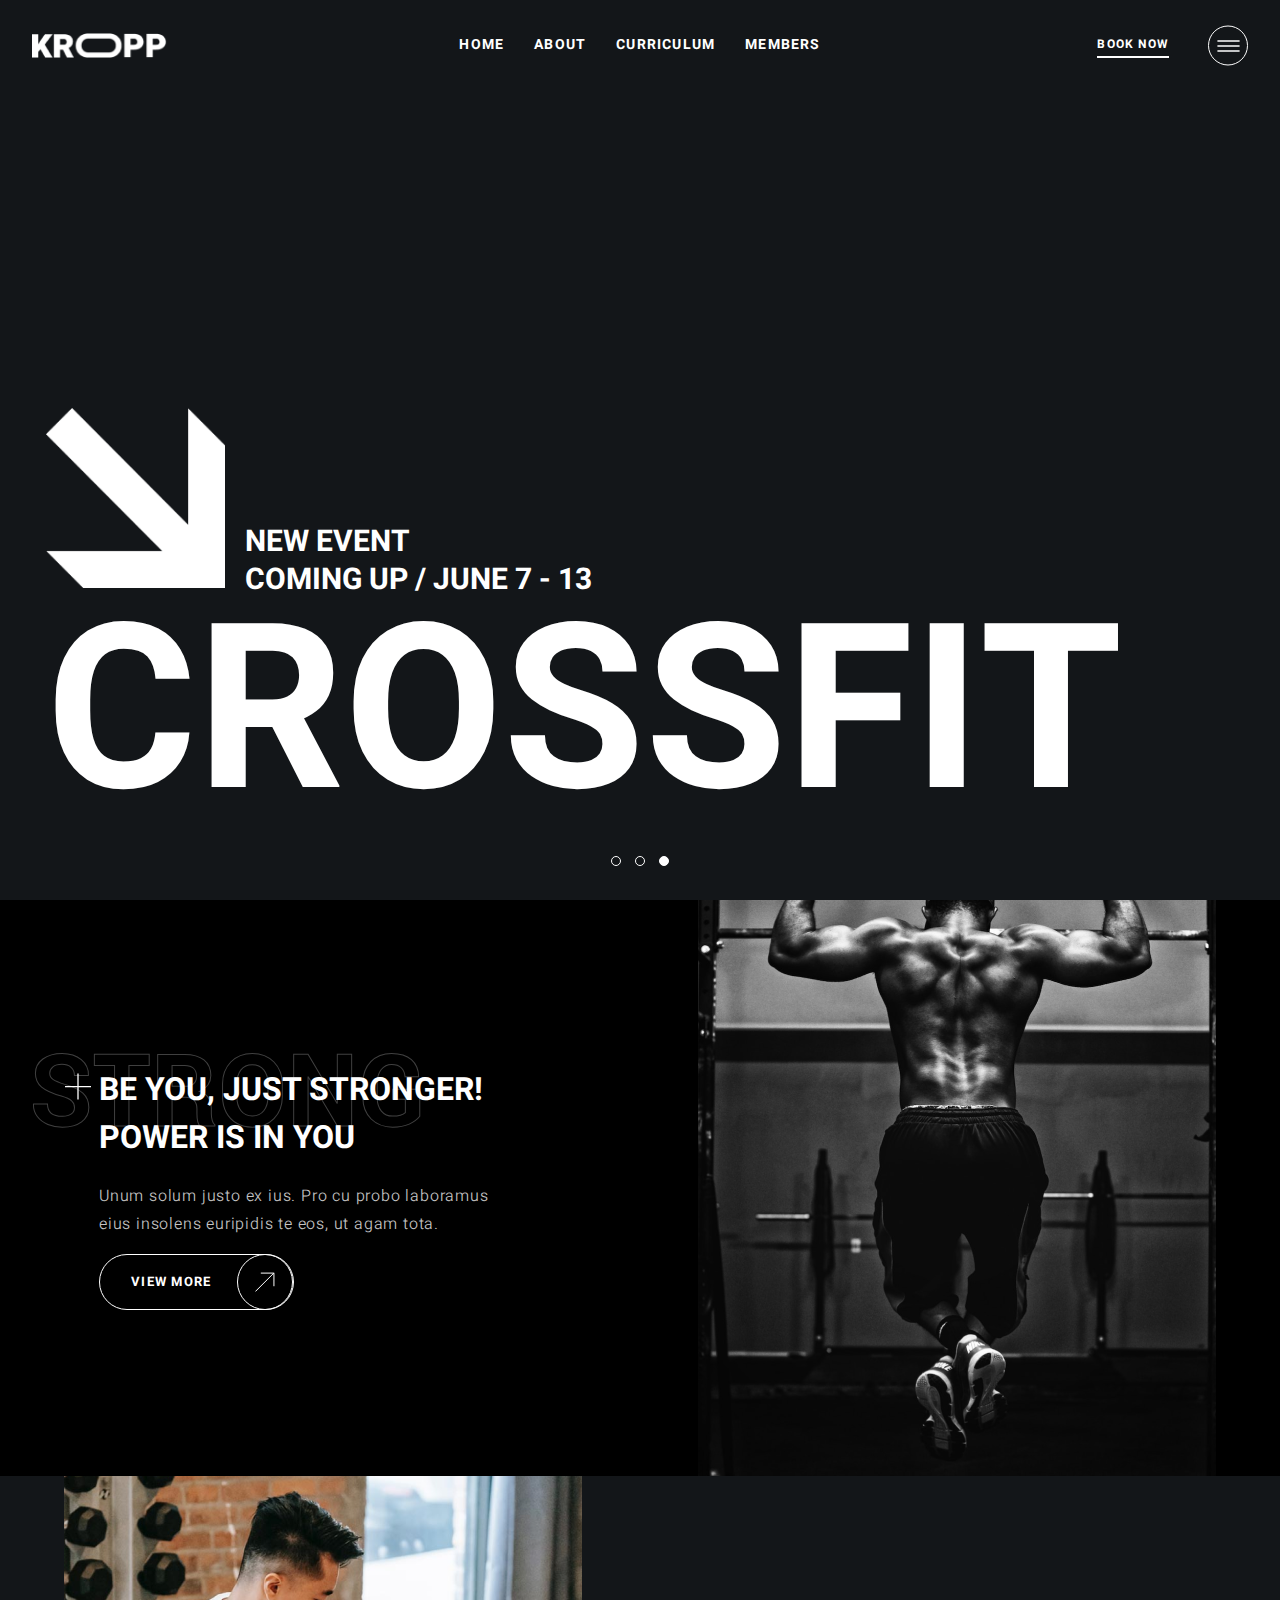
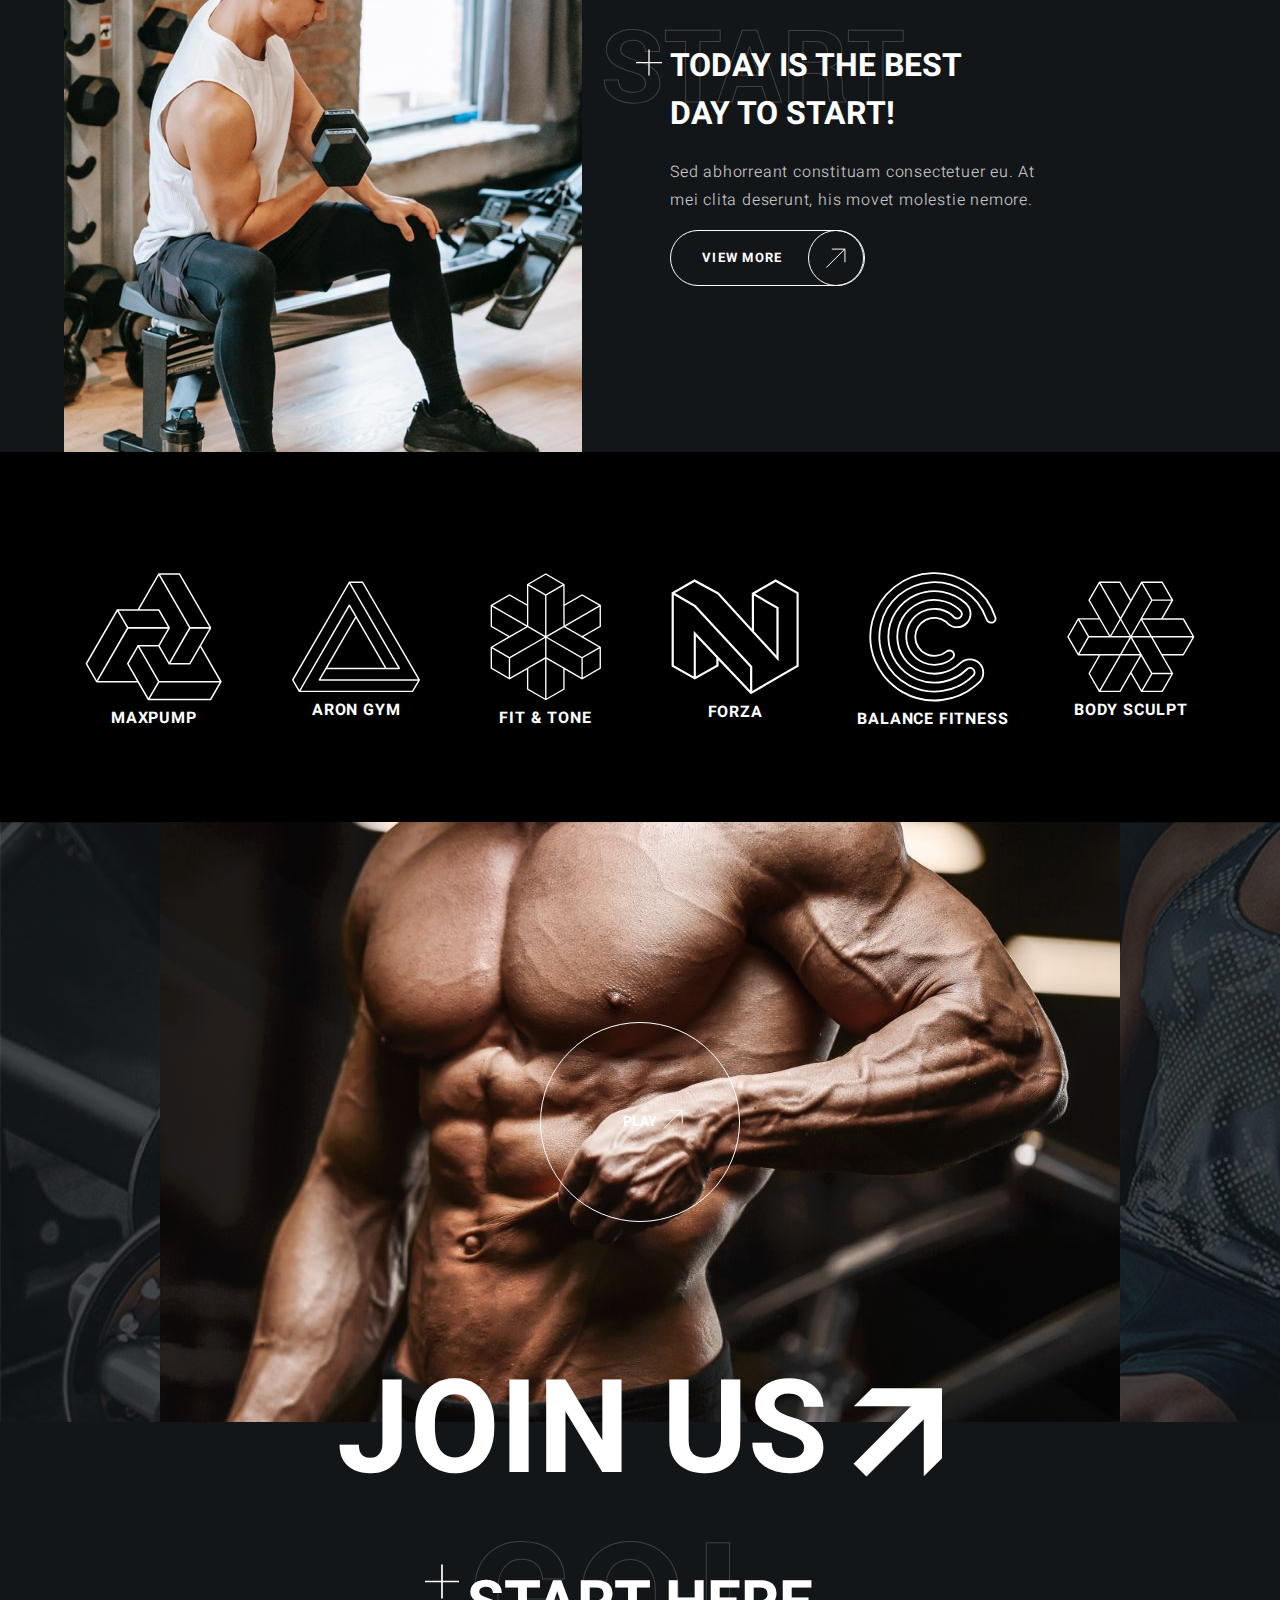
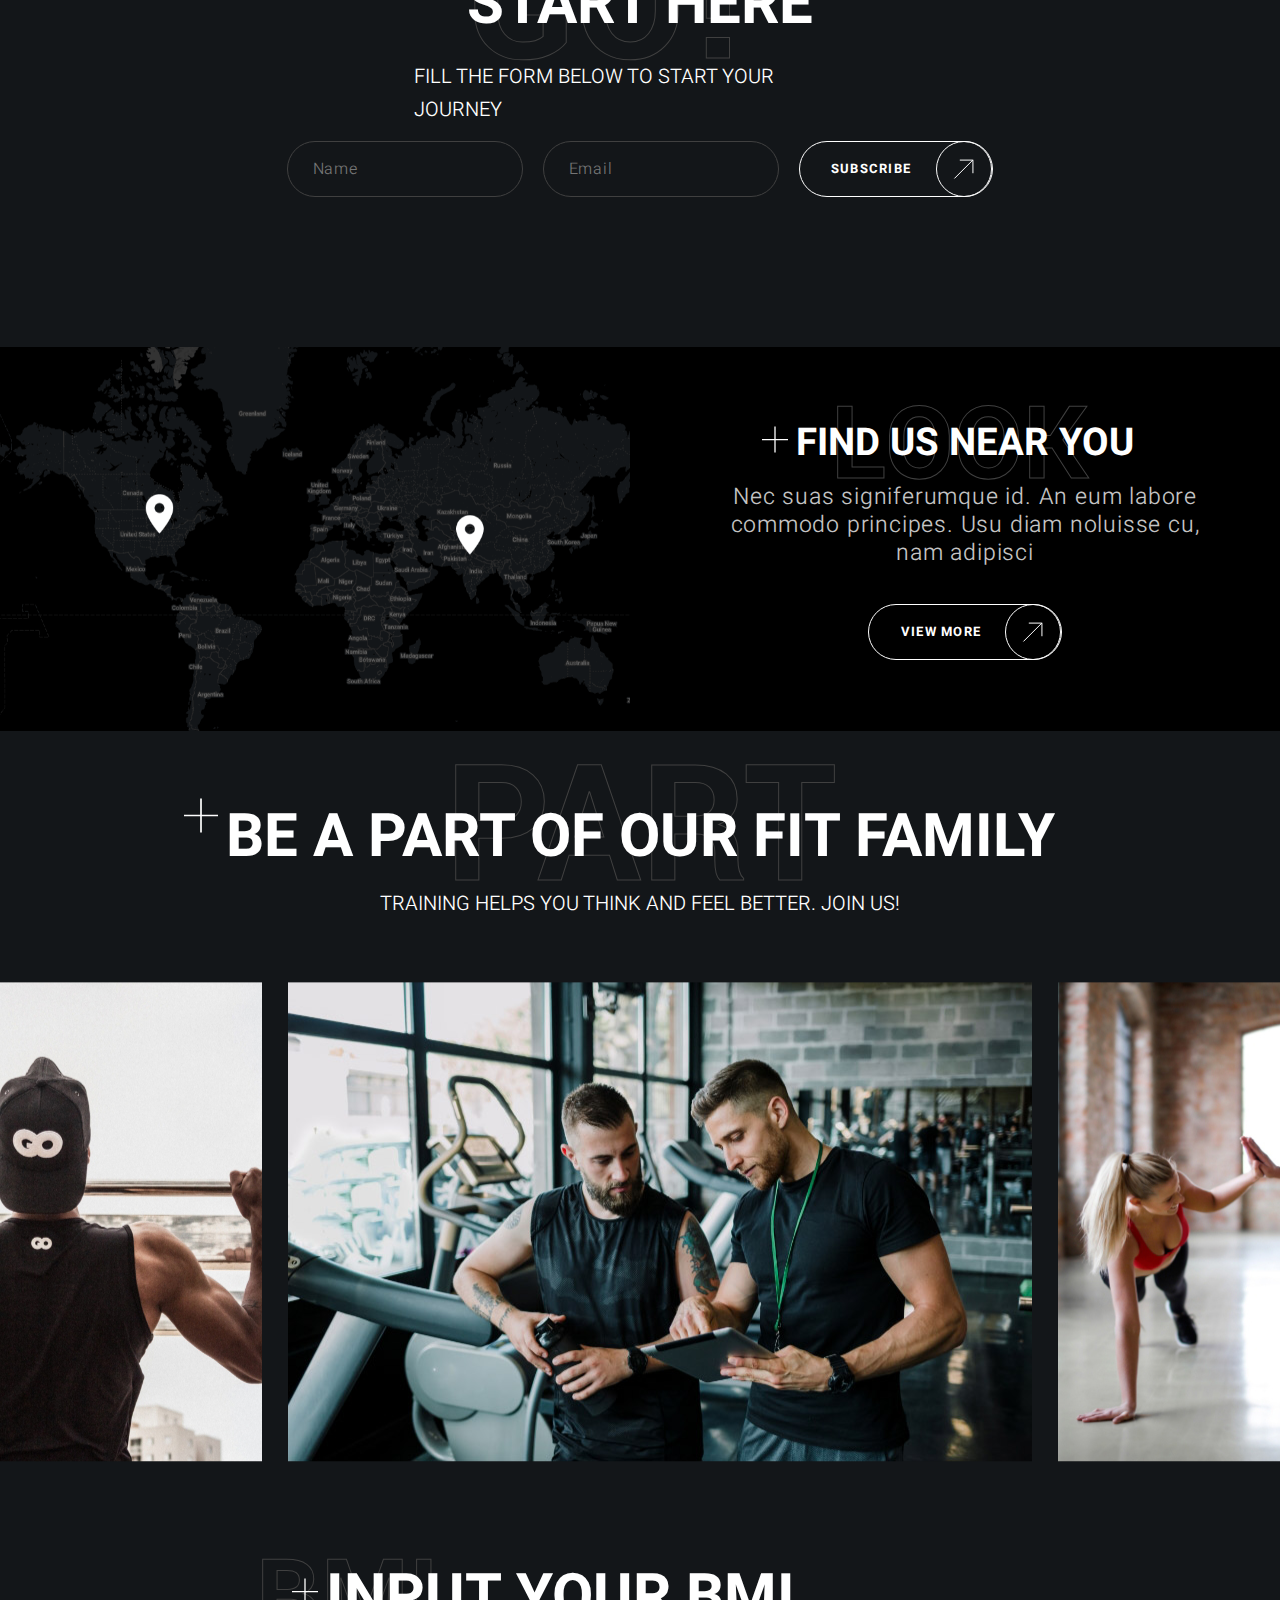
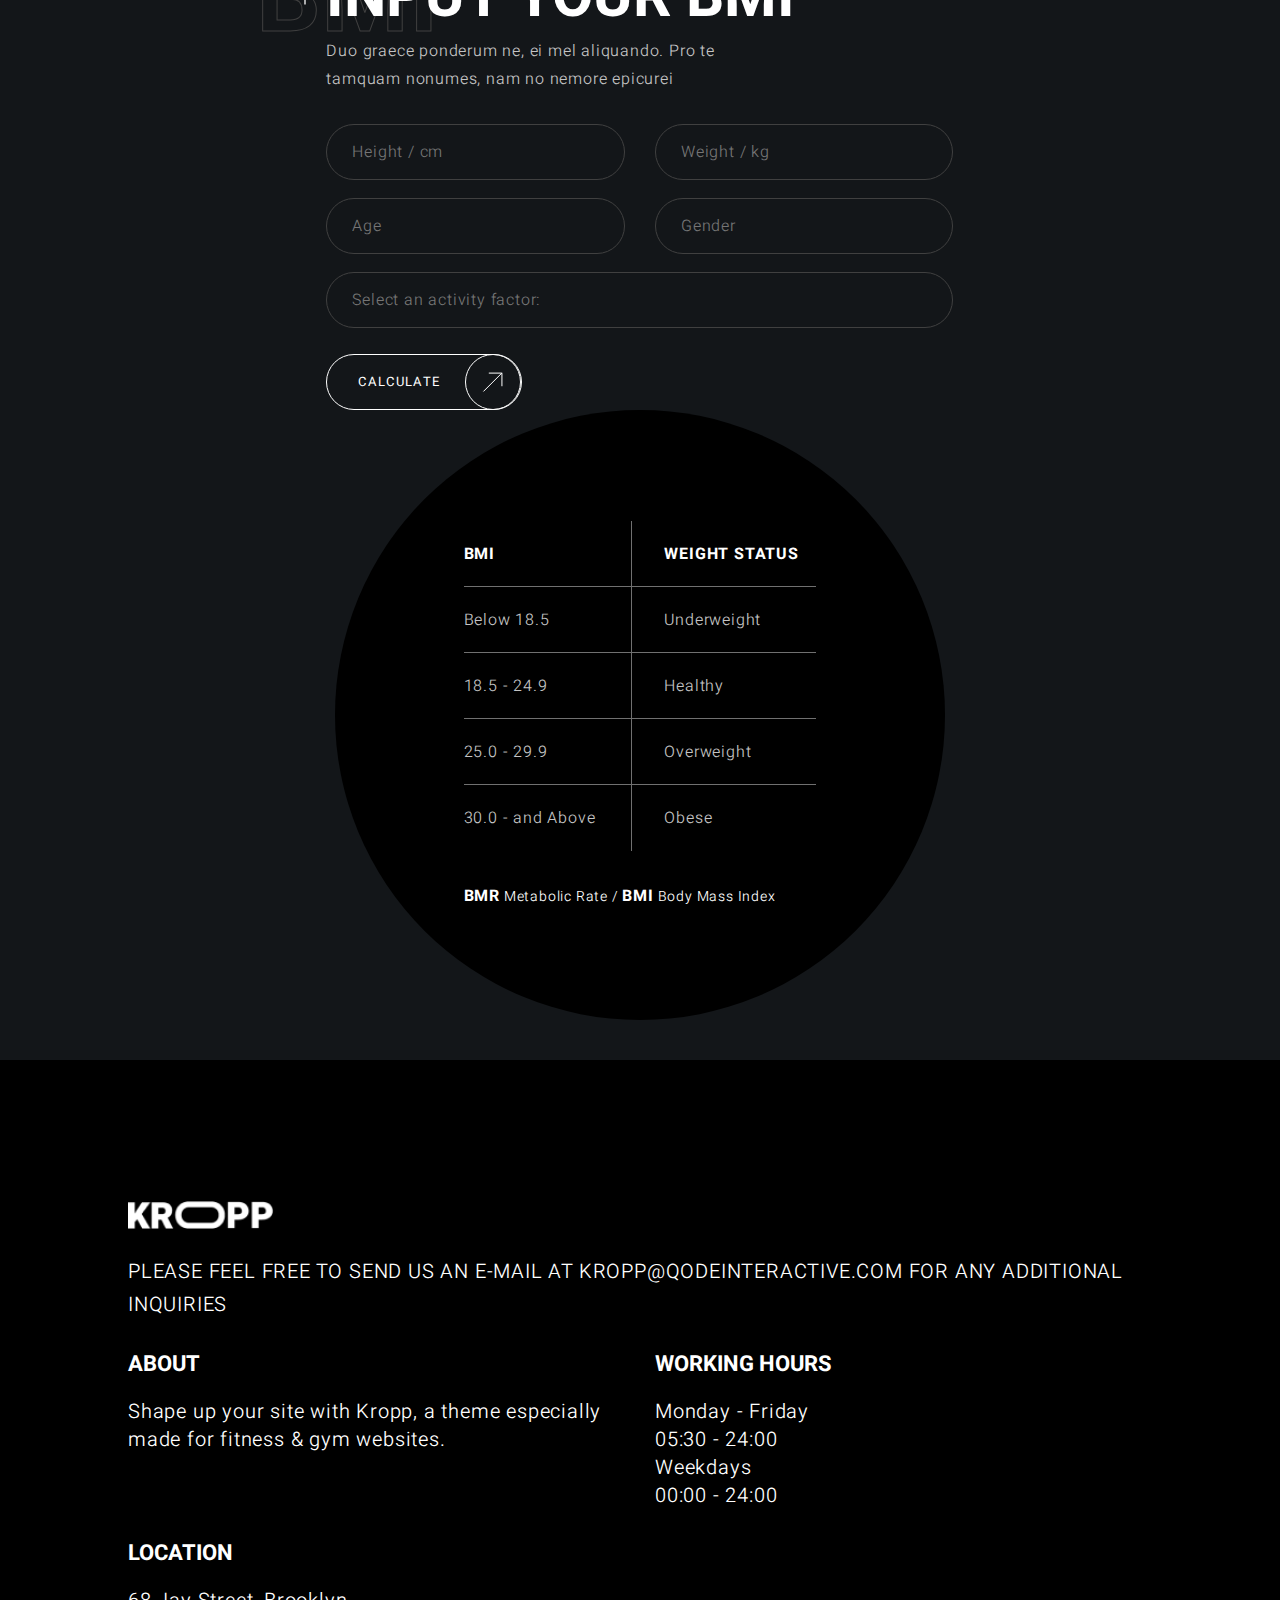
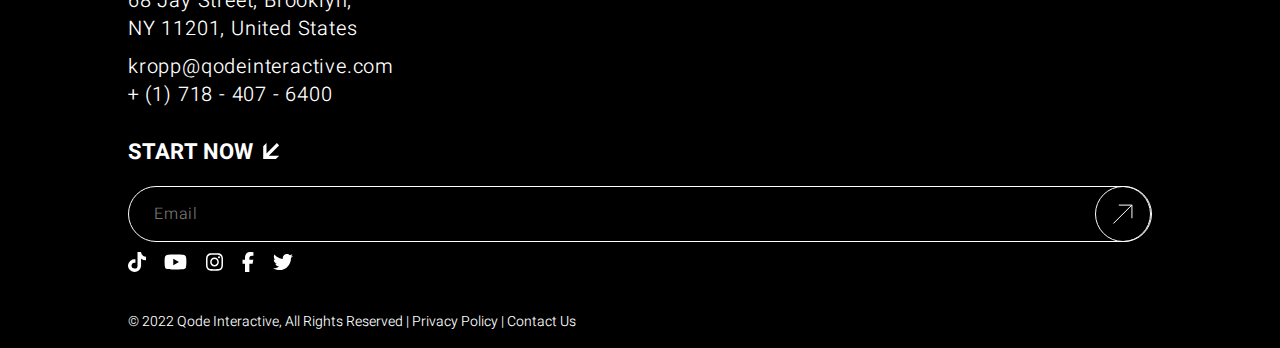
<file: index.html>
<!DOCTYPE html>
<html lang="en">
<head>
  <meta charset="UTF-8">
  <meta name="viewport" content="width=device-width, initial-scale=1.0">
  <title>KROPP</title>
  <link href="https://fonts.googleapis.com/css2?family=Heebo:wght@100..900&family=Yantramanav:wght@100;300;400;500;700;900&display=swap" rel="stylesheet">
  <link rel="stylesheet" href="global.css">
  <link rel="stylesheet" href="index.css">
</head>
<body>
  <header>
    <h1 class="logo">
      <a href="index.html">
        <img src="images/logo.png" alt="KROPP logo">
      </a>
    </h1>
    <h2 class="a11y-hidden">메뉴</h2>
    <div class="utility">
      <button class="btn-book" aria-label="booking button">Book now</button>
      <input id="hamburger" type="checkbox">
      <label for="hamburger" id="btn-hamburger" aria-label="open navigation menu" >
        <div class="btn"><img src="images/ico_what.svg" alt="open menu button"></div>
      </label>
    </div>
    <nav class="gnb" aria-label="main menu">
      <ul>
        <li><a href="index.html" target="_blank" title="Open new window" aria-label="open home in new tab">Home</a></li>
        <li><a href="pages/sub1/sub1.html" target="_blank" title="Open new window" aria-label="open about page in new tab">ABOUT</a></li>
        <li><a href="pages/sub3/sub3.html" target="_blank" title="Open new window" aria-label="open curriculum page in new tab">Curriculum</a></li>
        <li><a href="pages/sub2/sub2.html" target="_blank" title="Open new window" aria-label="open members page in new tab">members</a></li>
      </ul>
    </nav>
  </header>

  <main>
    <section class="section--hero">
      <h2 class="a11y-hidden">advertisement</h2>
      <div class="slider__wrapper">
        <div class="slider__silde slider__slide--information">
          <div class="slide__upper-wrapper">
            <div class="slide__image"><img src="images/slide.png" alt=""></div>
            <div class="slide__text--sm">New event<br>coming up / june 7 - 13</div>
          </div>
          <div class="slide__text--lg">crossfit</div>
        </div>
        <div class="slider__bullet">
          <img src="images/ico_bullet.svg" alt="">
        </div>
      </div>
    </section>

    <section class="section--split split--first">
      <h2 class="a11y-hidden">advertisement</h2>
      <div class="split--wrapper">
        <div class="split__text-wrapper">
          <div class="split__text--lg lg-text">Be you, just stronger!<br>Power is in you</div>
          <div class="split__text--sm">Unum solum justo ex ius. Pro cu probo laboramus eius insolens euripidis te eos, ut agam tota.</div>
          <a class="split__button btn--arrow">View more</a>
        </div>
        <div class="split__img"><img src="images/img_split_strong.png" alt=""></div>
      </div>
    </section>

    <section class="section--split split--second">
      <h2 class="a11y-hidden">advertisement</h2>
      <div class="split--wrapper">
        <div class="split__img"><img src="images/img_split_start.png" alt=""></div>
        <div class="split__text-wrapper">
          <div class="split__text--lg lg-text">Today is the best<br>day to start!</div>
          <div class="split__text--sm">Sed abhorreant constituam consectetuer eu. At mei clita deserunt, his movet molestie nemore.</div>
          <a class="split__button btn--arrow">View more</a>
        </div>
      </div>
    </section>

    <section class="section--partners">
      <h2 class="a11y-hidden"></h2>
      <div class="partners__partner">
        <img src="images/ico_partner_maxpump.svg" alt="">
        <div class="partner__text">Maxpump</div>
      </div>

      <div class="partners__partner">
        <img src="images/ico_partner_aronGym.svg"  alt="">
        <div class="partner__text">aron gym</div>
      </div>

      <div class="partners__partner">
        <img src="images/ico_partner_fitAndTone.svg" alt="">
        <div class="partner__text">fit &amp; tone</div>
      </div>

      <div class="partners__partner">
        <img src="images/ico_partner_forza.svg" alt="">
        <div class="partner__text">forza</div>
      </div>
      
      <div class="partners__partner">
        <img src="images/ico_partner_balanceFitness.svg" alt="">
        <div class="partner__text">balance fitness</div>
      </div>

      <div class="partners__partner">
        <img src="images/ico_partner_bodySculpt.svg" alt="">
        <div class="partner__text">body sculpt</div>
      </div>

    </section>
    
    <section class="section--video">
      <img src="images/video__dummy.png" alt="video dummy">
      <div class="video__btn--play"><span>PLAY<img src="images/video_play_arrow.svg" alt=""></span></div>
    </section>
  
    <section class="section--form">
      <div class="form__title"><span>JOIN US</span><img src="images/ico_joinUs.svg" alt=""></div>
      <div class="form__text--lg lg-text">Start here</div>
      <div class="form__text--sm sm-text">fill the form below to start your journey</div>
      <div class="form__input--wrapper">
        <input type="text" placeholder="Name" id="form__input--name">
        <input type="text" placeholder="Email" id="form__input--emali">
        <a class="btn--arrow form__btn--subscribe">Subscribe</a>
      </div>
    </section>

    <section class="section--map">
      <div class="map__map--wrapper">
        <img src="images/map__dummy.png" alt="">
      </div>
      <div class="map__text--wrapper">
        <div class="lg-text map__text--lg">Find us near you</div>
        <div class="sm-text map__text--sm">Nec suas signiferumque id. An eum labore commodo principes. Usu diam noluisse cu, nam adipisci</div>
        <a class="btn--arrow map__btn--view-more">view more</a>
      </div>
    </section>

    <section class="section--family">
      <div class="family__text--wrapper">
        <div class="lg-text family__text--lg">be a part of our fit family</div>
        <div class="sm-text family__text--sm">Training helps you think and feel better. join us!</div>
      </div>
        <div class="family__image--wrapper">
          <img src="images/img_family_1.png" alt="">
          <img src="images/img_family_2.png" alt="">
          <img src="images/img_family_3.png" alt="">
          <img src="images/img_family_4.png" alt="">
          <img src="images/img_family_1.png" alt="">
      </div>
    </section>

    <section class="section--bmi">
      <div class="bmi__text--wrapper">
        <div class="lg-text bmi__text--lg">Input your BMI</div>
        <div class="sm-text bmi__text--sm">Duo graece ponderum ne, ei mel aliquando. Pro te<br>tamquam nonumes, nam no nemore epicurei</div>
        <div class="bmi__input--wrapper">
          <input id="bmi__input--height" type="text" placeholder="Height / cm">
          <input id="bmi__input--weight" type="text" placeholder="Weight / kg">
          <input id="bmi__input--age" type="text" placeholder="Age">
          <input id="bmi--input--gender" type="text" placeholder="Gender">
          <input id="bmi--input--factor" type="text" placeholder="Select an activity factor:">
        </div>
        <button class="btn--arrow bmi__btn--bmi-calculate">Calculate</button>
      </div>
      <div class="bmi__table--wrapper">
        <div class="bmi__table">
          <div class="bmi__table__header bmi__table__row">
            <div class="bmi__table__cell">BMI</div>
            <div class="bmi__table__cell">Weight status</div>
          </div>
          <div class="bmi__table__row">
            <div class="bmi__table__cell">Below 18.5</div>
            <div class="bmi__table__cell">Underweight</div>
          </div>
          <div class="bmi__table__row">
            <div class="bmi__table__cell">18.5 - 24.9</div>
            <div class="bmi__table__cell">Healthy</div>
          </div>
          <div class="bmi__table__row">
            <div class="bmi__table__cell">25.0 - 29.9</div>
            <div class="bmi__table__cell">Overweight</div>
          </div>
          <div class="bmi__table__row">
            <div class="bmi__table__cell">30.0 - and Above</div>
            <div class="bmi__table__cell">Obese</div>
          </div>
        </div>
        <span> <strong>BMR</strong> Metabolic Rate / <strong>BMI</strong> Body Mass Index</span>
      </div>
    </section>
  </main>
  
  <footer>
    <div class="footer__wrapper ">
      <div class="footer__logo"><img src="images/logo.png" alt=""></div>
      <span class="footer__text">please feel free to send us an e-mail at kropp@qodeinteractive.com For any additional inquiries</span>
      <div class="footer__item" id="footer__item--about">
        <div class="footer__item__title">About</div>
        <div class="footer__item__body">Shape up your site with Kropp, a theme especially made for fitness &amp; gym websites.</div>
      </div>
      <div class="footer__item" id="footer__item--working-hours">
        <div class="footer__item__title">Working hours</div>
        <div class="footer__item__body">
          <span>Monday - Friday<br>05:30 - 24:00</span>
          <span>Weekdays<br>00:00 - 24:00</span>
        </div>
      </div>
      <div class="footer__item" id="footer__item--location">
        <div class="footer__item__title">Location</div>
        <div class="footer__item__body">
          <span>68 Jay Street, Brooklyn,<br>NY 11201, United States</span>
          <span>kropp@qodeinteractive.com<br>+ (1) 718 - 407 - 6400</span>
        </div>
      </div>
      <div class="footer__item" id="footer__item--start-now">
        <div class="footer__item__title">start now</div>
        <div class="btn--arrow footer__btn"><input type="email" placeholder="Email" class="footer__input"></div>
        <div class="footer__item__icon-wrapper">
          <a><img src="images/ico_ticktok.svg" alt=""></a>
          <a><img src="images/ico_youtube.svg" alt=""></a>
          <a><img src="images/ico_instagram.svg" alt=""></a>
          <a><img src="images/ico_facebook.svg" alt=""></a>
          <a><img src="images/ico_twitter.svg" alt=""></a>
        </div>
      </div>
      <span class="footer__bottom-text">© 2022 Qode Interactive, All Rights Reserved | Privacy Policy | Contact Us</span>
    </div>
  </footer>
  

</body>
</html>
</file>
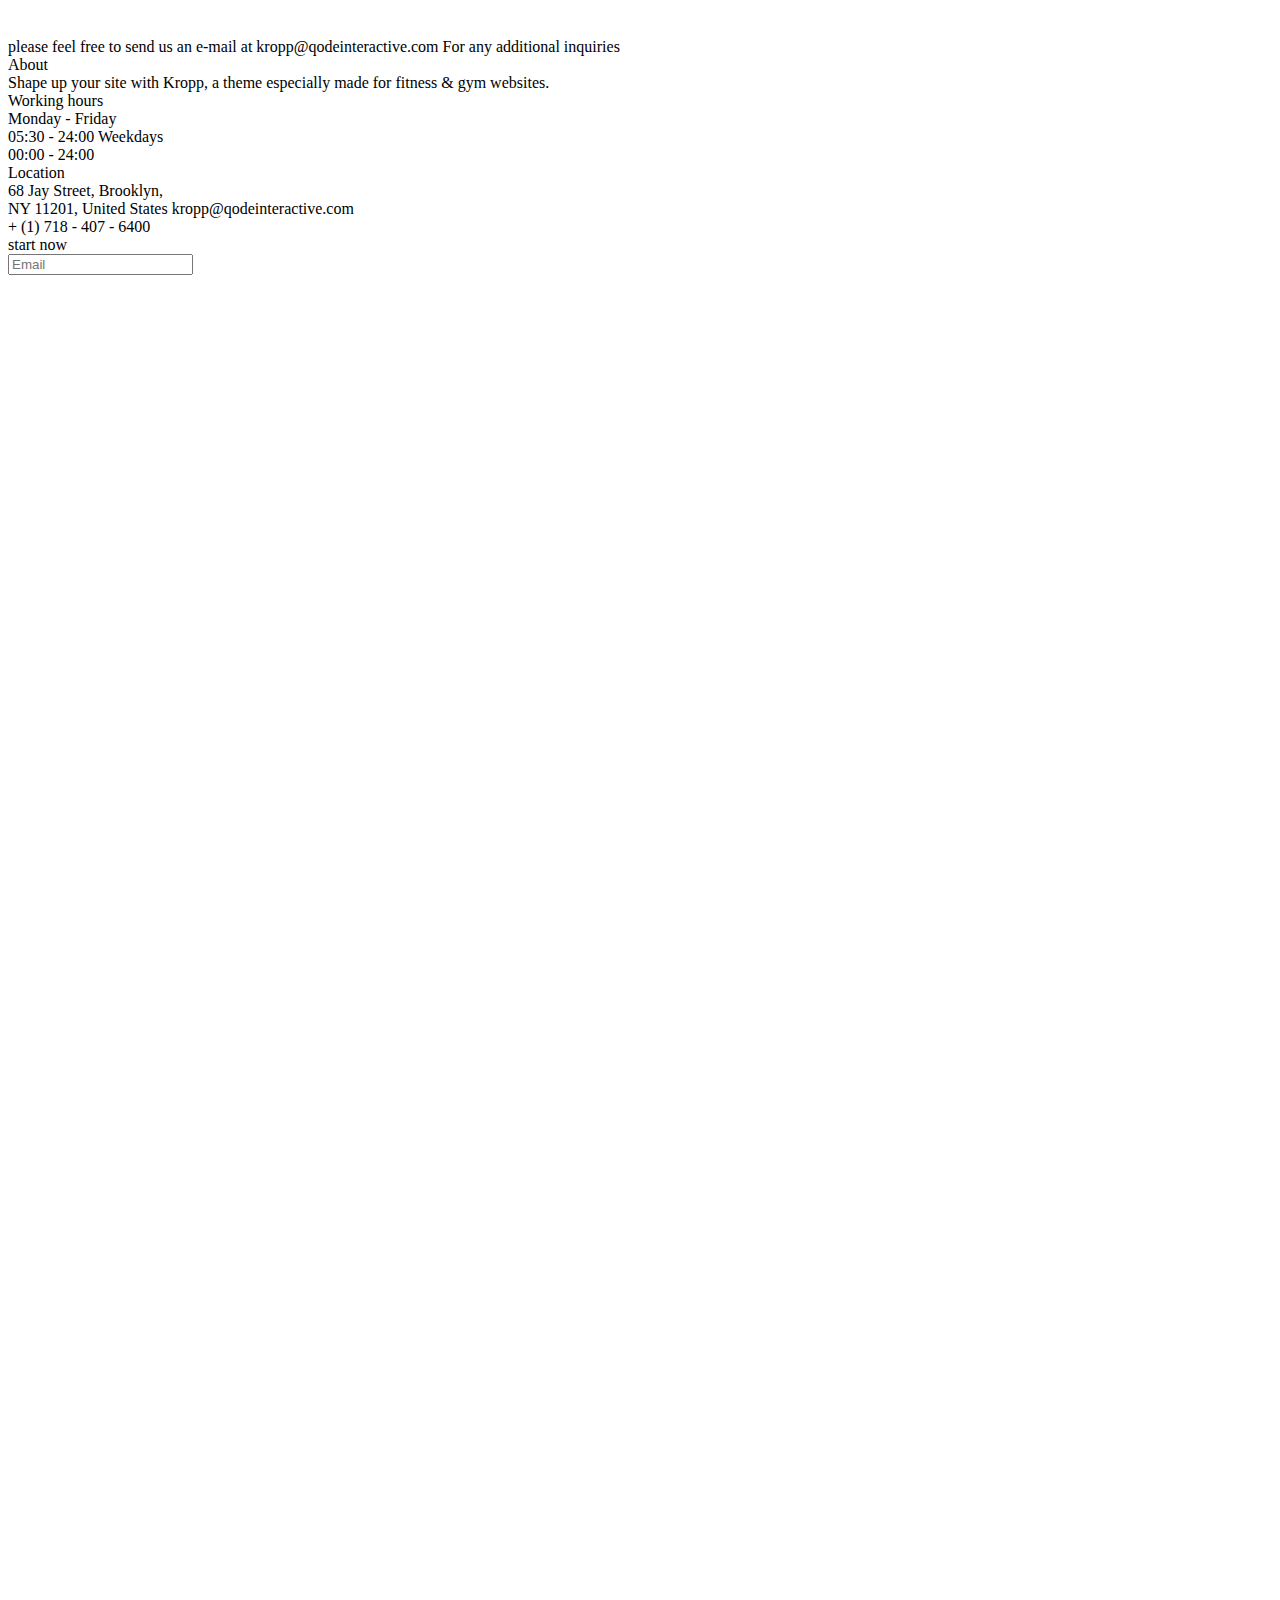
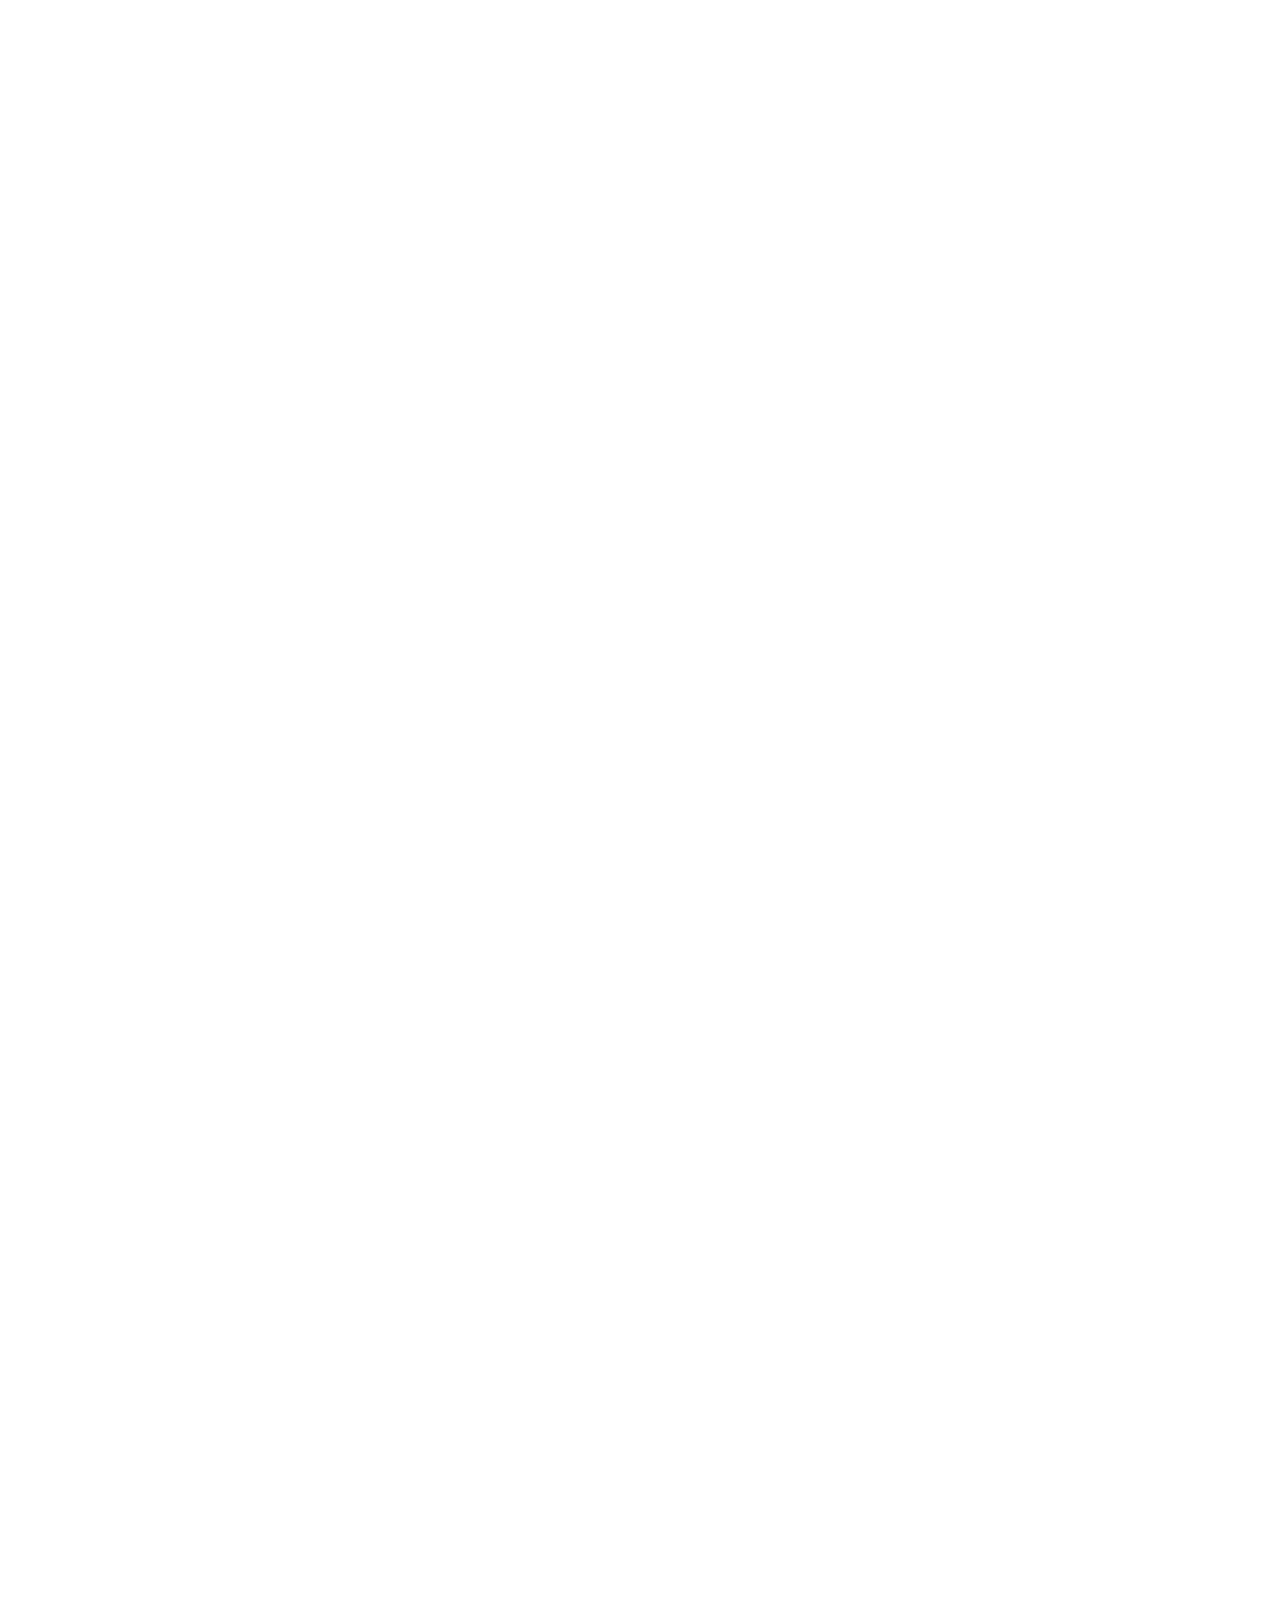
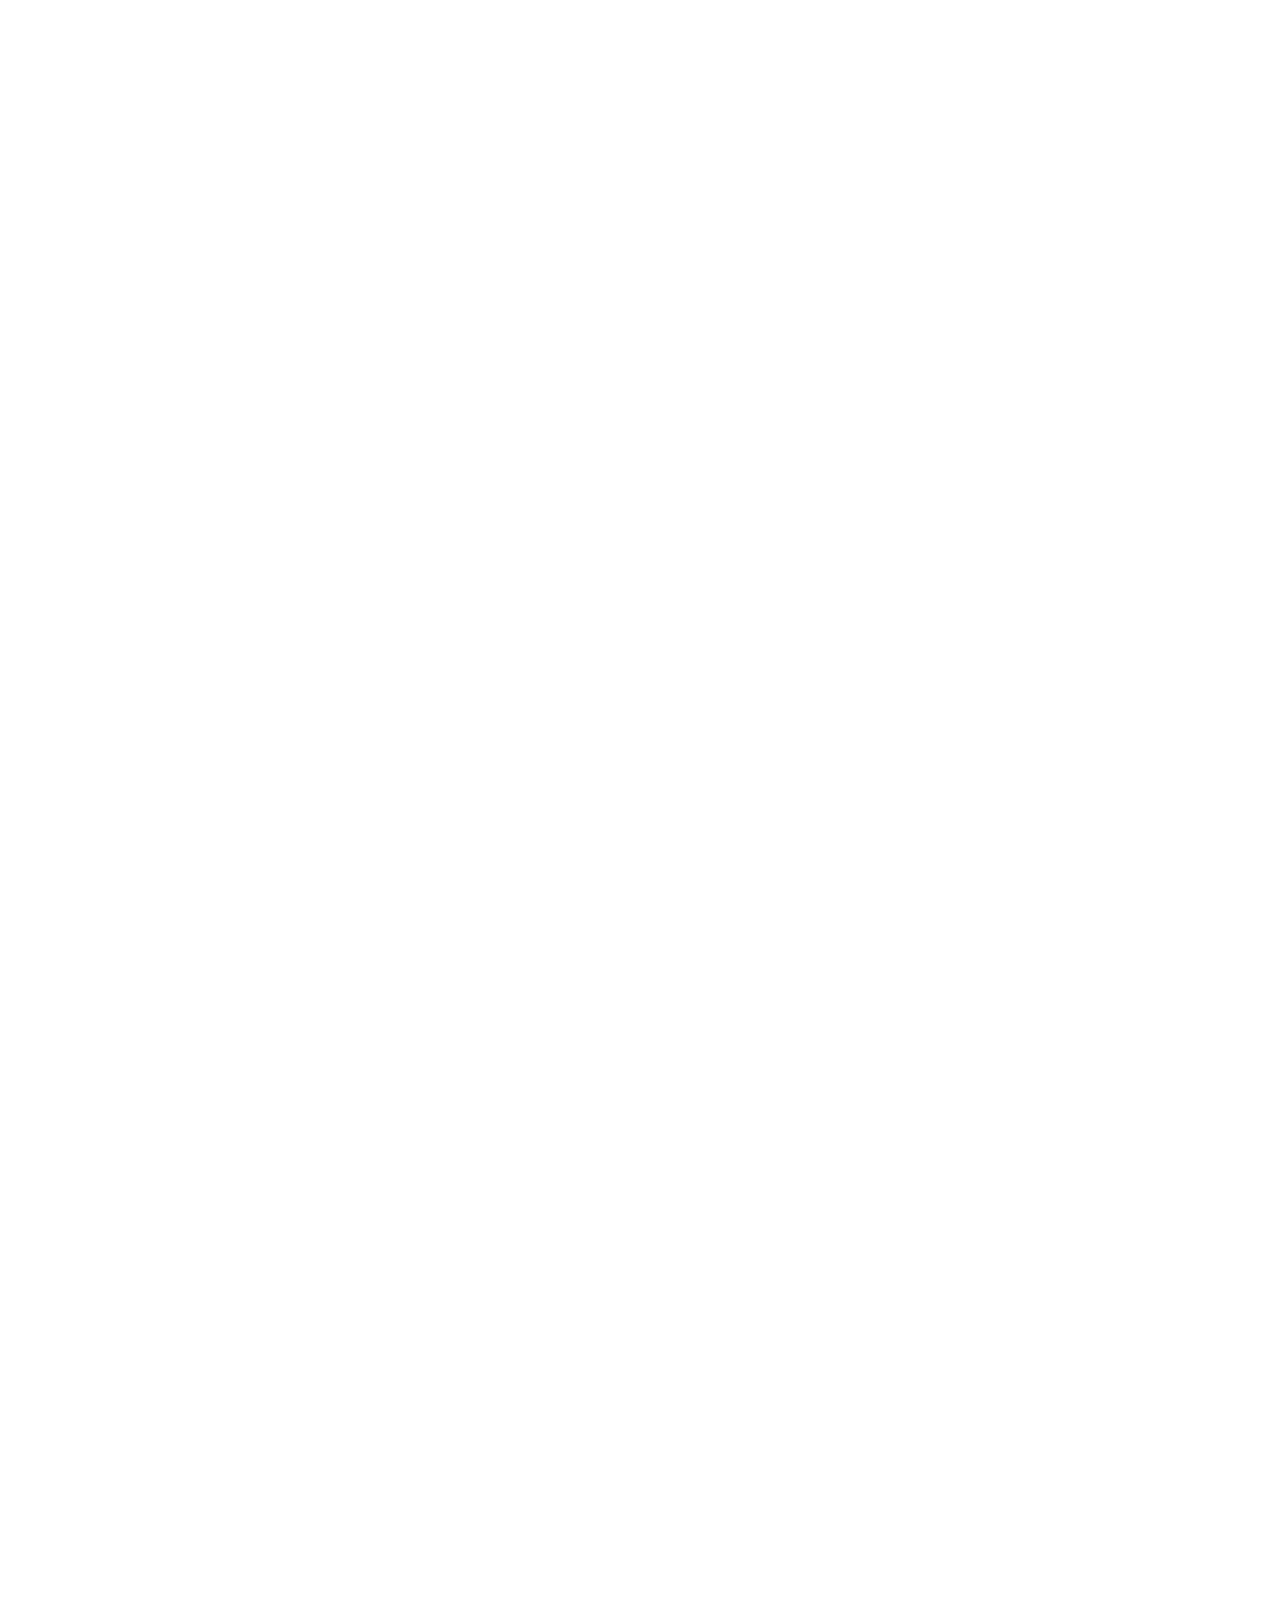
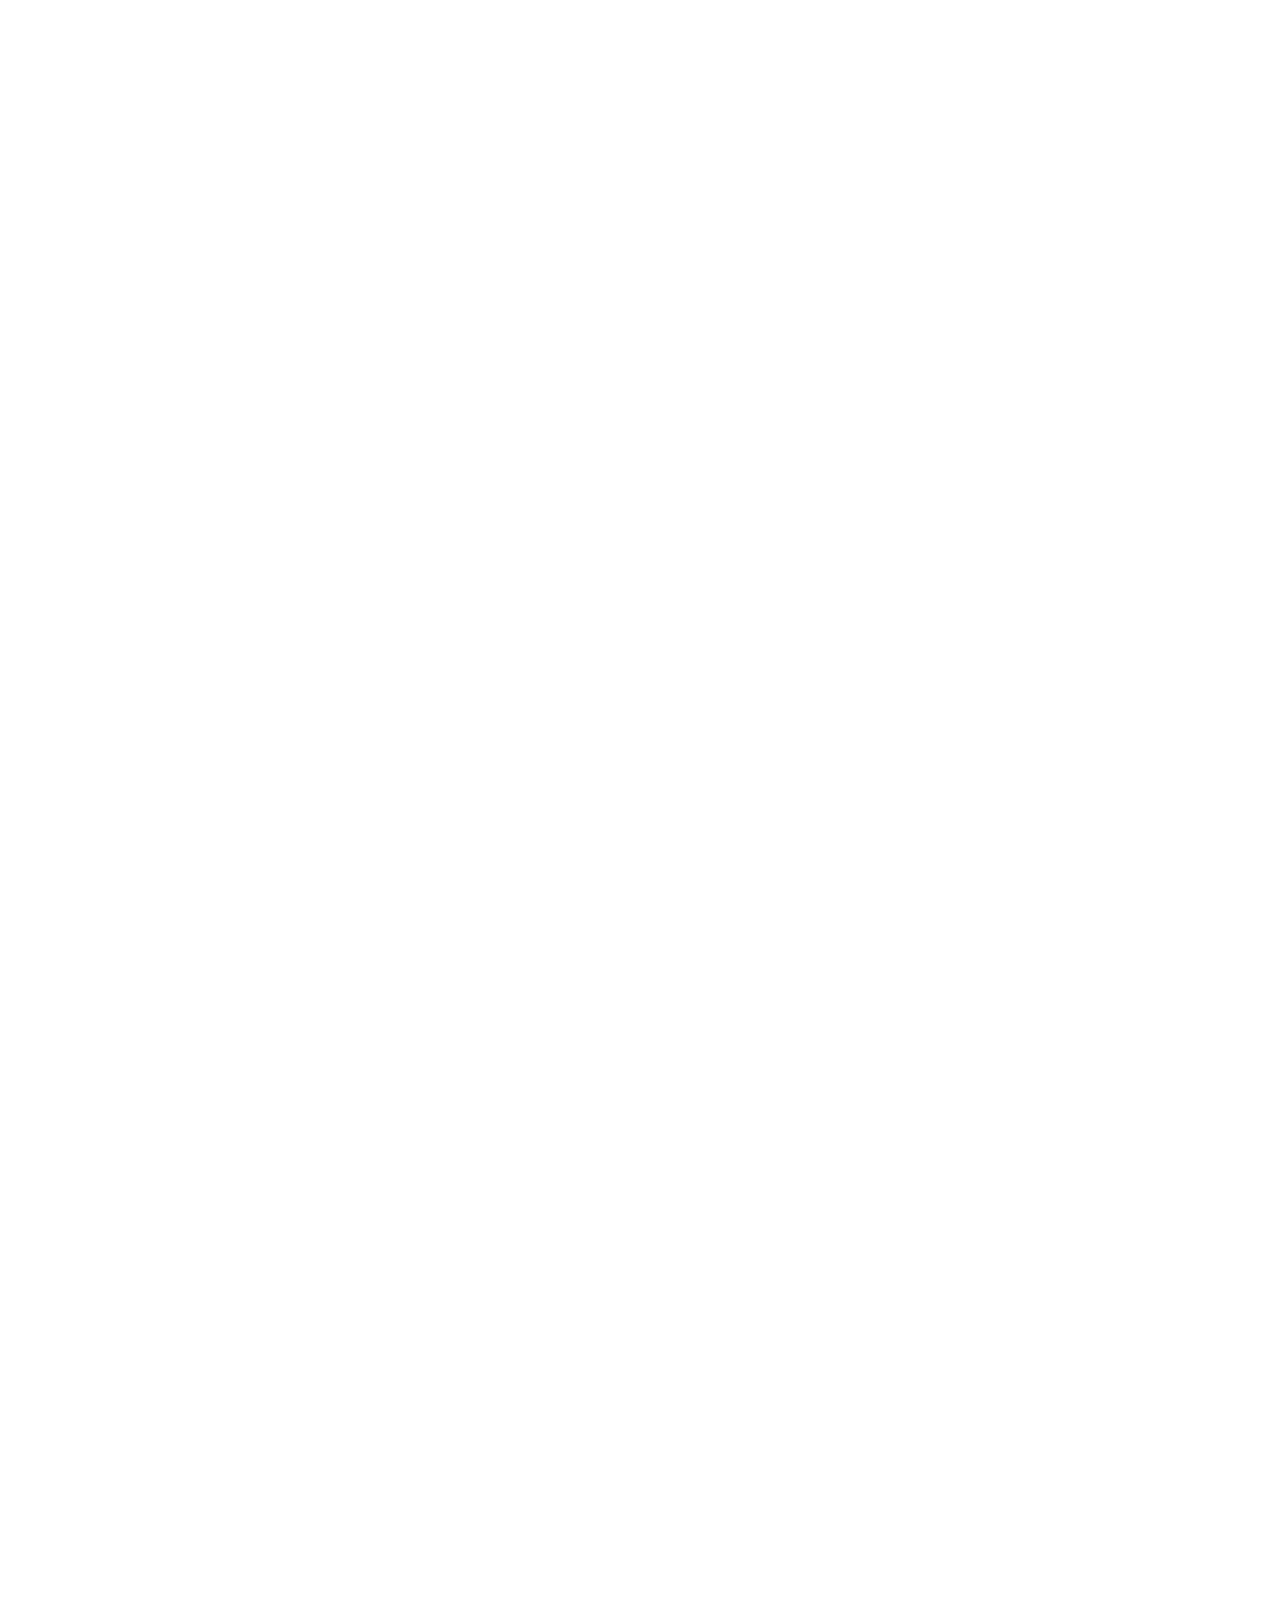
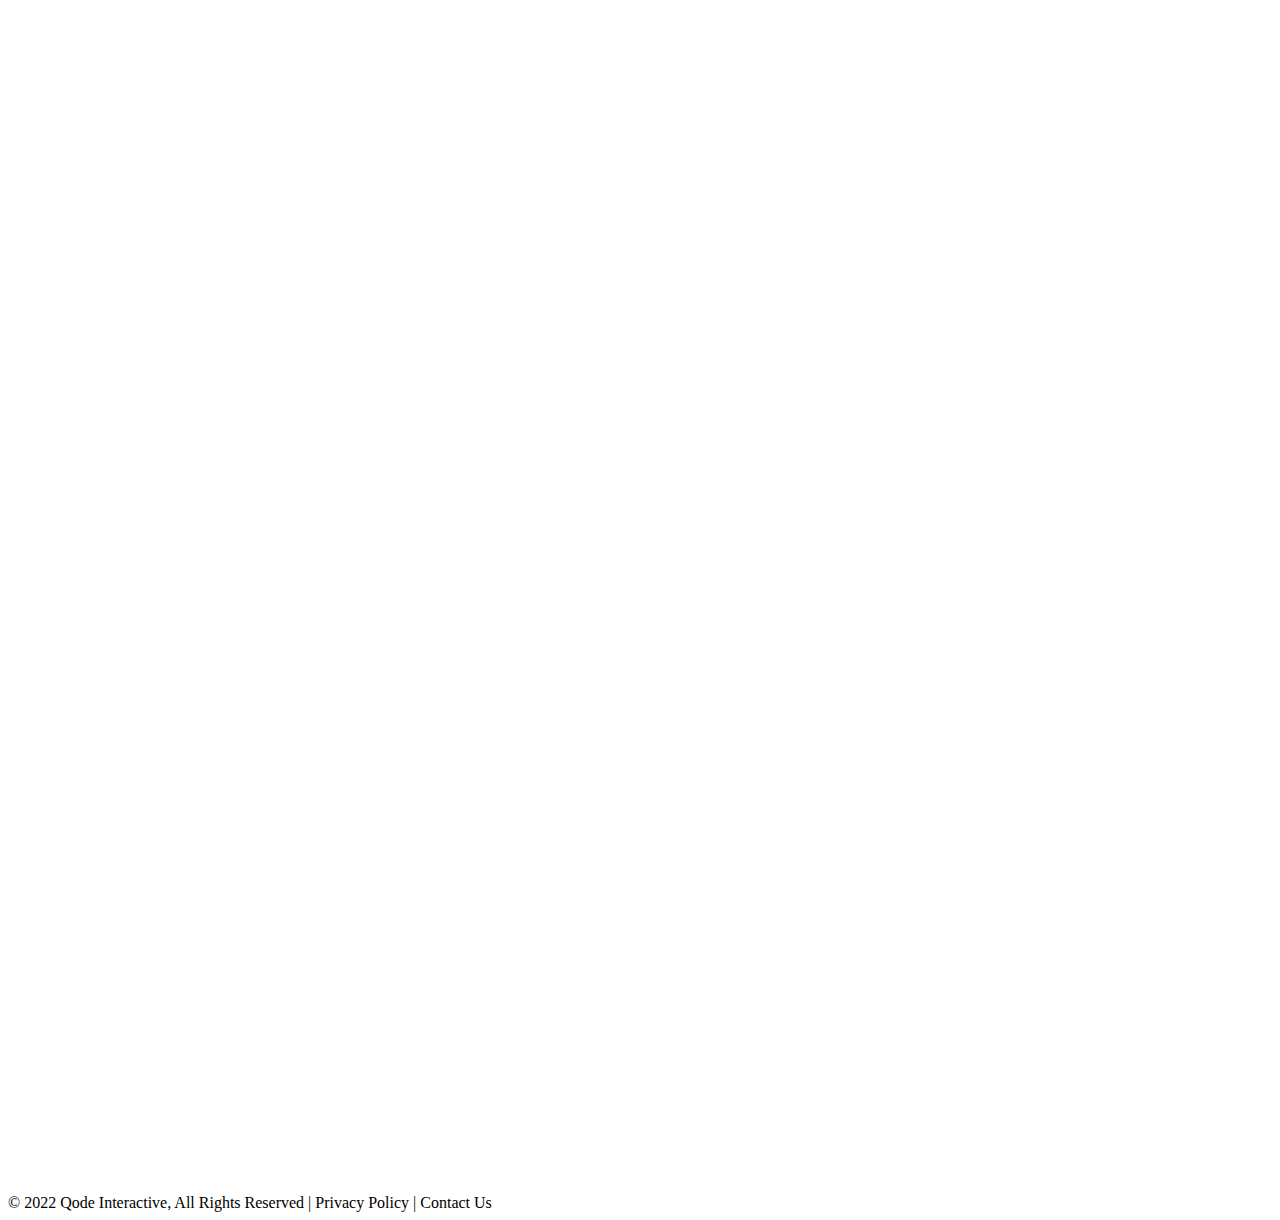
<file: footer-template.html>
<!DOCTYPE html>
<html lang="en">
<head>
  <meta charset="UTF-8">
  <meta name="viewport" content="width=device-width, initial-scale=1.0">
  <title>Document</title>
</head>
<body>

  <footer>
    <div class="footer__wrapper ">
      <div class="footer__logo"><img src="images/logo.png" alt=""></div>
      <span class="footer__text">please feel free to send us an e-mail at kropp@qodeinteractive.com For any additional inquiries</span>
      <div class="footer__item" id="footer__item--about">
        <div class="footer__item__title">About</div>
        <div class="footer__item__body">Shape up your site with Kropp, a theme especially made for fitness &amp; gym websites.</div>
      </div>
      <div class="footer__item" id="footer__item--working-hours">
        <div class="footer__item__title">Working hours</div>
        <div class="footer__item__body">
          <span>Monday - Friday<br>05:30 - 24:00</span>
          <span>Weekdays<br>00:00 - 24:00</span>
        </div>
      </div>
      <div class="footer__item" id="footer__item--location">
        <div class="footer__item__title">Location</div>
        <div class="footer__item__body">
          <span>68 Jay Street, Brooklyn,<br>NY 11201, United States</span>
          <span>kropp@qodeinteractive.com<br>+ (1) 718 - 407 - 6400</span>
        </div>
      </div>
      <div class="footer__item" id="footer__item--start-now">
        <div class="footer__item__title">start now</div>
        <div class="btn--arrow footer__btn"><input type="email" placeholder="Email" class="footer__input"></div>
        <div class="footer__item__icon-wrapper">
          <a><img src="images/ico_ticktok.svg" alt=""></a>
          <a><img src="images/ico_youtube.svg" alt=""></a>
          <a><img src="images/ico_instagram.svg" alt=""></a>
          <a><img src="images/ico_facebook.svg" alt=""></a>
          <a><img src="images/ico_twitter.svg" alt=""></a>
        </div>
      </div>
      <span class="footer__bottom-text">© 2022 Qode Interactive, All Rights Reserved | Privacy Policy | Contact Us</span>
    </div>
  </footer>
  
</body>
</html>
</file>
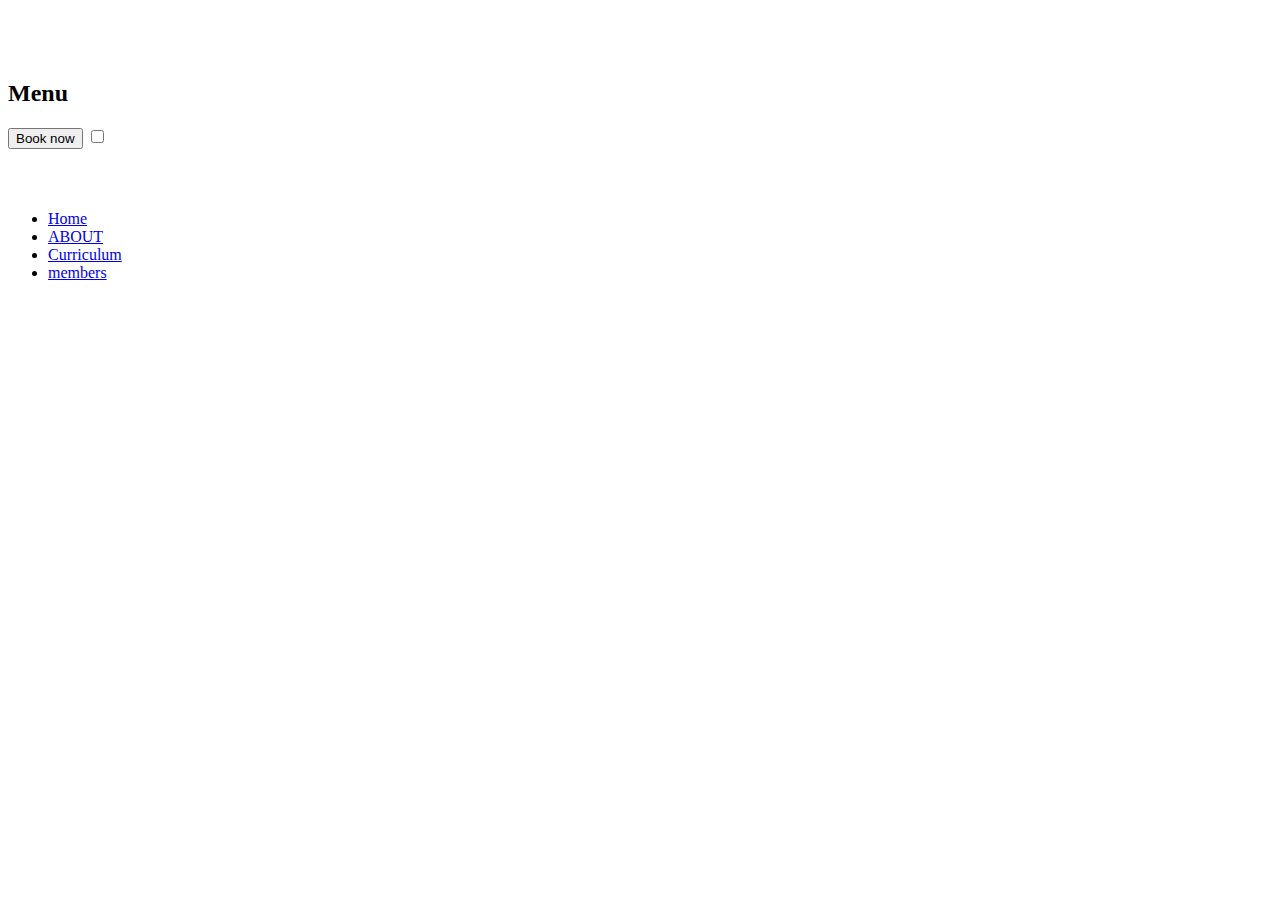
<file: header-template.html>
<!DOCTYPE html>
<html lang="en">
<head>
  <meta charset="UTF-8">
  <meta name="viewport" content="width=device-width, initial-scale=1.0">
  <title>Document</title>
</head>
<body>

  <header>
    <h1 class="logo"><a href=""><img src="images/logo.png" alt="KROPP"></a></h1>
    <h2 class="a11y-hidden">Menu</h2>

    <div class="utility">
      <button class="btn-book">Book now</button>
      <input id="hamburger" type="checkbox">
      <label for="hamburger" id="btn-hamburger"><div class="btn"><img src="images/ico_what.svg" alt="what"></div></label>
    </div>
    
    <nav class="gnb">
      <ul>
        <li><a href="../../index.html" target="_blank" title="Open new window">Home</a></li>
        <li><a href="../sub1/sub1.html" target="_blank" title="Open new window">ABOUT</a></li>
        <li><a href="../sub3/sub3.html" target="_blank" title="Open new window">Curriculum</a></li>
        <li><a href="../sub2/sub2.html" target="_blank" title="Open new window">members</a></li>
      </ul>
    </nav> 
  </header>
  
</body>
</html>
</file>
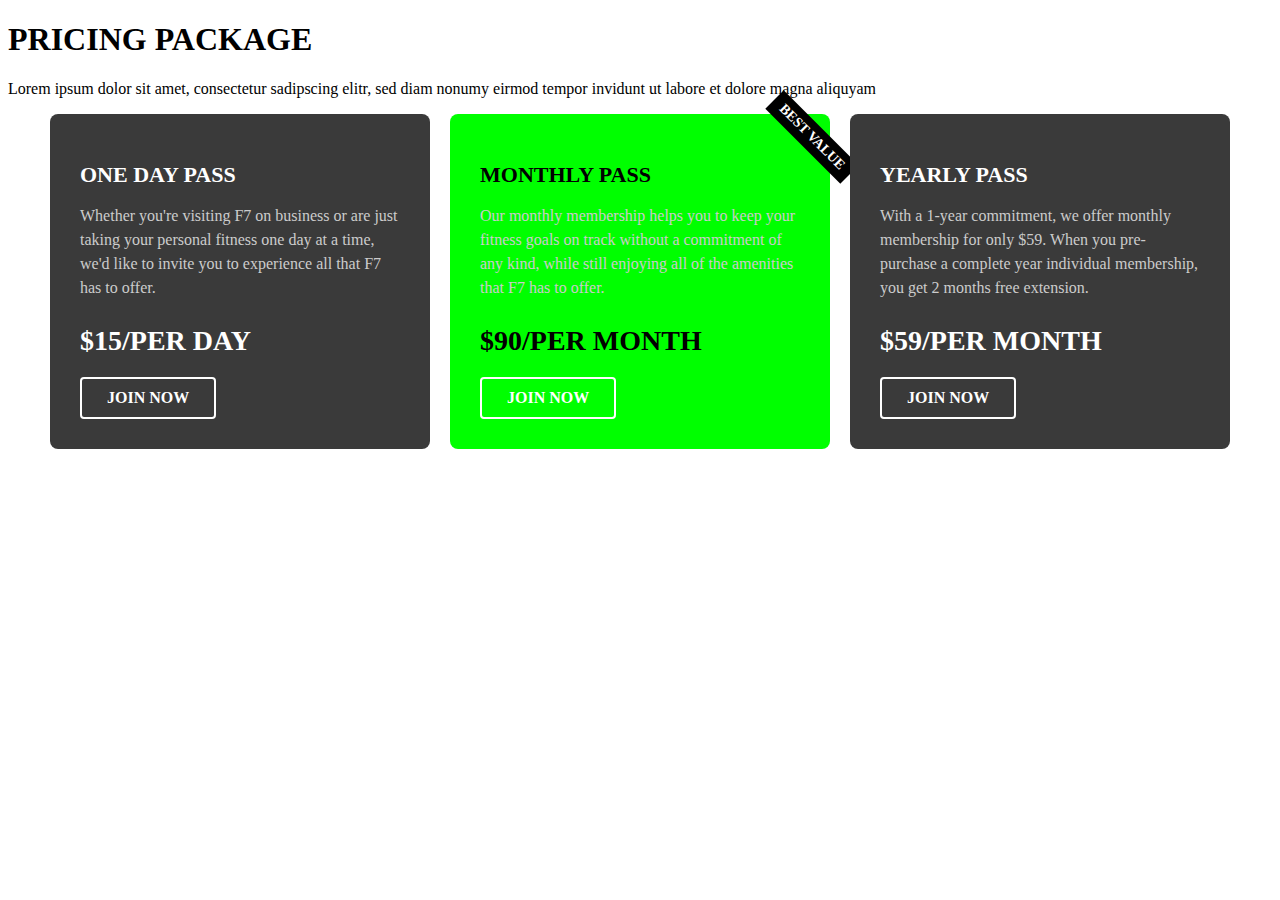
<file: test.html>
<!DOCTYPE html>
<html lang="en">
<head>
    <meta charset="UTF-8">
    <meta name="viewport" content="width=device-width, initial-scale=1.0">
    <title>Pricing Package</title>
    <link rel="stylesheet" href="test.css">

</head>
<body>
    <div class="container">
        <div class="header">
            <h1>PRICING PACKAGE</h1>
            <p>Lorem ipsum dolor sit amet, consectetur sadipscing elitr, sed diam nonumy eirmod tempor invidunt ut labore et dolore magna aliquyam</p>
        </div>

        <div class="pricing-cards">
            <div class="card">
                <h2>ONE DAY PASS</h2>
                <p>Whether you're visiting F7 on business or are just taking your personal fitness one day at a time, we'd like to invite you to experience all that F7 has to offer.</p>
                <div class="price">$15/PER DAY</div>
                <a href="#">JOIN NOW</a>
            </div>

            <div class="card highlight">
                <div class="best-value">BEST VALUE</div>
                <h2>MONTHLY PASS</h2>
                <p>Our monthly membership helps you to keep your fitness goals on track without a commitment of any kind, while still enjoying all of the amenities that F7 has to offer.</p>
                <div class="price">$90/PER MONTH</div>
                <a href="#">JOIN NOW</a>
            </div>

            <div class="card">
                <h2>YEARLY PASS</h2>
                <p>With a 1-year commitment, we offer monthly membership for only $59. When you pre-purchase a complete year individual membership, you get 2 months free extension.</p>
                <div class="price">$59/PER MONTH</div>
                <a href="#">JOIN NOW</a>
            </div>
        </div>
    </div>
</body>
</html>
</file>
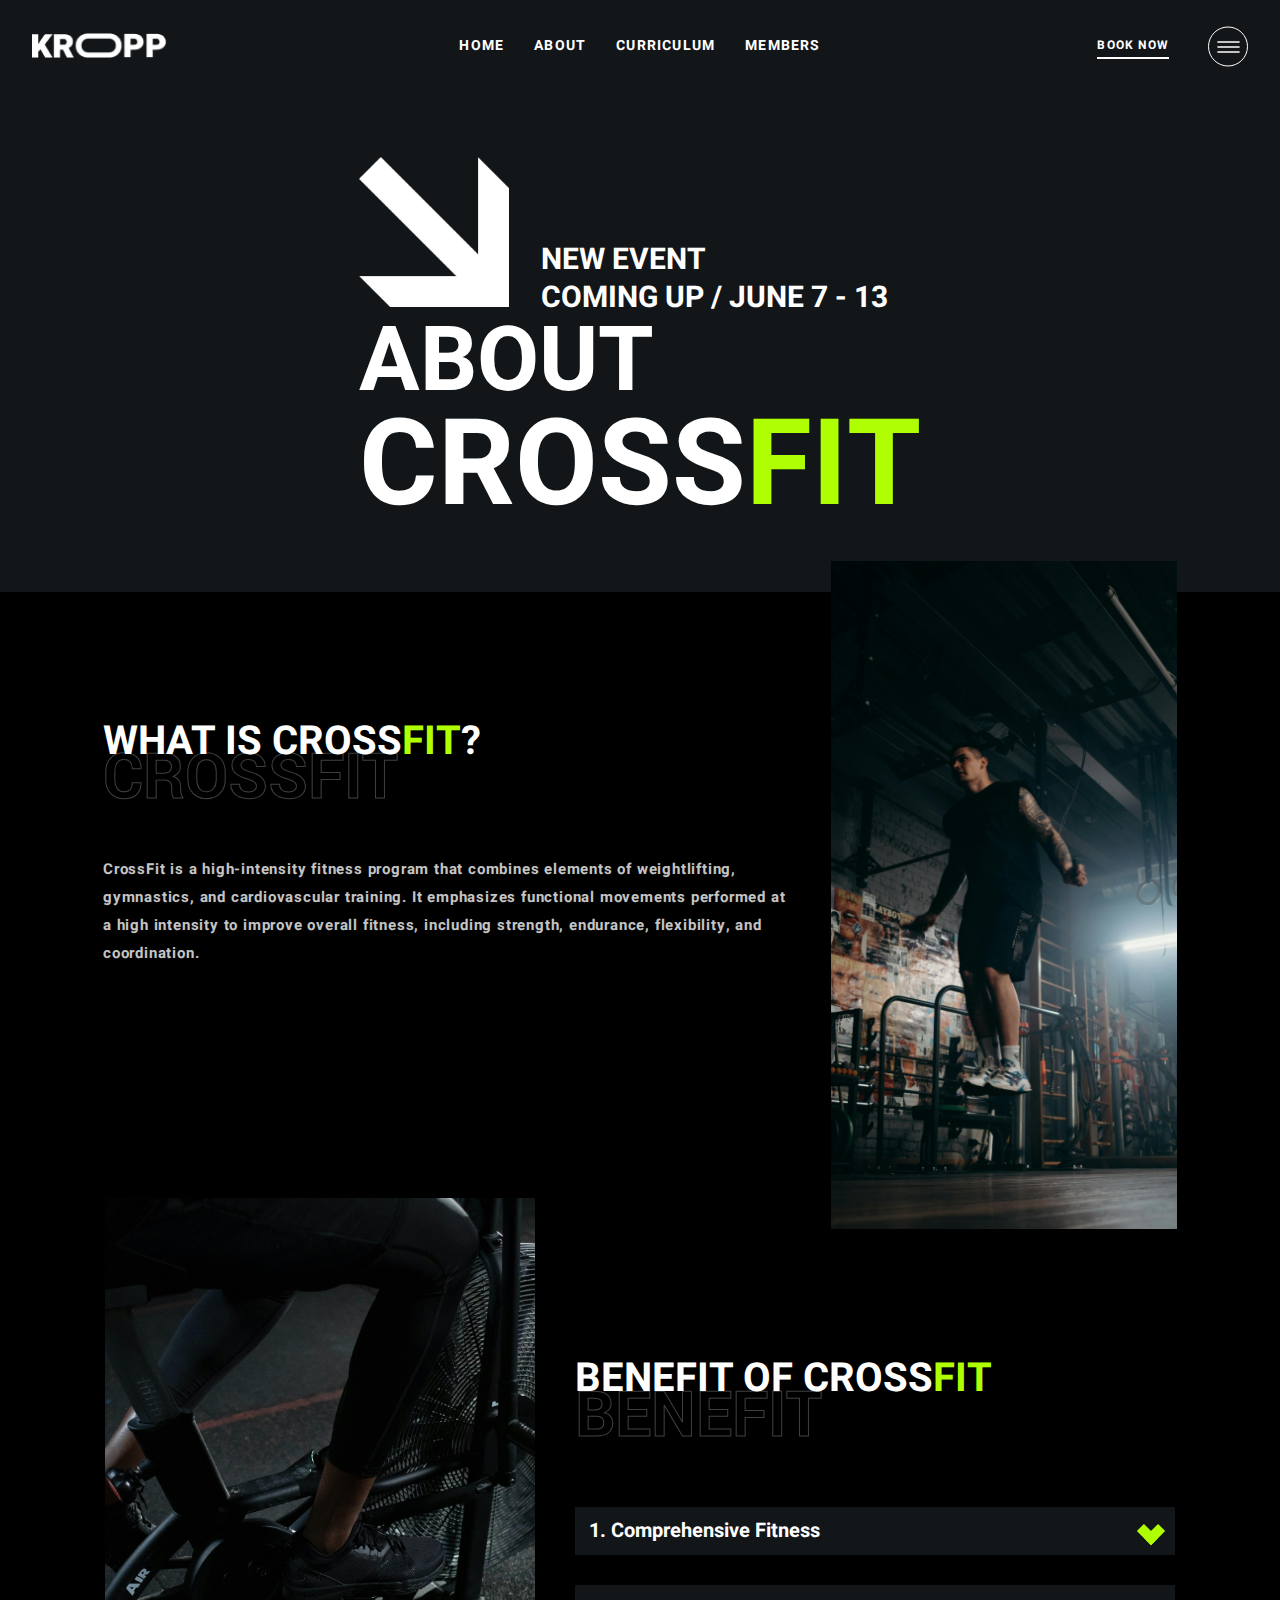
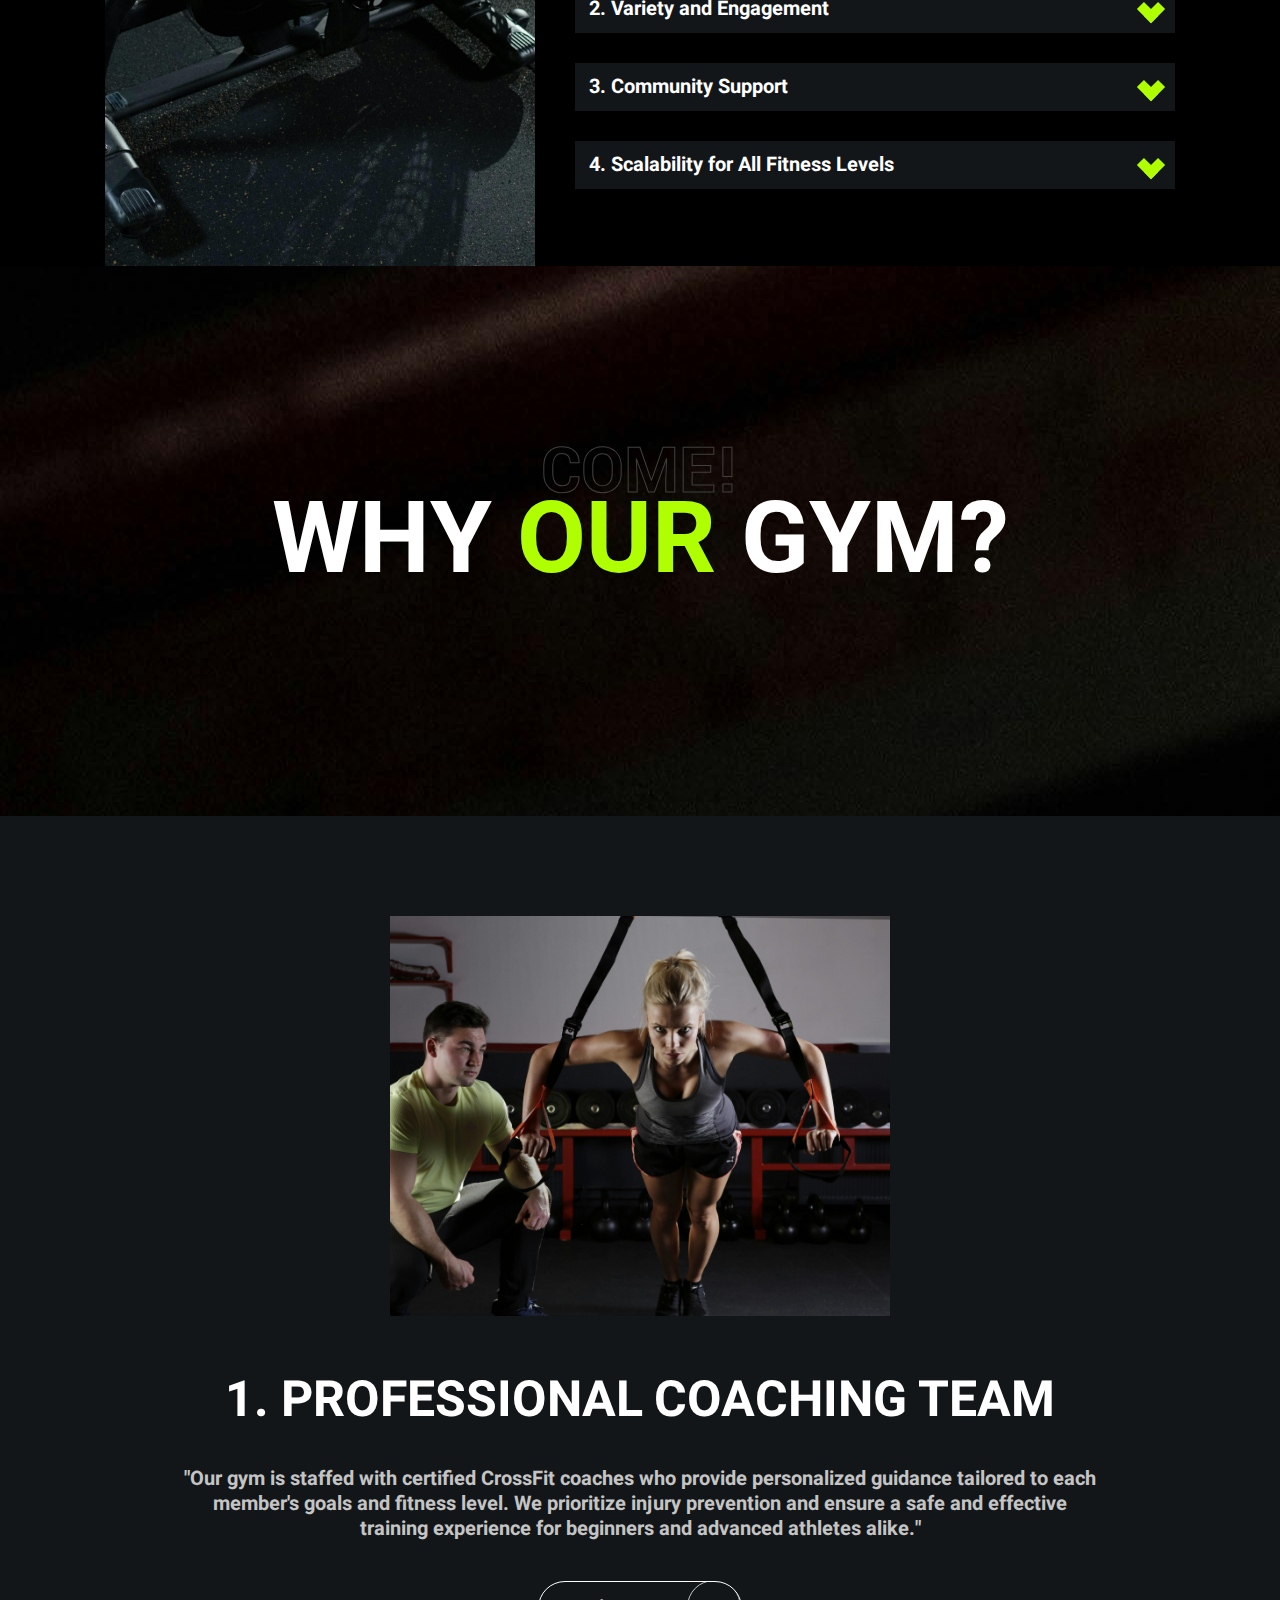
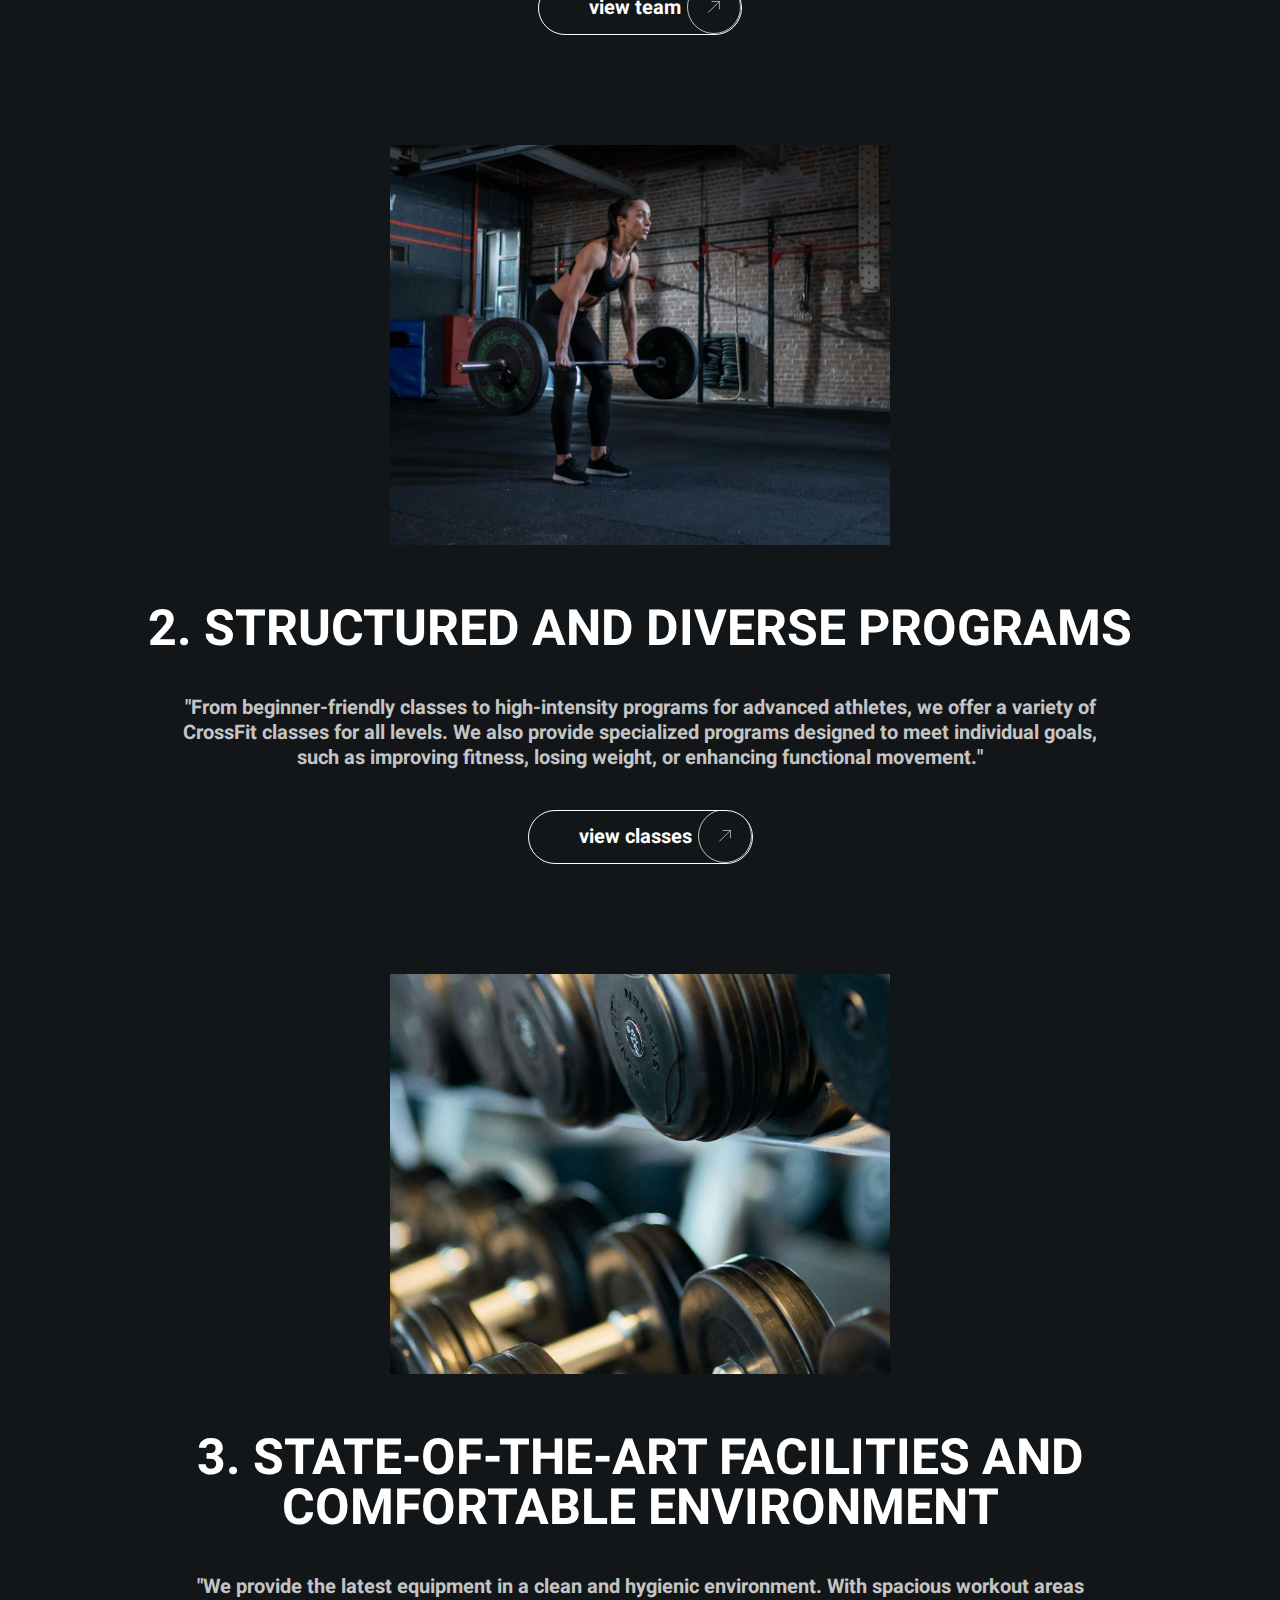
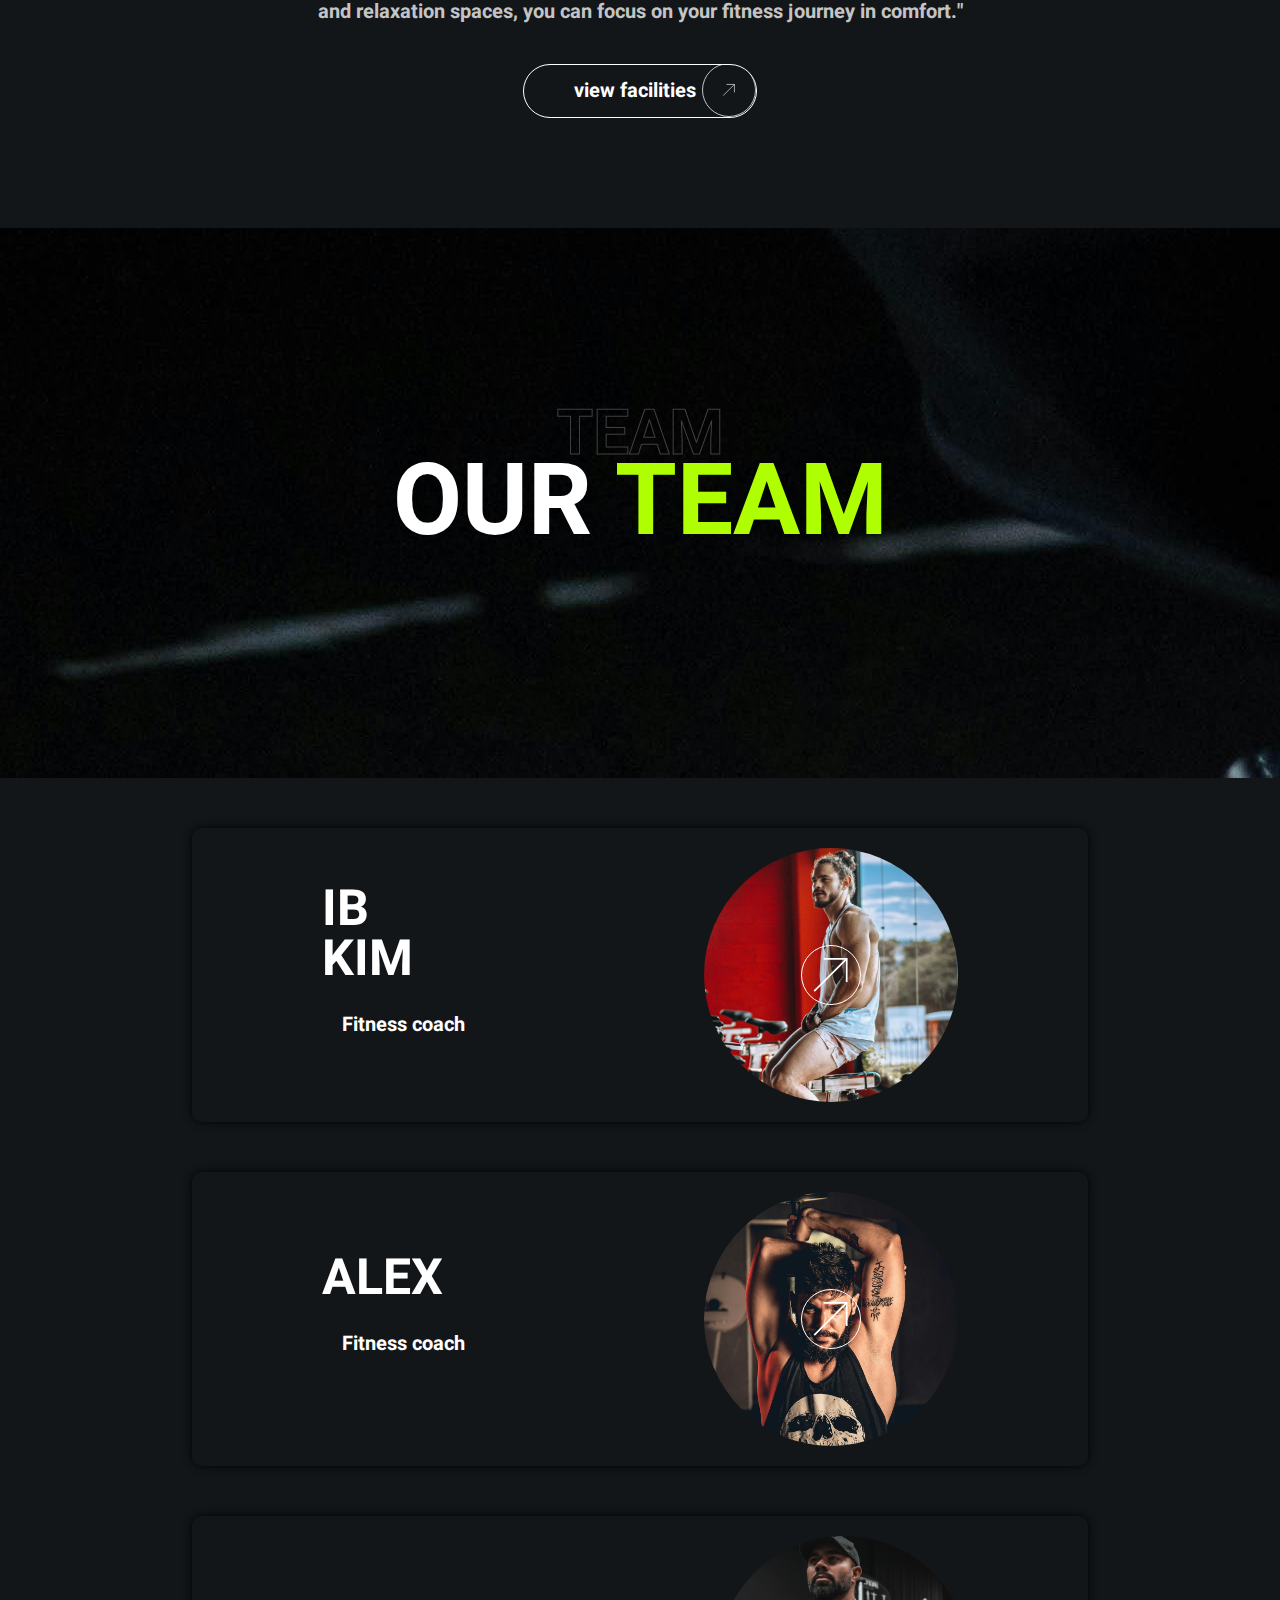
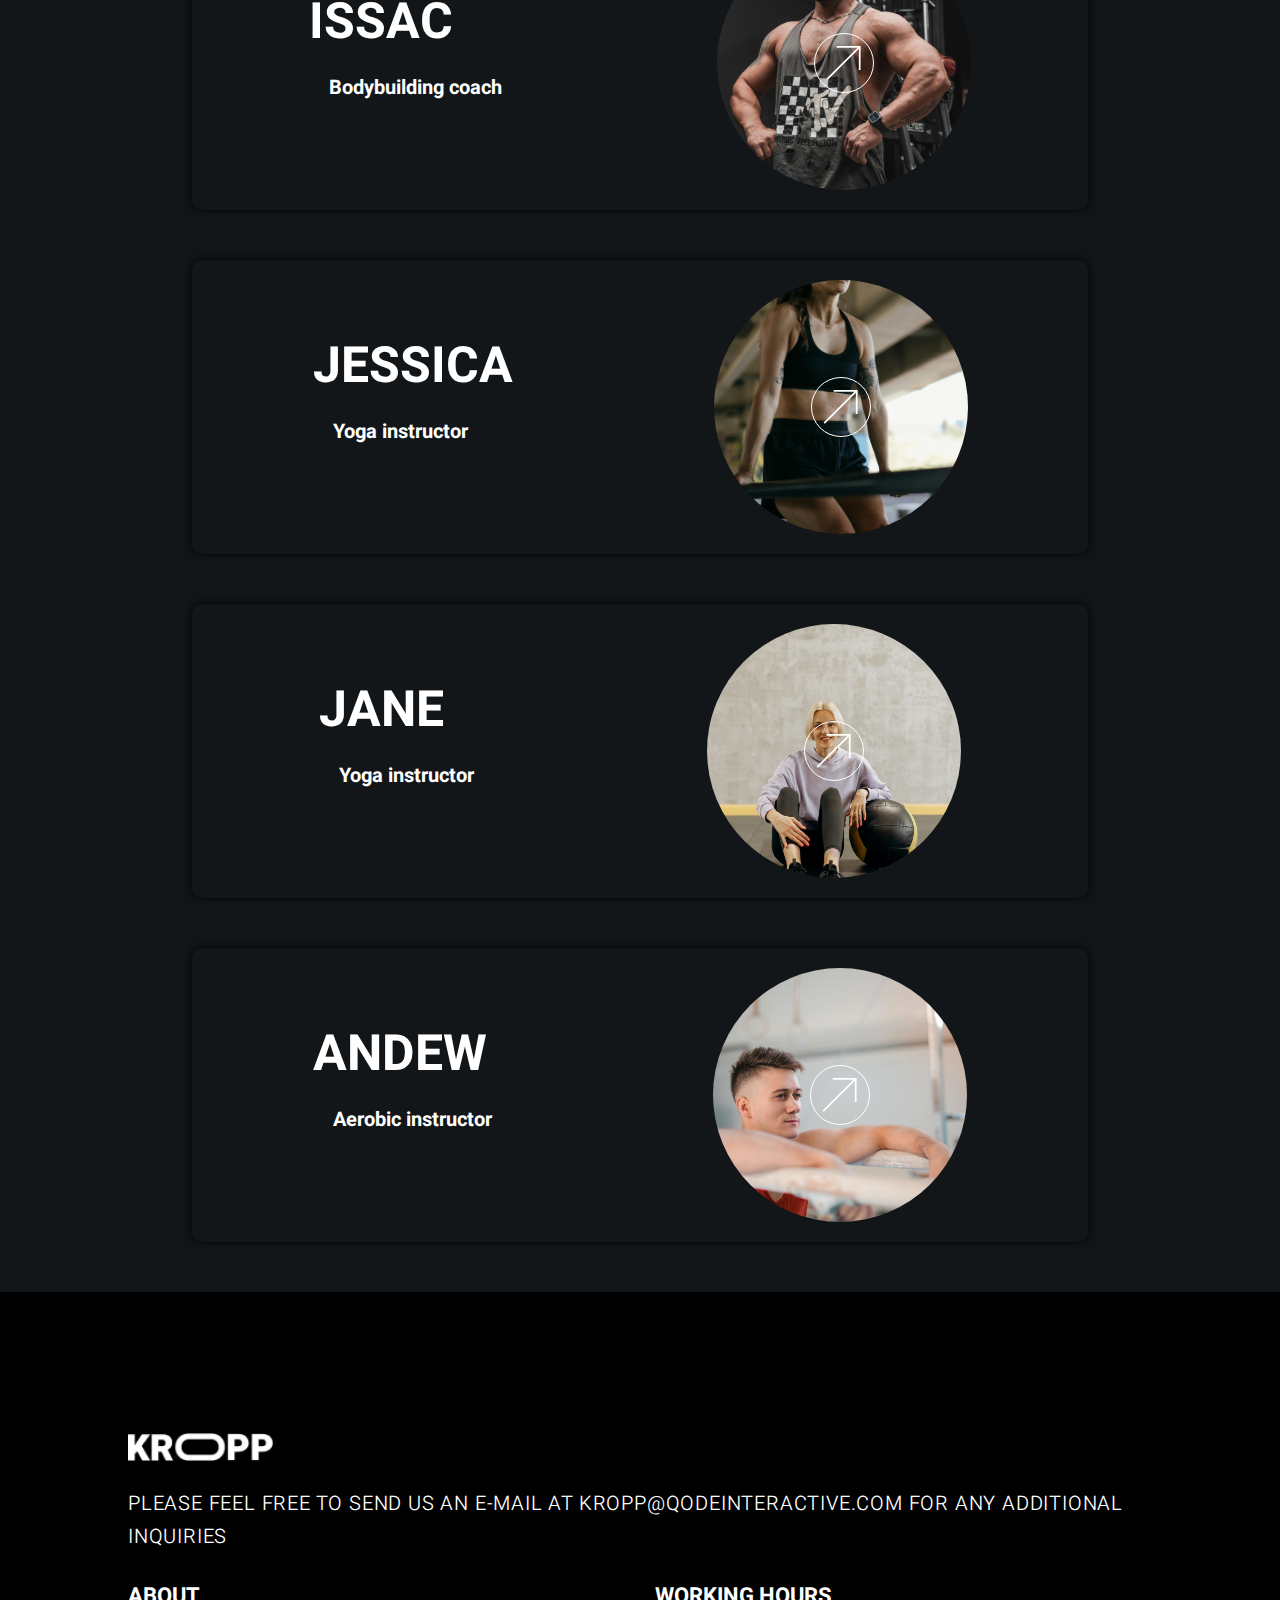
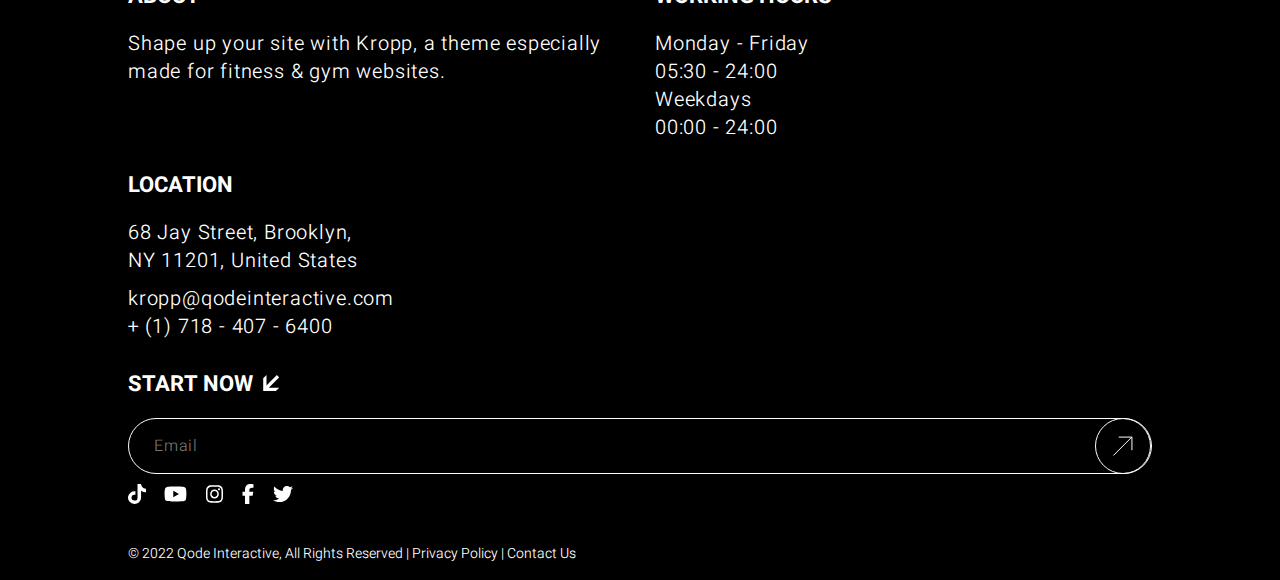
<file: pages/sub1/sub1.html>
<!DOCTYPE html>
<html lang="en">

<head>
    <meta charset="UTF-8">
    <meta name="viewport" content="width=device-width, initial-scale=1.0">
    <title>ABOUT</title>

    <link rel="stylesheet" href="../../global.css">
    <link rel="stylesheet" href="sub1.css">
    <link
        href="https://fonts.googleapis.com/css2?family=Heebo:wght@100..900&family=Yantramanav:wght@100;300;400;500;700;900&display=swap"
        rel="stylesheet">
    <link rel="stylesheet" href="https://use.fontawesome.com/releases/v5.0.12/css/all.css"
        integrity="sha384-G0fIWCsCzJIMAVNQPfjH08cyYaUtMwjJwqiRKxxE/rx96Uroj1BtIQ6MLJuheaO9" crossorigin="anonymous">

</head>

<body>
    <!-- header -->
    <header>
        <p class="a11y-hidden">헤더</p>
        <h1 class="logo"><a href=""><img src="../../images/logo.png" alt="KROPP"></a></h1>
        <h2 class="a11y-hidden">Menu</h2>
        <div class="utility">
            <button class="btn-book">Book now</button>
            <input id="hamburger" type="checkbox">
            <label for="hamburger" id="btn-hamburger">
                <div class="btn"><img src="../../images/ico_what.svg" alt="what"></div>
            </label>
        </div>
        <nav class="gnb">
            <ul>
                <li><a href="../../index.html" target="_blank">Home</a></li>
                <li><a href="../sub1/sub1.html" target="_blank" title="Open new window">ABOUT</a></li>
                <li><a href="../sub3/sub3.html" target="_blank" title="Open new window">Curriculum</a></li>
                <li><a href="../sub2/sub2.html" target="_blank" title="Open new window">members</a>
            </ul>
        </nav>
    </header>
    <!-- title -->
    <section class="title">

        <p class="a11y-hidden">제목</p>

        <div class="title-box">
            <div>
                <div class="title__icon">
                    <img src="./images/ico_under.png" alt="click">
                </div>

                <div class="title__week">
                    <p>
                        New event<br> coming up / june 7 - 13
                    </p>
                </div>
            </div>
            <div class="title__main">
                <h1>about
                    <p>cross<span class="point">fit</span></p>
                </h1>
            </div>
        </div>



    </section>

    <!-- 메인 컨텐츠 -->
    <!-- 크로스핏 이란? -->

    <section class="main-contents">
        <p class="a11y-hidden">크로스핏이란</p>

        <div class="main-contents-containar">
            <p class="a11y-hidden">내용</p>
            <div class="main-contents-box">
                <div class="textarea__title">
                    <div class="back-text">
                        CrossFit
                    </div>
                    <p class="a11y-hidden">크로스핏이란</p>
                    <h3>What is Cross<span class="point">Fit</span>?</h3>
                </div>
                <div class="textarea">
                    <div class="main-contents-1">
                        <p>CrossFit is a high-intensity fitness program that combines elements of weightlifting,
                            gymnastics,
                            and
                            cardiovascular training. It emphasizes functional movements performed at a high
                            intensity to
                            improve
                            overall fitness, including strength, endurance, flexibility, and coordination.</br>
                        </p>
                    </div>
                </div>
            </div>
            <div class="contents-imgbox">
                <img src="./images/img-contents1.jpg" alt="content1" class="contents-img">
            </div>
        </div>
    </section>
    <!-- 크로스핏의 장점 -->

    <section class="main-contents">
        <p class="a11y-hidden">크로스핏의 장점</p>
        <div class="main-contents-containar">
            <div class="contents-imgbox">
                <img src="./images/img-contents2.jpg" alt="싸이클을 타는 여성" class="contents-img">
            </div>

            <div class="main-contents__text ">
                <div class="textarea__title">
                    <p class="a11y-hidden">크로스핏의 장점</p>
                    <div class="back-text">
                        Benefit
                    </div>
                    <h3>benefit of cross<span class="point">Fit</span></h3>
                </div>


                <!-- 드롭다운 -->

                <div class="main-contents__text">
                    <div class="dropdown-container">
                        <label class="dropdown-title">
                            1. Comprehensive Fitness
                            <p class="arrow"></p>
                        </label>
                        <div class="dropdown-content">
                            <p>CrossFit focuses on building overall fitness, combining strength, endurance, flexibility,
                                and
                                coordination. It’s designed to improve functional movements used in daily life, making
                                you
                                stronger and more capable in all aspects of physical activity.

                            </p>
                        </div>
                    </div>
                </div>

                <div class="main-contents__text">
                    <div class="dropdown-container">
                        <label class="dropdown-title">
                            2. Variety and Engagement

                            <span class="arrow"></span>
                        </label>
                        <div class="dropdown-content">
                            <p>CrossFit workouts are highly varied, changing daily to challenge different muscle groups
                                and
                                prevent boredom. This variety keeps participants motivated and helps prevent plateaus in
                                fitness progress.</p>
                        </div>
                    </div>
                </div>

                <div class="main-contents__text">
                    <div class="dropdown-container">
                        <label class="dropdown-title">
                            3. Community Support
                            <span class="arrow"></span>
                        </label>
                        <div class="dropdown-content">
                            <p>CrossFit gyms (often called "boxes") foster a strong sense of community. Participants
                                work
                                out together, support each other, and celebrate progress as a group, creating a
                                motivating
                                and inclusive environment.</p>
                        </div>
                    </div>
                </div>

                <div class="main-contents__text">
                    <div class="dropdown-container">
                        <label class="dropdown-title">
                            4. Scalability for All Fitness Levels
                            <span class="arrow"></span>
                        </label>
                        <div class="dropdown-content">
                            <p>Whether you're a beginner or an experienced athlete, CrossFit is fully scalable. Workouts
                                can
                                be adjusted in intensity and difficulty to meet individual needs, making it accessible
                                to
                                anyone regardless of fitness level.
                            </p>
                        </div>
                    </div>
                </div>
            </div>
        </div>
    </section>

    <!--  세컨드 컨텐츠  -->
    <!-- 체육관의 장점 -->
    <section class="second-contents">
        <p class="a11y-hidden">체육관의 장점</p>
        <div class="second-contents__main">
            <div class="second-back-text">come!</div>
            <div class="second-contents__title">
                Why <span class="point"> our </span> gym?
            </div>
        </div>


        <div class="contents-containar">

            <div class="second-contents_gymbox">
                <div class="second-contents__img">
                    <img src="./images/img-benefit1.jpg" alt="코칭을 받고 있는 여성">
                </div>
                <div class="second-contents__titlebox">
                    <h3 class="second-contents__titlebox__main">1. Professional Coaching <span>Team</span></h3>
                    <p class="second-contents__titlebox__sub">"Our gym is staffed with certified CrossFit coaches
                        who
                        provide personalized guidance tailored to each member's goals and fitness level. We
                        prioritize
                        injury prevention and ensure a safe and effective training experience for beginners and
                        advanced
                        athletes alike."</p>
                    <a href="#coach">
                        <div class="btn-arr">
                            <div class="second-contents__titlebox__arr">view team<div class="btn-arr_sub">
                                    <img src="./images/ico-arr.svg" alt="클릭 화살표">
                                </div>
                            </div>
                        </div>
                    </a>

                </div>
            </div>

            <div class="second-contents_gymbox">
                <div class="second-contents__img">
                    <img src="./images/img-benefit2.jpg" alt="데드리프트를 하는 여성">
                </div>

                <div class="second-contents__titlebox">
                    <h3 class="second-contents__titlebox__main">2. Structured and Diverse <span>Programs</span></h3>
                    <p class="second-contents__titlebox__sub">"From beginner-friendly classes to high-intensity
                        programs
                        for advanced athletes, we offer a variety of CrossFit classes for all levels. We also
                        provide
                        specialized programs designed to meet individual goals, such as improving fitness, losing
                        weight, or
                        enhancing functional movement."</p>
                    <a href="#pt">
                        <div class="btn-arr">
                            <div class="second-contents__titlebox__arr">view classes<span class="btn-arr_sub"><img
                                        src="./images/ico-arr.svg" alt="클릭 화살표"></span>
                            </div>
                        </div>
                    </a>
                </div>
            </div>
            <div class="second-contents_gymbox">
                <div class="second-contents__img">
                    <img src="./images/img-benefit3.jpg" alt="깔끔하게 정리되어 있는 덤벨">
                </div>

                <div class="second-contents__titlebox">
                    <h3 class="second-contents__titlebox__main">3. State-of-the-Art <span>Facilities</span> and
                        Comfortable
                        <span>Environment</span>
                    </h3>
                    <p class="second-contents__titlebox__sub">"We provide the latest equipment in a clean and
                        hygienic
                        environment. With spacious workout areas and relaxation spaces, you can focus on your
                        fitness
                        journey in comfort."

                    </p>
                    <a href="#pt">
                        <div class="btn-arr">
                            <div class="second-contents__titlebox__arr">view facilities<span class="btn-arr_sub"><img
                                        src="./images/ico-arr.svg" alt="클릭 화살표"></span>
                            </div>
                        </div>
                    </a>
                </div>
            </div>


        </div>
    </section>

    <!-- 서드 컨텐츠 -->
    <!-- 코치팀 -->
    <section class="third-contents" name="coach" id="coach">
        <p class="a11y-hidden">코치팀</p>
        <div class="third-contents__main">
            <div class="second-back-text">team</div>
            <div class="third-contents__title">
                our<span class="point"> team</span>
            </div>
        </div>
        <div class="contents-containar">
            <div class="third-contents__coachbox">
                <div class="third-contents__coachcard">
                    <div class="coach-text">
                        <h3 class="coach-name">ib <br> kim</h3>
                        <p class="coach-ex">Fitness coach</p>
                        <div class="coach-clip">
                            <i class="fas fa-comments"></i>
                            <i class="fas fa-id-card"></i>
                            <i class="fab fa-instagram"></i>
                        </div>
                    </div>
                    <div class="coach-img">
                        <div class="coach-click"><img src="./images/ico-arr.svg" alt="클릭 화살표"></div>
                        <img src="./images/img-coach1.jpg" alt="ibkim 코치의 사진" class="img-coa">
                    </div>
                </div>
                <div class="third-contents__coachcard">
                    <div class="coach-text">
                        <h3 class="coach-name">alex</h3>
                        <p class="coach-ex">Fitness coach</p>
                        <div class="coach-clip">
                            <i class="fas fa-comments"></i>
                            <i class="fas fa-id-card"></i>
                            <i class="fab fa-instagram"></i>
                        </div>
                    </div>
                    <div class="coach-img">
                        <div class="coach-click"><img src="./images/ico-arr.svg" alt="클릭 화살표"></div>
                        <img src="./images/img-coach2.jpg" alt="alex코치의 사진">
                    </div>
                </div>
                <div class="third-contents__coachcard">
                    <div class="coach-text">
                        <h3 class="coach-name">issac</h3>
                        <p class="coach-ex">Bodybuilding coach</p>
                        <div class="coach-clip">
                            <i class="fas fa-comments"></i>
                            <i class="fas fa-id-card"></i>
                            <i class="fab fa-instagram"></i>
                        </div>
                    </div>
                    <div class="coach-img">
                        <div class="coach-click"><img src="./images/ico-arr.svg" alt="클릭 화살표"></div>
                        <img src="./images/img-coach3.jpg" alt="issac 코치의 사진">
                    </div>
                </div>
                <div class="third-contents__coachcard">
                    <div>
                        <h3 class="coach-name">Jessica</h3>
                        <p class="coach-ex">Yoga instructor</p>
                        <div class="coach-clip">
                            <i class="fas fa-comments"></i>
                            <i class="fas fa-id-card"></i>
                            <i class="fab fa-instagram"></i>
                        </div>
                    </div>
                    <div class="coach-img">
                        <div class="coach-click"><img src="./images/ico-arr.svg" alt="클릭 화살표"></div>
                        <img src="./images/img-coach4.jpg" alt="Jessica 코치의 사진">
                    </div>
                </div>
                <div class="third-contents__coachcard">
                    <div class="coach-text">
                        <h3 class="coach-name">Jane</h3>
                        <p class="coach-ex">Yoga instructor</p>
                        <div class="coach-clip">
                            <i class="fas fa-comments"></i>
                            <i class="fas fa-id-card"></i>
                            <i class="fab fa-instagram"></i>
                        </div>
                    </div>
                    <div class="coach-img">
                        <div class="coach-click"><img src="./images/ico-arr.svg" alt="클릭 화살표"></div>
                        <img src="./images/img-coach5.jpg" alt="Jane 코치의 사진">
                    </div>
                </div>
                <div class="third-contents__coachcard">
                    <div>
                        <h3 class="coach-name">Andew</h3>
                        <p class="coach-ex">Aerobic instructor</p>
                        <div class="coach-clip">
                            <i class="fas fa-comments"></i>
                            <i class="fas fa-id-card"></i>
                            <i class="fab fa-instagram"></i>
                        </div>
                    </div>
                    <div class="coach-img">
                        <div class="coach-click"><img src="./images/ico-arr.svg" alt="클릭 화살표"></div>
                        <img src="./images/img-coach6.jpg" alt="Andew 코치의 사진">
                    </div>
                </div>
            </div>
        </div>
    </section>


    <!-- 풋터 -->
    <footer>
        <p class="a11y-hidden">풋터</p>
        <div class="footer__wrapper ">
            <div class="footer__logo"><img src="../../images/logo.png" alt="logo"></div>
            <span class="footer__text">please feel free to send us an e-mail at kropp@qodeinteractive.com For any
                additional inquiries</span>
            <div class="footer__item" id="footer__item--about">
                <div class="footer__item__title">About</div>
                <div class="footer__item__body">Shape up your site with Kropp, a theme especially made for fitness &amp;
                    gym websites.</div>
            </div>
            <div class="footer__item" id="footer__item--working-hours">
                <div class="footer__item__title">Working hours</div>
                <div class="footer__item__body">
                    <span>Monday - Friday<br>05:30 - 24:00</span>
                    <span>Weekdays<br>00:00 - 24:00</span>
                </div>
            </div>
            <div class="footer__item" id="footer__item--location">
                <div class="footer__item__title">Location</div>
                <div class="footer__item__body">
                    <span>68 Jay Street, Brooklyn,<br>NY 11201, United States</span>
                    <span>kropp@qodeinteractive.com<br>+ (1) 718 - 407 - 6400</span>
                </div>
            </div>
            <div class="footer__item" id="footer__item--start-now">
                <div class="footer__item__title">start now</div>
                <div class="btn--arrow"><input type="email" placeholder="Email" class="footer__input"></div>
                <div class="footer__item__icon-wrapper">
                    <a><img src="../../images/ico_ticktok.svg" alt="ticktok" q></a>
                    <a><img src="../../images/ico_youtube.svg" alt="youtube"></a>
                    <a><img src="../../images/ico_instagram.svg" alt="instagram"></a>
                    <a><img src="../../images/ico_facebook.svg" alt="facebook"></a>
                    <a><img src="../../images/ico_twitter.svg" alt="twitter"></a>
                </div>
            </div>
            <span class="footer__bottom-text">© 2022 Qode Interactive, All Rights Reserved | Privacy Policy | Contact
                Us</span>
        </div>
    </footer>

</body>

</html>
</file>
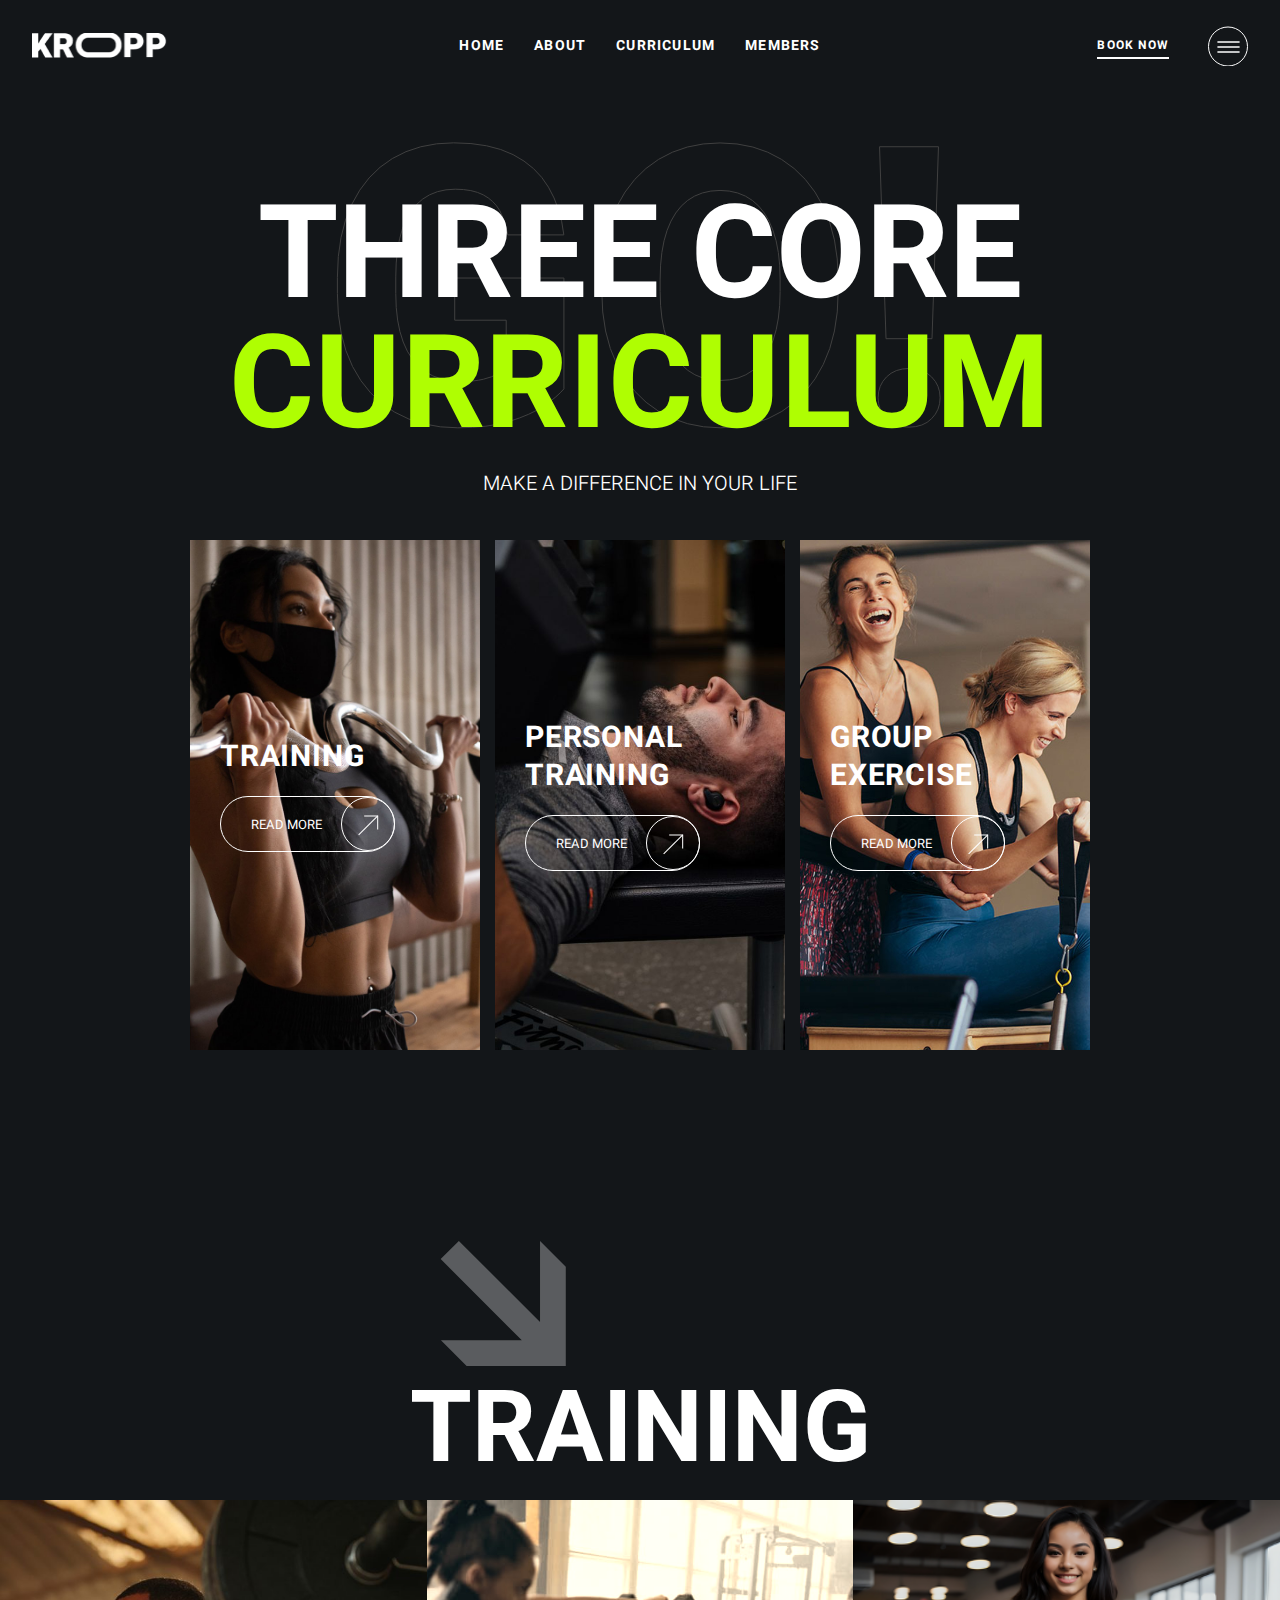
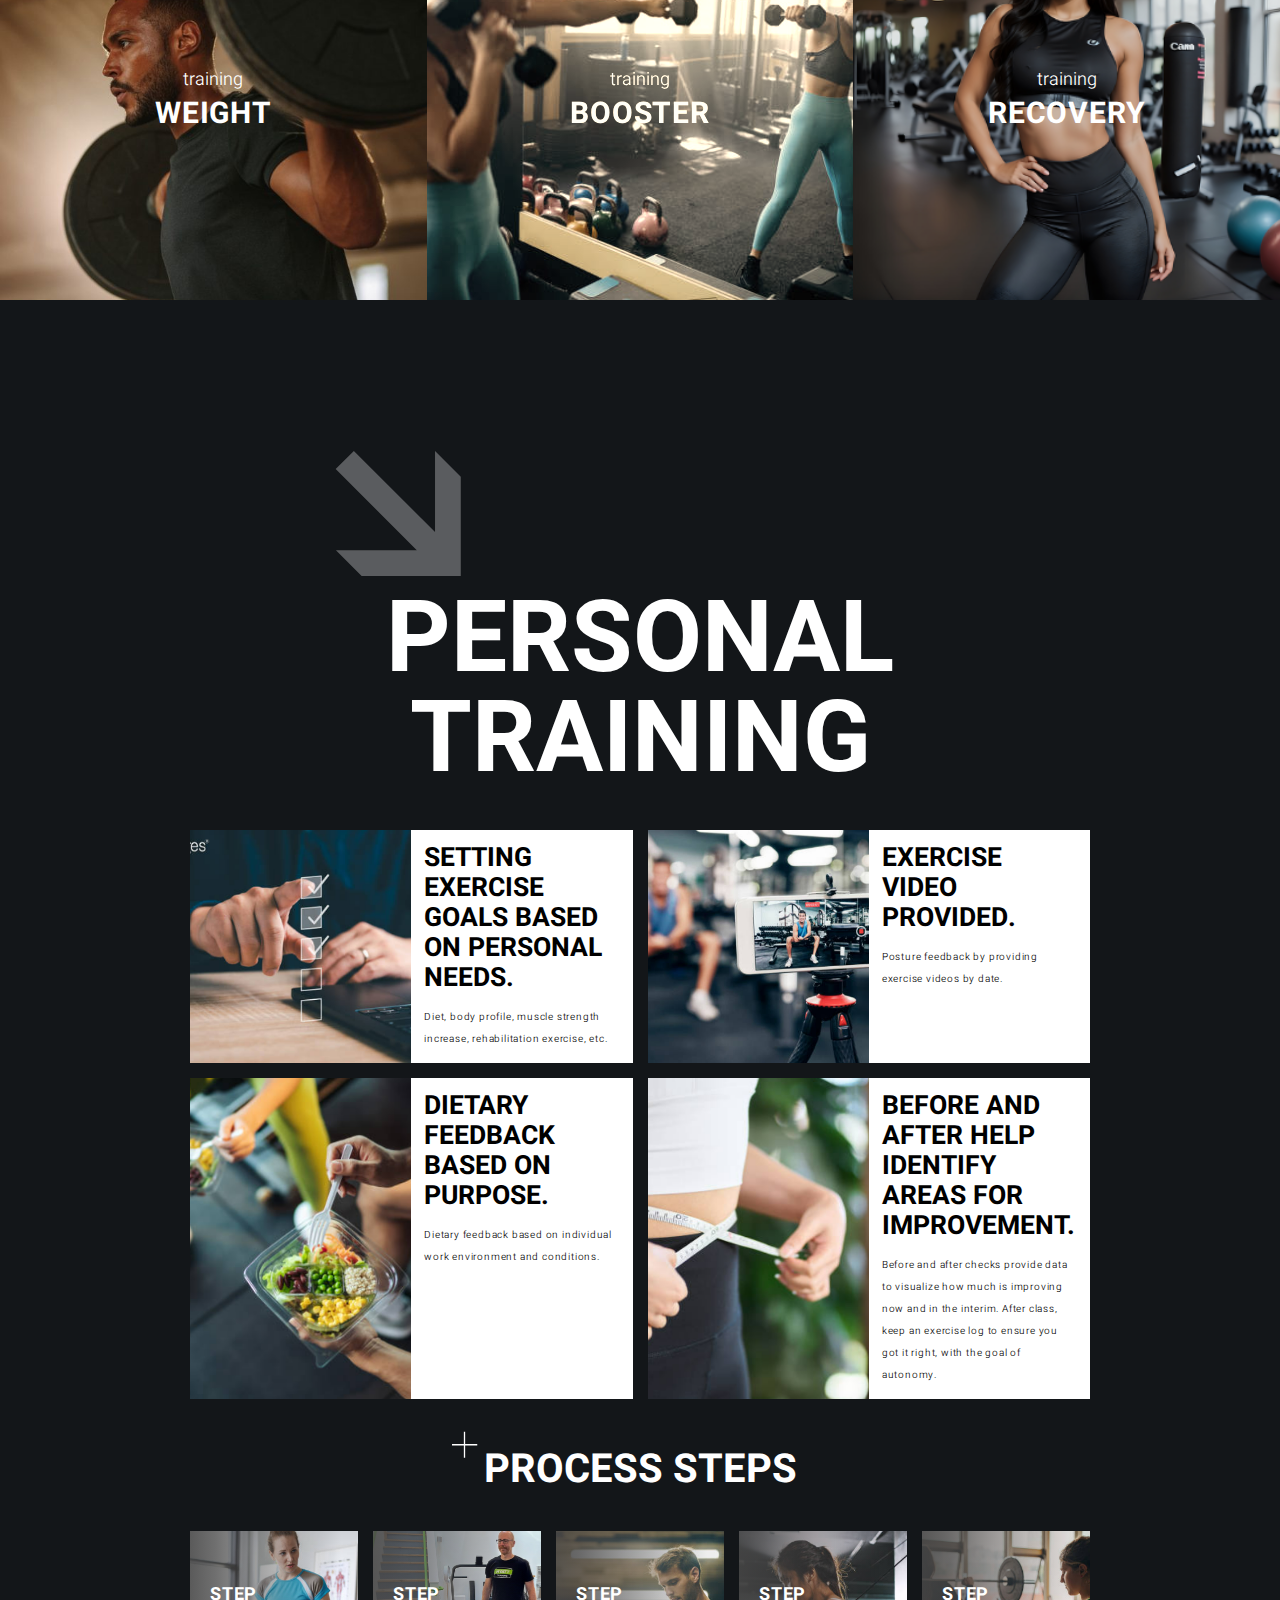
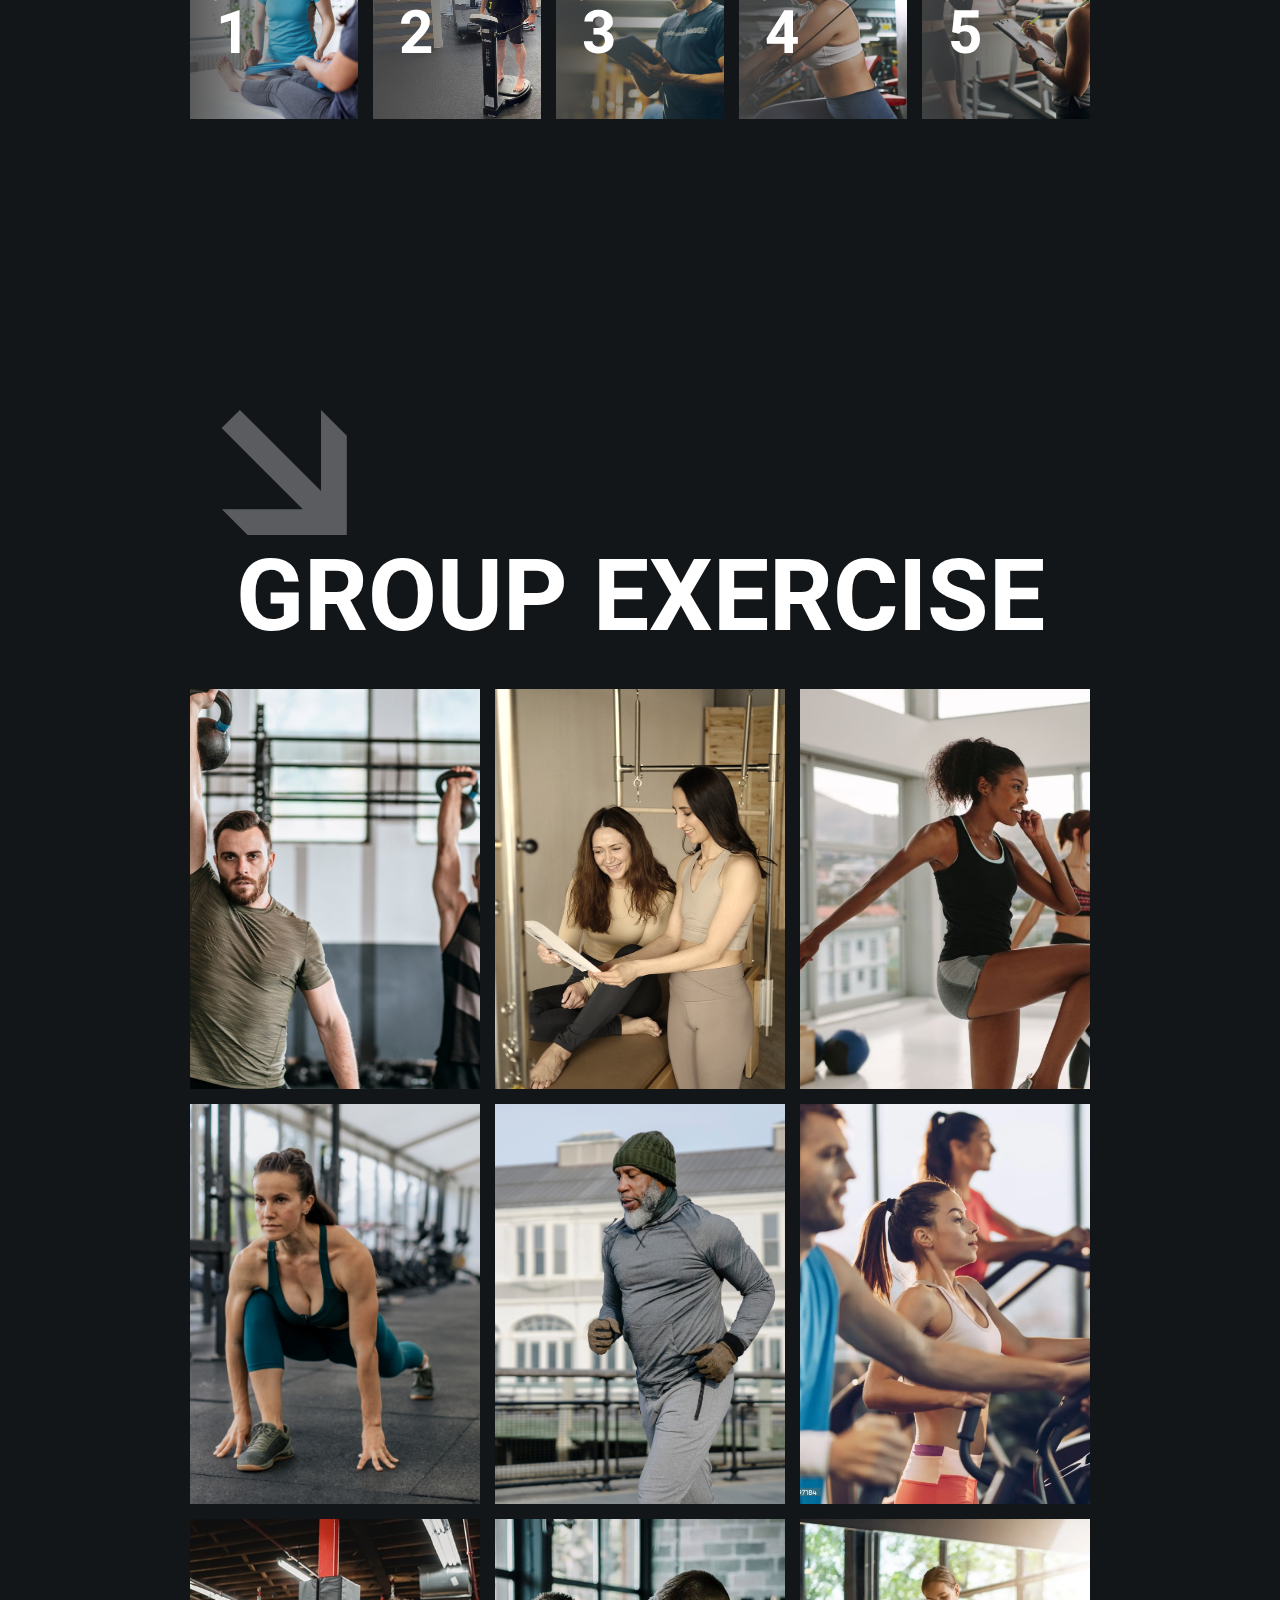
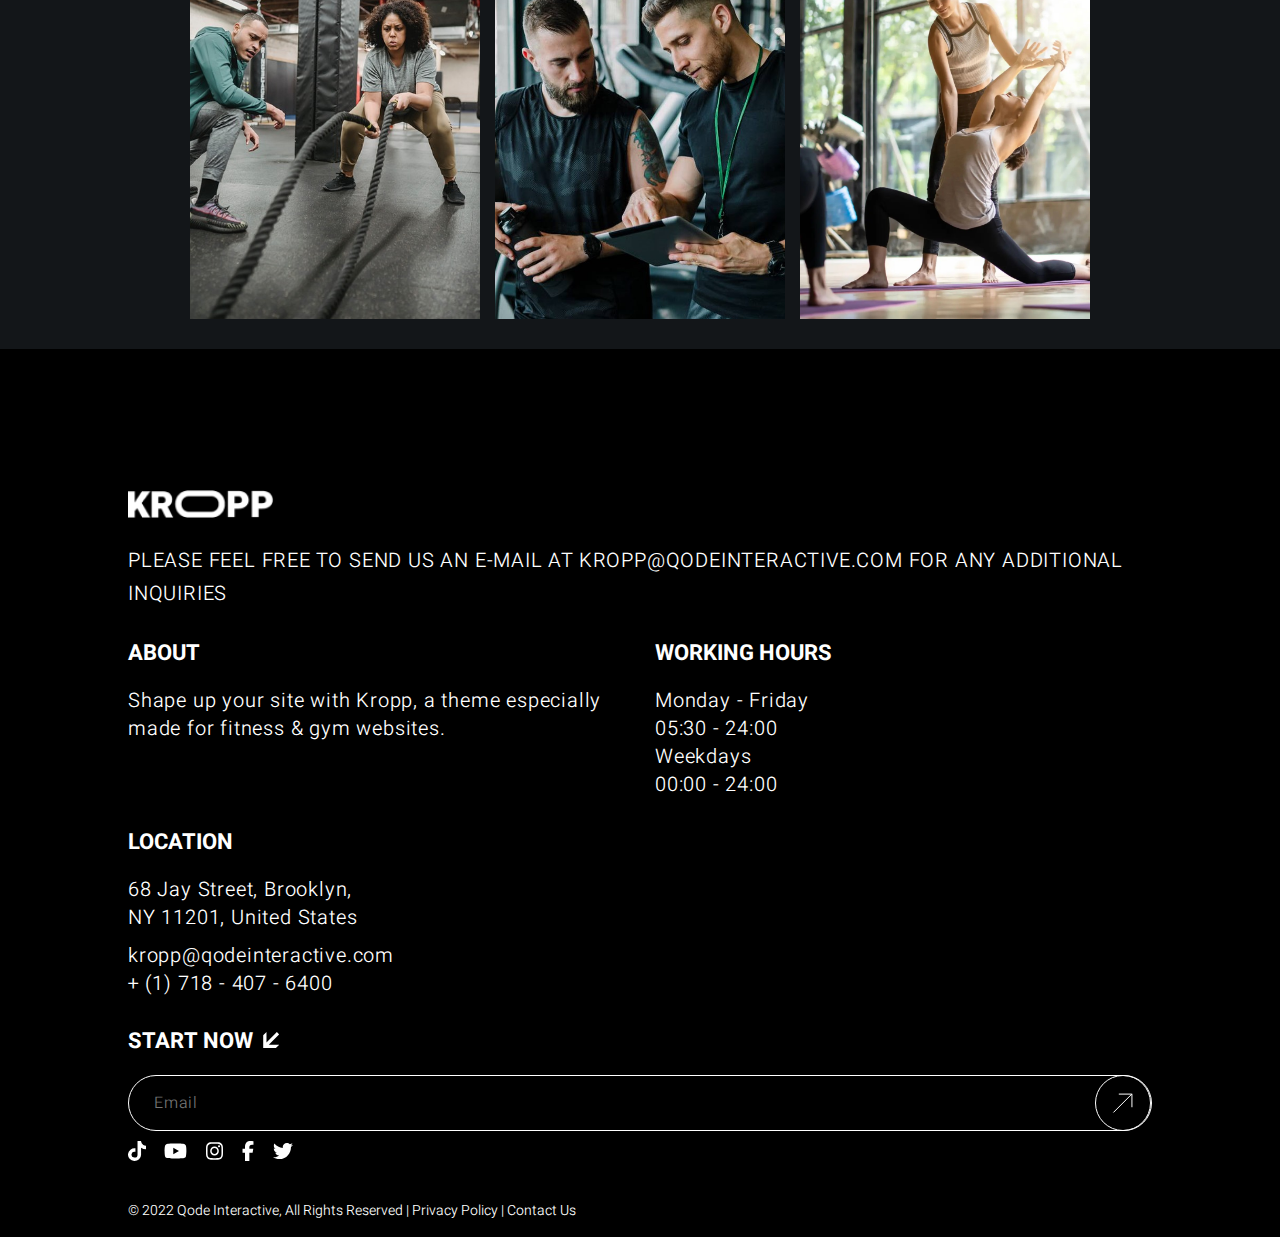
<file: pages/sub3/sub3.html>
<!DOCTYPE html>
<html lang="en">
<head>
    <meta charset="UTF-8">
    <meta name="viewport" content="width=device-width, initial-scale=1.0">
    <title>Document</title>
    <link href="https://fonts.googleapis.com/css2?family=Heebo:wght@100..900&family=Yantramanav:wght@100;300;400;500;700;900&display=swap" rel="stylesheet">
    <link rel="stylesheet" href="./sub3.css">
    <link rel="stylesheet" href="../../global.css">
</head>
<body>
    <header>
        <h1 class="logo">
          <a href="">
            <img src="../../images/logo.png" alt="KROPP">
          </a>
        </h1>
        <h2 class="a11y-hidden">메뉴</h2>
        <div class="utility">
          <button class="btn-book">Book now</button>
          <input id="hamburger" type="checkbox">
          <label for="hamburger" id="btn-hamburger">
            <div class="btn"><img src="../../images/ico_what.svg" alt="what"></div>
          </label>
        </div>
        <nav class="gnb">
            <ul>
              <li><a href="../../index.html" target="_blank" title="Open new window">Home</a></li>
              <li><a href="../sub1/sub1.html" target="_blank" title="Open new window">ABOUT</a></li>
              <li><a href="../sub3/sub3.html" target="_blank" title="Open new window">Curriculum</a></li>
              <li><a href="../sub2/sub2.html" target="_blank" title="Open new window">members</a></li>
            </ul>
          </nav> 
      </header>
    <section class="curriculum">
        <div class="section-container">
            <div class="curriculum__ornamental-word ornamental-word">
                <span class="" style="">G</span>
                <span class="" style="">O</span>
                <span class="" style="">!</span>
            </div>
            <h3 class="curriculum__title page__title">Three core <strong class="title-point">curriculum</strong></h3>
            <h5 class="curriculum__subtitle">make a difference in your life</h5>
            <ul class="curriculum__boxlist">
                <li class="curriculum__box">
                    <div class="curriculum__image">
                        <img src="./img/curriculum-01.jpg" alt="woman lifting weights">
                    </div>
                    <div class="curriculum__content">
                        <strong class="curriculum__content-title">Training</strong>
                        <p class="curriculum__discription">
                            Setting exercise goals based on personal needs
                        </p>
                        <a href="#_training" class="btn-normal"> 
                            <span class="btn-text">Read more</span>
                            <span class="btn-icon-arrow"></span>
                        </a>
                    </div>
                </li>
                <li class="curriculum__box">
                    <div class="curriculum__image">
                        <img src="./img/curriculum-02.jpg" alt="man lifting weights">
                    </div>
                    <div class="curriculum__content">
                        <strong class="curriculum__content-title">Personal<br> Training</strong>
                        <p class="curriculum__discription">A booster that creates explosive energy in everyday life
                            By repeating various movements at intervals, you can strongly improve your physical strength and additionally burn calories quickly.
                        </p>
                        <a href="#__pt" class="btn-normal"> 
                            <span class="btn-text">Read more</span>
                            <span class="btn-icon-arrow"></span>
                        </a>
                    </div>
                </li>
                <li class="curriculum__box">
                    <div class="curriculum__image">
                        <img src="./img/curriculum-03.jpg" alt="two women smiling">
                    </div>
                    <div class="curriculum__content">
                        <strong class="curriculum__content-title">Group<br> Exercise</strong>
                        <p class="curriculum__discription">Recovery that adds stability to body movements
                            Professional stretching techniques ensure joint mobility and stability, creating more comfortable movement and body.
                        </p>
                        <a href="#_groupExercise" class="btn-normal"> 
                            <span class="btn-text">Read more</span>
                            <span class="btn-icon-arrow"></span>
                        </a>
                    </div>
                </li>                
            </ul>
        </div>
    </section>
    
    <section class="bg__training"></section>

    <section class="training">
        <!-- <div class="section-container"> -->
            <h3 id="_training"  class="section__title">Training</h3>
            <div class="training__boxList">
                <div class="training__box">
                    <div class="training__boxInner">
                        <div class="box">
                            <span>training</span>
                            <strong>Weight</strong>
                        </div>
                    </div>
                    <div class="training__descriptionBox">
                        <div class="training_discImgboxes">
                            <div class="training_discbox">
                                <img src="./img/training__descriptionBox-Weight01.jpg" alt="man lifting weights">
                                <strong>Hip & Leg</strong>
                                <span>lower body strength exercise</span>
                            </div>
                            <div class="training_discbox">
                                <img src="./img/training__descriptionBox-Weight02.jpg" alt="Back view of a man exercising">
                                <strong>Back</strong>
                                <span>Upper body back-centered exercise</span>
                            </div>
                            <div class="training_discbox">
                                <img src="./img/training__descriptionBox-Weight03.jpg" alt="Man lifting weights while lying down">
                                <strong>Chest</strong>
                                <span>upper body chest exercise</span>
                            </div>
                            <div class="training_discbox">
                                <img src="./img/training__descriptionBox-Weight04.jpg" alt="Man holding dumbbells with arms wide open">
                                <strong>Shoulder & Arm</strong>
                                <span>shoulder and arm exercises</span>
                            </div>
                        </div>
                    </div>
                    <div class="auto-height"></div>
                </div>
                <div class="training__box">
                    <div class="training__boxInner">
                        <div class="box">
                            <span>training</span>
                            <strong>booster</strong>
                        </div>
                    </div>
                    <div class="training__descriptionBox">
                        <div class="training_discImgboxes">
                            <div class="training_discbox">
                                <img src="./img/training__descriptionBox-booster01.jpg" alt="man doing iron bars">
                                <strong>Conditioning</strong>
                                <span>12 movement circuit exercise</span>
                            </div>
                            <div class="training_discbox">
                                <img src="./img/training__descriptionBox-booster02.jpg" alt="lifting weights">
                                <strong>strength</strong>
                                <span>Exercises that gradually increase weight</span>
                            </div>
                        </div>
                    </div>
                    <div class="auto-height"></div>
                </div>
                <div class="training__box">
                    <div class="training__boxInner">
                        <div class="box">
                            <span>training</span>
                            <strong>recovery</strong>
                        </div>
                    </div>
                    <div class="training__descriptionBox">
                        <div class="training_discImgboxes">
                            <div class="training_discbox">
                                <img src="./img/training__descriptionBox-recovery01.jpg" alt="Woman lying down and massaging a ball on the back of her neck">
                                <strong>mat pilates</strong>
                                <span>bodyweight pilates</span>
                            </div>
                            <div>
                                <img src="./img/training__descriptionBox-recovery02.jpg" alt="Woman stretching bare body with bricks">
                                <strong>recovery strething</strong>
                                <span>Flexibility exercises with props</span>
                            </div>
                            <div>
                                <img src="./img/training__descriptionBox-recovery03.jpg" alt="Stretching while lying down with legs raised">
                                <strong>yoga</strong>
                                <span>Flow, vinyasa classes</span>
                            </div>
                        </div>
                    </div>
                    <div class="auto-height"></div>
                </div>
            </div>
        <!-- </div> -->
    </section>

   
    <section class="bg__pt"></section>

    <section class="pt">
        <div class="section-container">    
            <h3 id="__pt" class="section__title">Personal Training</h3>
            <div class="pt__boxList">
                <div class="pt__box">
                    <div class="pt__imgBox">
                        <img src="./img/pt-SettingExerciseGoals.png" alt="Hand gestures for selecting a checklist">
                    </div>
                    <div class="pt__txtBox">
                    <div class="pt__boxTitle">
                        <h6>
                            Setting exercise goals based on personal needs.
                        </h6> 
                    </div>
                    <p class="pt__boxCopy">
                        Diet, body profile, muscle strength increase, rehabilitation exercise, etc.
                    </p>
                    </div>
                </div>
                <div class="pt__box">
                    <div class="pt__imgBox">
                        <img src="./img/pt-ExerciseVideo.png" alt="Taking a video of yourself exercising">
                    </div>
                    <div class="pt__txtBox">
                        <div class="pt__boxTitle">
                            <h6>
                                Exercise video provided.
                            </h6> 
                        </div>
                        <p class="pt__boxCopy">
                        Posture feedback by providing exercise videos by date.
                    </p>
                    </div>
                </div>
                <div class="pt__box">
                    <div class="pt__imgBox">
                        <img src="./img/pt-DietFeedback.png" alt="food photography">
                    </div>
                    <div class="pt__txtBox">
                        <div class="pt__boxTitle">
                            <h6>
                                Dietary feedback based on purpose.
                            </h6> 
                        </div>
                        <p class="pt__boxCopy">
                        Dietary feedback based on individual work environment and conditions.
                    </p>
                    </div>
                </div>
                <div class="pt__box">
                    <div class="pt__imgBox">
                        <img src="./img/pt-DietCheck.png" alt="Measuring your waist with a tape measure">
                    </div>
                    <div class="pt__txtBox">
                        <div class="pt__boxTitle">
                            <h6>
                                before and after help identify areas for improvement.
                            </h6> 
                        </div>
                        <p class="pt__boxCopy">
                            Before and after checks provide data to visualize how much is improving now and in the interim.
                            After class, keep an exercise log to ensure you got it right, with the goal of autonomy.
                            
                        </p>
                    </div>
                </div>
            </div>
            <h5 class="section__subTitle">Process Steps</h5>
            <div class="ptStage__boxList">
                <div class="ptStage__box">
                    <div class="ptStage__boxInner">
                        <div class="ptStage__title">
                            <strong class="">Step</strong>
                            <strong class="ptStage__title2"> 1 </strong>
                        </div>
                        <p class="ptStage__copy">
                            Consultation with the trainer in charge - Setting goals appropriate for the member's condition, skills, and purpose
                        </p>
                    </div>
                </div>
                <div class="ptStage__box">
                    <div class="ptStage__boxInner">
                        <div class="ptStage__title">
                        <strong class="">Step</strong>
                            <strong class="ptStage__title2"> 2 </strong>
                        </div>
                        <p class="ptStage__copy">
                            Basic physical fitness measurement - Scientifically measure the member's physical condition through body composition measurement
                        </p>
                    </div>
                </div>
                <div class="ptStage__box">
                    <div class="ptStage__boxInner">
                        <div class="ptStage__title">
                        <strong class="">Step</strong>
                            <strong class="ptStage__title2"> 3 </strong>
                        </div>
                        <p class="ptStage__copy">
                            Exercise program design - Set program considering member's health status and exercise purpose
                        </p>
                    </div>
                </div>
                <div class="ptStage__box">
                    <div class="ptStage__boxInner">
                        <div class="ptStage__title">
                        <strong class="">Step</strong>
                            <strong class="ptStage__title2"> 4 </strong>
                        </div>
                        <p class="ptStage__copy">
                            Exercise execution - Exercise program and diet control under the personal guidance of a trainer
                        </p>
                    </div>
                </div>
                <div class="ptStage__box">
                    <div class="ptStage__boxInner">
                        <div class="ptStage__title">
                        <strong class="">Step</strong>
                            <strong class="ptStage__title2"> 5 </strong>
                        </div>
                        <p class="ptStage__copy">
                            Program evaluation - Check goals by periodically measuring exercise partners
                        </p>
                    </div>
                </div>
            </div>
        </div>
    </section>
    
    

    <section class="bg__groupExercise"></section>

    <section class="groupExercise">
        <div class="section-container">
            <h3 id="_groupExercise" class="section__title">Group Exercise</h3>
            <div class="groupExercise__boxList">
                <div class="groupExercise__box">
                    <div class="groupExercise__boxInner">
                        <div class="box">
                            <span>group exercise</span>
                            <strong>crossfit</strong>
                            <a href="#" class="btn-min"><span class="a11y-hidden">Read more</span></a>
                        </div>
                    </div>
                </div>
                <div class="groupExercise__box">
                    <div class="groupExercise__boxInner">
                        <div class="box">
                            <span>group exercise, personal training</span>
                            <strong>pilates</strong>
                            <a href="#" class="btn-min"><span class="a11y-hidden">Read more</span></a>
                        </div>
                    </div>
                </div>
                <div class="groupExercise__box">
                    <div class="groupExercise__boxInner">
                        <div class="box">
                            <span>group exercise</span>
                            <strong>diet dance</strong>
                            <a href="#" class="btn-min"><span class="a11y-hidden">Read more</span></a>
                        </div>
                    </div>
                </div>
                <div class="groupExercise__box">
                    <div class="groupExercise__boxInner">
                        <div class="box">
                            <span>group exercise</span>
                            <strong>stretching</strong>
                            <a href="#" class="btn-min"><span class="a11y-hidden">Read more</span></a>
                        </div>
                    </div>
                </div>
                <div class="groupExercise__box">
                    <div class="groupExercise__boxInner">
                        <div class="box">
                            <span>group exercise, personal training</span>
                            <strong>running</strong>
                            <a href="#" class="btn-min"><span class="a11y-hidden">Read more</span></a>
                        </div>
                    </div>
                </div>
                <div class="groupExercise__box">
                    <div class="groupExercise__boxInner">
                        <div class="box">
                            <span>group exercise</span>
                            <strong>spinning</strong>
                            <a href="#" class="btn-min"><span class="a11y-hidden">Read more</span></a>
                        </div>
                    </div>
                </div>
                <div class="groupExercise__box">
                    <div class="groupExercise__boxInner">
                        <div class="box">
                            <span>group exercise, personal training</span>
                            <strong>booster</strong>
                            <a href="#" class="btn-min"><span class="a11y-hidden">Read more</span></a>
                        </div>
                    </div>
                </div>
                <div class="groupExercise__box">
                    <div class="groupExercise__boxInner">
                        <div class="box">
                            <span>personal training</span>
                            <strong>recovery</strong>
                            <a href="#" class="btn-min"><span class="a11y-hidden">Read more</span></a>
                        </div>
                    </div>
                </div>
                <div class="groupExercise__box">
                    <div class="groupExercise__boxInner">
                        <div class="box">
                            <span>group exercise</span>
                            <strong>yoga</strong>
                            <a href="#" class="btn-min"><span class="a11y-hidden">Read more</span></a>
                        </div>
                    </div>
                </div>
            </div>
        </div>
    </section>

     <!-- <section class="boostPerformance">
        <div class="section-container">

        </div>
    </section> -->

    <footer>
        <p class="a11y-hidden">풋터</p>
        <div class="footer__wrapper ">
            <div class="footer__logo"><img src="../../images/logo.png" alt="logo"></div>
            <span class="footer__text">please feel free to send us an e-mail at kropp@qodeinteractive.com For any
                additional inquiries</span>
            <div class="footer__item" id="footer__item--about">
                <div class="footer__item__title">About</div>
                <div class="footer__item__body">Shape up your site with Kropp, a theme especially made for fitness &amp;
                    gym websites.</div>
            </div>
            <div class="footer__item" id="footer__item--working-hours">
                <div class="footer__item__title">Working hours</div>
                <div class="footer__item__body">
                    <span>Monday - Friday<br>05:30 - 24:00</span>
                    <span>Weekdays<br>00:00 - 24:00</span>
                </div>
            </div>
            <div class="footer__item" id="footer__item--location">
                <div class="footer__item__title">Location</div>
                <div class="footer__item__body">
                    <span>68 Jay Street, Brooklyn,<br>NY 11201, United States</span>
                    <span>kropp@qodeinteractive.com<br>+ (1) 718 - 407 - 6400</span>
                </div>
            </div>
            <div class="footer__item" id="footer__item--start-now">
                <div class="footer__item__title">start now</div>
                <div class="btn--arrow"><input type="email" placeholder="Email" class="footer__input"></div>
                <div class="footer__item__icon-wrapper">
                    <a><img src="../../images/ico_ticktok.svg" alt="ticktok"></a>
                    <a><img src="../../images/ico_youtube.svg" alt="youtube"></a>
                    <a><img src="../../images/ico_instagram.svg" alt="instagram"></a>
                    <a><img src="../../images/ico_facebook.svg" alt="facebook"></a>
                    <a><img src="../../images/ico_twitter.svg" alt="twitter"></a>
                </div>
            </div>
            <span class="footer__bottom-text">© 2022 Qode Interactive, All Rights Reserved | Privacy Policy | Contact
                Us</span>
        </div>
    </footer>

</body>
</html>
</file>
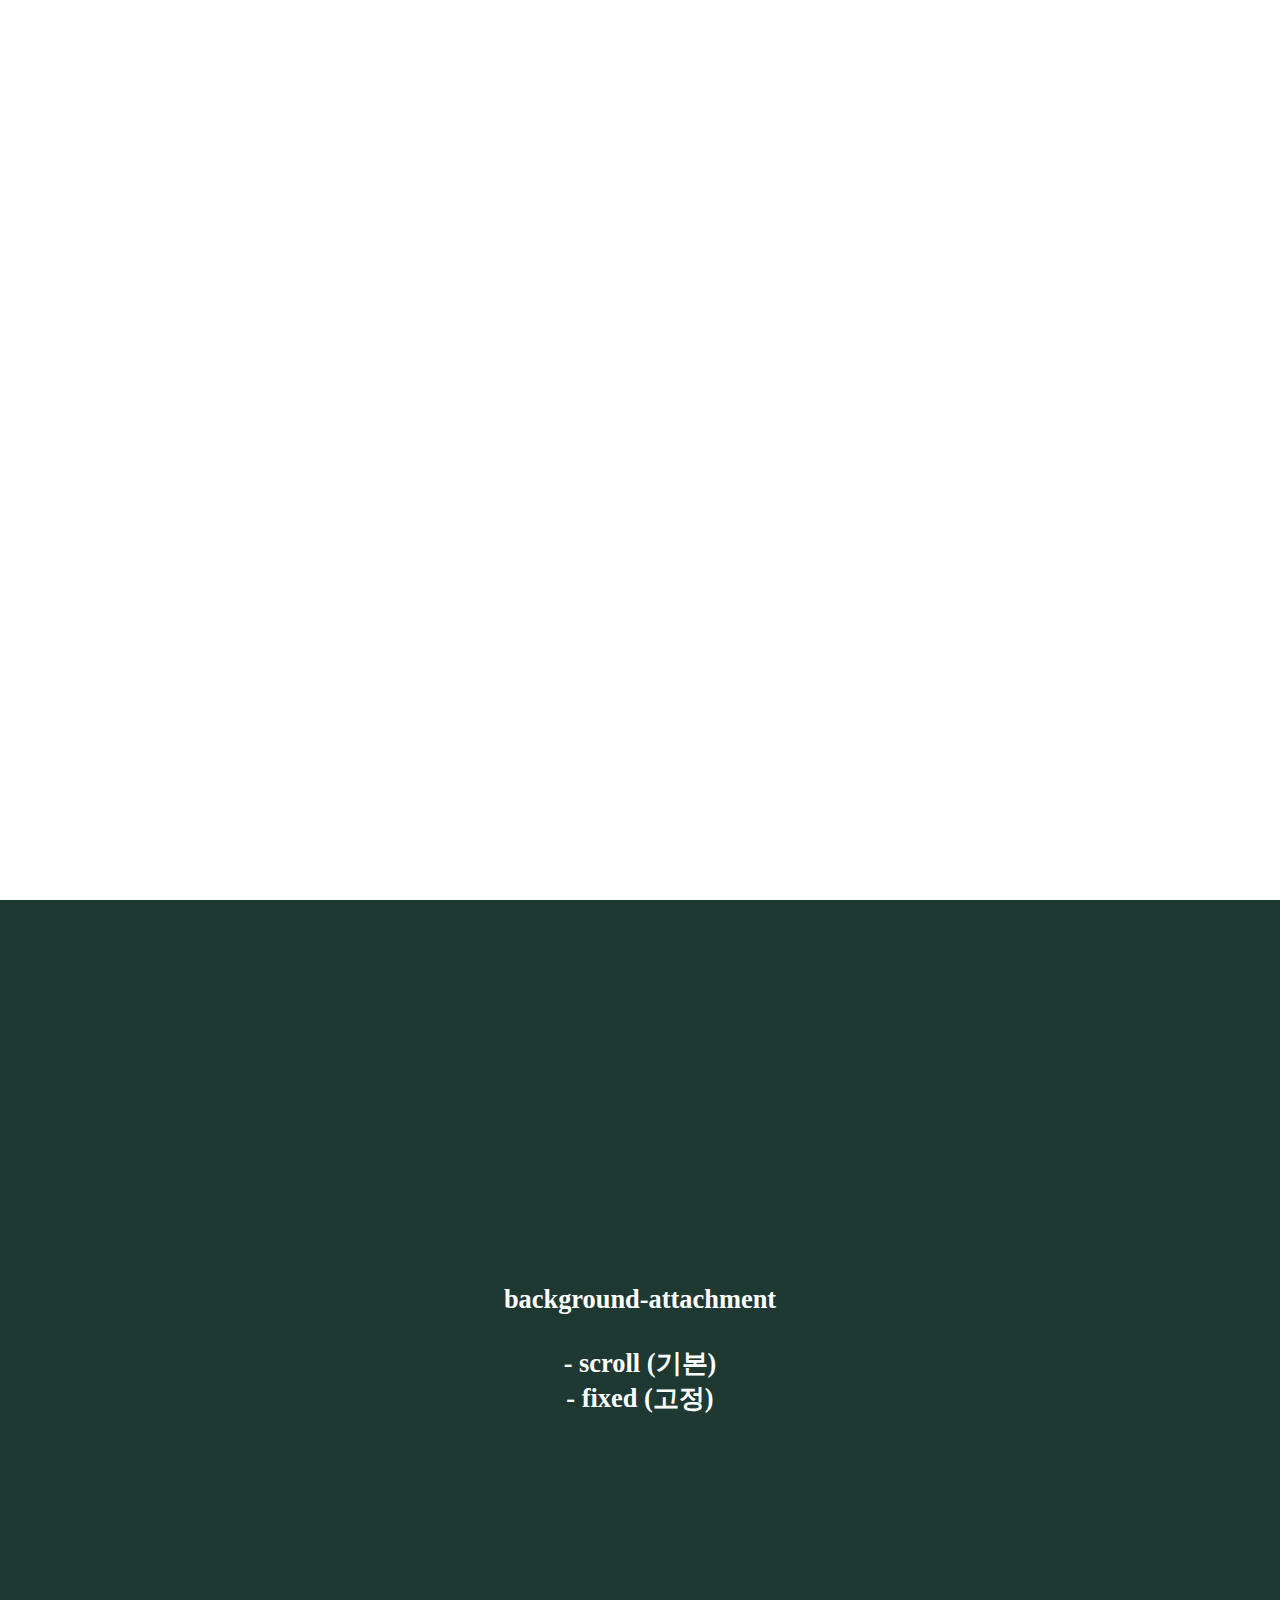
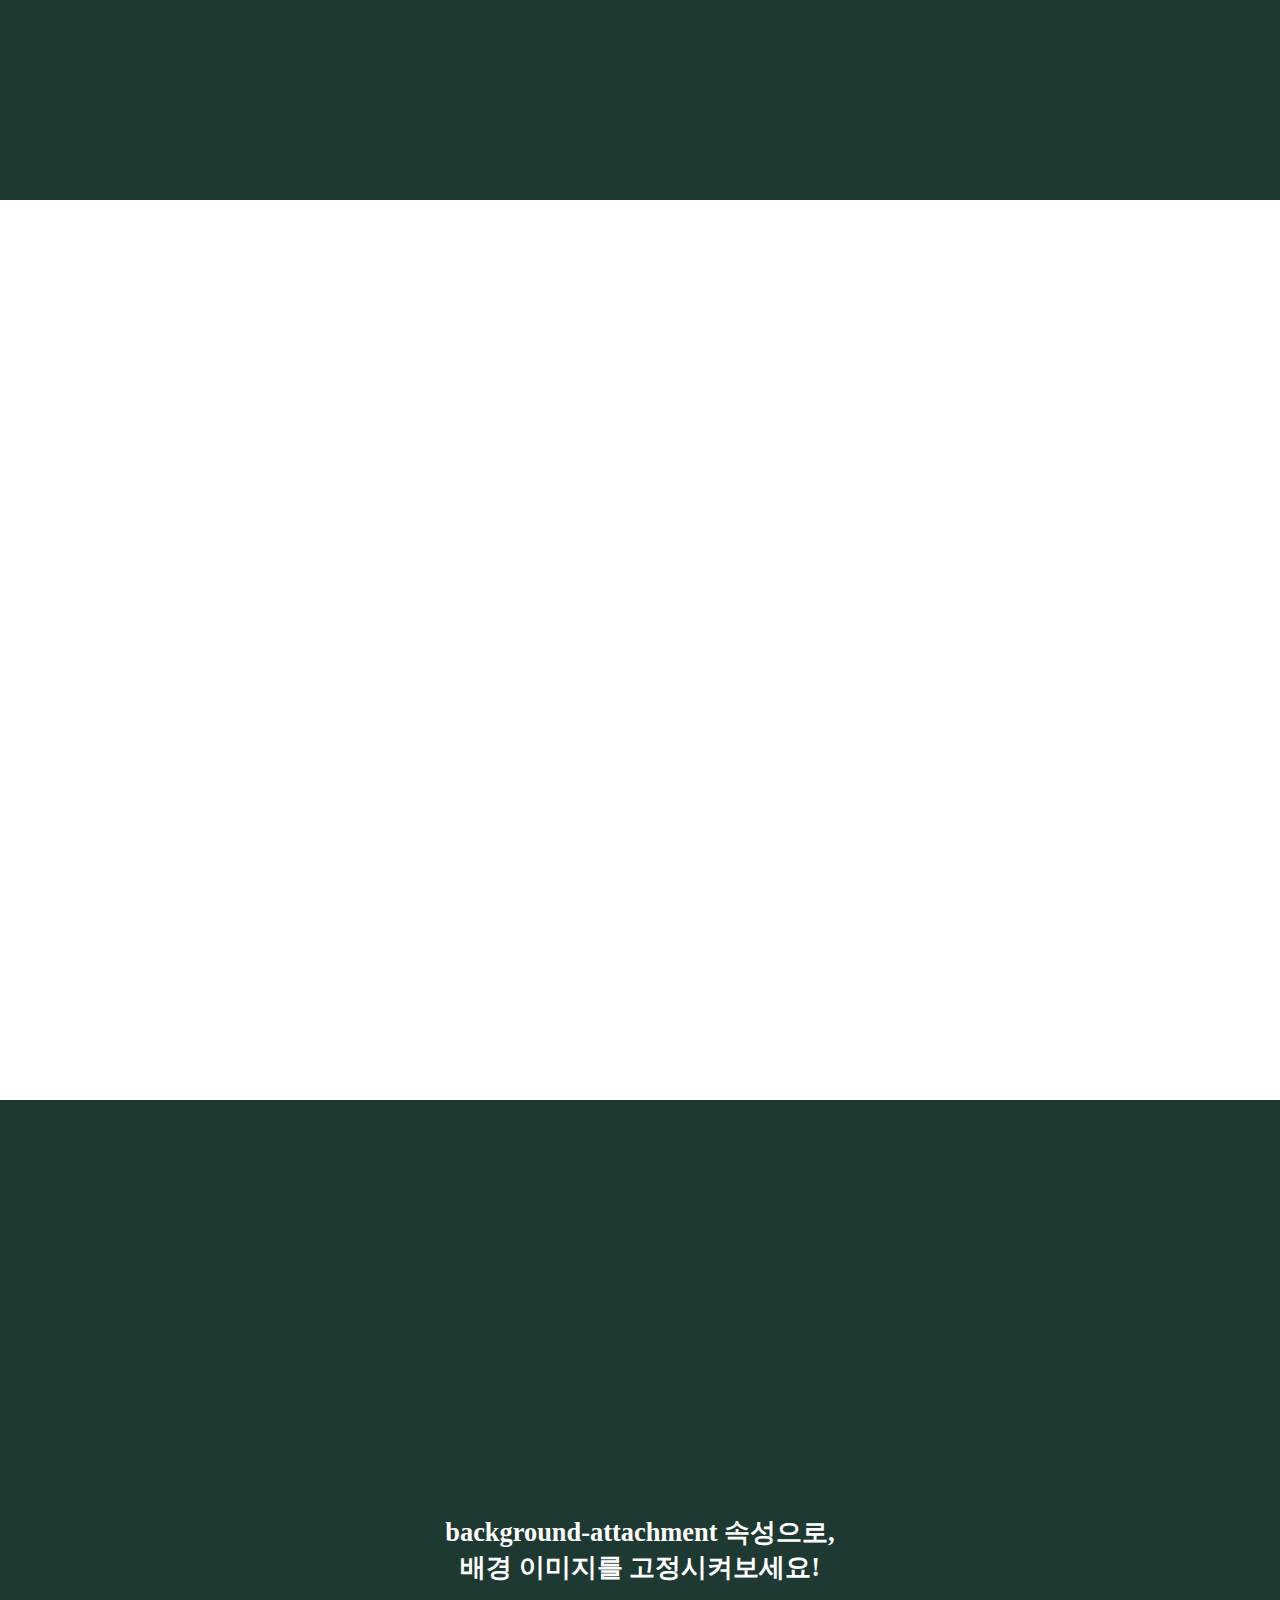
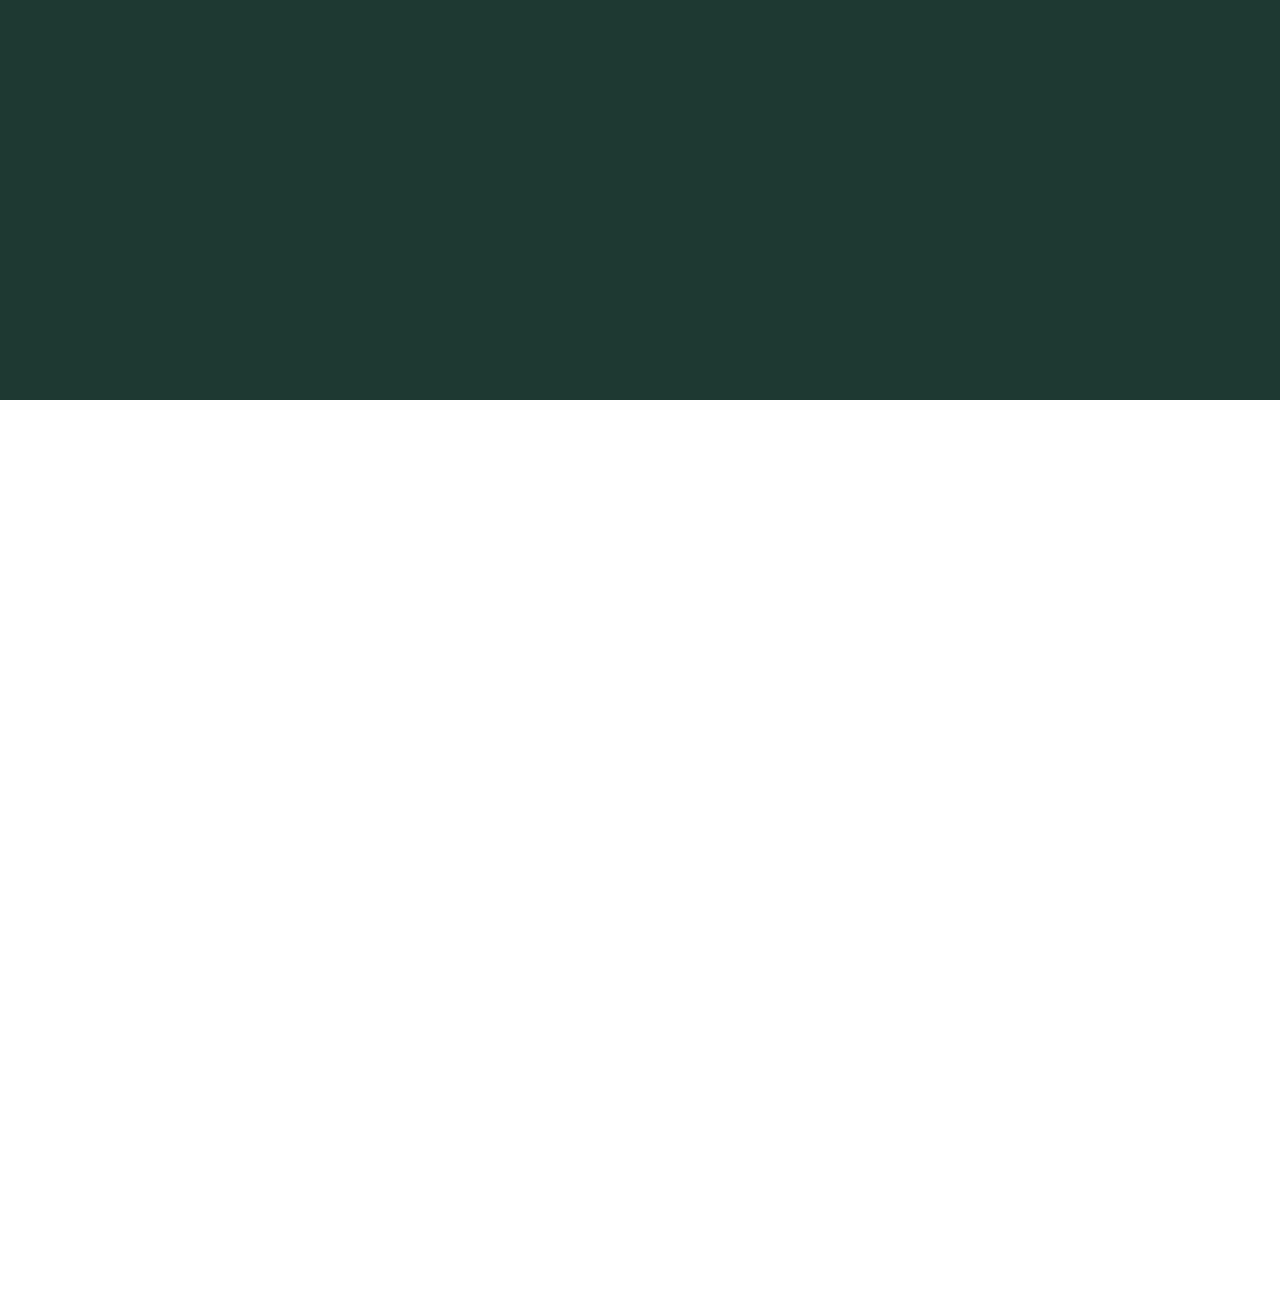
<file: pages/sub3/test.html>
<!DOCTYPE html>
<html lang="en">
<head>
    <meta charset="UTF-8">
    <meta name="viewport" content="width=device-width, initial-scale=1.0">
    <title>Document</title>
</head>
<body>
    
<div class="image1"></div>

<div class="text">
  <h2>
    background-attachment <br><br>
    - scroll (기본) <br>
    - fixed (고정)<br>
  </h2>
</div>

<div class="image2"></div>

<div class="text">
  <h2>
    background-attachment 속성으로, <br>
    배경 이미지를 고정시켜보세요!
  </h2>
</div>

<div class="image3"></div>
</body>
<style>
    div {
  width: 100%;
  height: 100vh;
  position: relative;
}

.image1 {
    background: url(https://cdn.pixabay.com/photo/2020/07/14/16/18/snow-5404785_960_720.jpg) no-repeat;
  background-attachment: fixed;
}

.image2 {
    background: url(https://cdn.pixabay.com/photo/2022/08/23/06/55/village-7405160_960_720.jpg) no-repeat;
  background-attachment: fixed;
}

.image3 {
    background: url(
https://cdn.pixabay.com/photo/2022/08/30/15/33/nature-7421337_960_720.jpg) no-repeat;
  background-attachment: fixed;
}

 /*-----  */

.text {
  display: flex;
  justify-content: center;
  align-items: center;
  text-align: center;
  color: #fff;
  background: #1e3932;
  font-size: 1.1rem;
}

@import url("https://cdn.jsdelivr.net/gh/orioncactus/pretendard/dist/web/static/pretendard.css");

* {
  font-family: Pretendard;
  padding: 0;
  margin: 0;
}
</style>
</html>
</file>
<file: index.css>
/********************************/
/*           @@@@@@             */
/********************************/

:root {
  --background: #131619;
  --font: "Heebo", sans-serif;
  --altFont: "Yantramanav", serif;
  --fontBlack: #000;
  --fontWhite: #FFF;
  --fontGrey: #c4c4c4;
  --bgWhite: #FFF;
  --bgBlack: #000;
	--pointColor: #affe02;
}

/********************************/
/*       local-global           */
/********************************/


html { 
  /* 1rem = 10px */
  font-size: 62.5%; 
}

body {
  font-size: 1rem;
  background-color: var(--background);
  --header-size: 9rem;
}
button { cursor: pointer; }

/********************************/
/*       common element         */
/********************************/
.lg-text {
  color: var(--fontWhite);
  font-family: var(--font);
  font-size: 4rem;
  font-weight: 700;
  line-height: 5.2rem; /* 130% */
  text-transform: uppercase;
  margin-bottom: 1.4rem;
  position: relative;
  z-index: 2;
}
.lg-text::before {
  content: "";
  background-image: url(images/ico_plus.svg);
  background-size: cover;
  background-position: center;
  width: 2.6rem;
  height: 4rem;
  display: inline-block;
  position: absolute;
  left: -0.8rem;
  top: 0.1rem;
  translate: -100% 0;
}
.lg-text::after {
  content: "";
  -webkit-text-stroke-width: 1px;
  -webkit-text-stroke-color: #404040;
  font-family: var(--altFont);
  font-size: 11.2rem;
  font-style: normal;
  font-weight: 700;
  line-height: 11.2rem; /* 100% */
  text-transform: uppercase;
  color: transparent;
  position: absolute;
  height: 14.5rem;
  display: flex;
  justify-content: center;
  align-items: center;
  top: -4.5rem;
  left: -7rem;
  z-index: -1;
}
@media all and  (max-width: 1300px) {
  .lg-text  {
    font-size: clamp(3.2rem, 6vw ,6rem);
  }
}
/* animation */
.lg-text {
  transition: all .3s ease-in-out;
}
.lg-text::after {
  transition: all .3s ease-in-out;
}
.lg-text:hover::after {
  font-size: 12rem;
}
.split__text--lg:hover,
.form__text--lg:hover,
.family__text--lg:hover,
.bmi__text--lg:hover {
  translate: 1rem 0;
}

.form__text--lg:hover::after,
.family__text--lg:hover::after {
  font-size: 19.4rem;
} 



.btn--arrow {
  position: relative;
  display: inline-flex;
  align-items: flex-start;
  border-radius: 3rem;
  border: 1px solid var(--fontWhite);
  cursor: pointer;
  color: var(--fontWhite);
  font-family: var(--font);
}
.btn--arrow::after{
  content: "";
  background: url("images/ico_viewMore.svg") no-repeat;
  background-position: center center;
  display: flex;
  justify-self: center;
  align-items: center;
  width: 5.4rem;
  height: 5.4rem;
  border-radius: 50%;
  position: absolute;
  right: 0;
  top: -.1rem;
  border: 1px solid var(--fontWhite);
  transform: rotate(0deg);
  transition: transform 0.3s ease-out; 
}
.btn--arrow:hover::after {
  transform: rotate(45deg);
}

input {
  color: white;
  background-color: transparent;
  display: inline-flex;
  padding: 1.5rem 2.5rem;
  align-items: flex-start;
  color: var(--fontGrey);
  font-family: var(--font);
  font-size: 1.6rem;
  font-weight: 300;
  letter-spacing: 0.08rem;
  border-radius: 3rem;
  border: 1px solid #404040;
  outline: none;
}
input::placeholder {
  transition: color .3s ease;
}
input:hover::placeholder  {
  color: var(--background);
}


/********************************/
/*       hero section           */
/********************************/
.slider__wrapper {
  width: 100%;
  height: calc(100vh - 9rem);
}

.slider__slide--information  {
  box-sizing: border-box;
  width: 100%;
  height: 100%;
  padding: 0 3.6%;    
  display: flex;
  flex-direction: column;
  justify-content: center;
  align-items: center;
  position: relative;
}
.slide__upper-wrapper {
  display: flex;
  width: 100%;
  flex-grow: 1;
  align-items: end;
}
.slide__image img{
  width: 14vw;
  height: 14vw;
  max-width: 19.4rem;
  max-height: 19.4rem;
}

.slide__text--sm {
  margin-left: 3rem;
  color: var(--fontWhite);
  font-family: var(--font);
  font-size: 3rem;
  font-weight: 700;
  line-height: 126.667%;
  text-transform: uppercase;
}
.slide__text--lg {
  display: flex;
  justify-content: flex-start;
  max-width: 100%;
  width: 100%;
  max-height: 35rem;
  height: fit-content;
  color: var(--fontWhite);
  font-family: var(--font);
  font-size: clamp(10rem, 18vw, 36rem);
  font-weight: 700;
  text-transform: uppercase;
  margin-bottom: 7rem;
}

.slider__bullet {
  position: absolute;
  bottom: 1rem;
  left: 50%;
  transform: translate(-50%, -50%);
  z-index: 9;
  padding: 0.8rem 1.6rem;
  border-radius: 2rem;
}
.slider__bullet img {
  width: 5.8rem;
  height: 1rem;
}
@media all and (max-width: 1300px) {
  .slide__image {
    margin-bottom: 1rem;
  }
  .slide__text--sm {
    margin-left: 2rem;
  }
}
@media all and (max-width: 800px) {
  .slider__slide--information {
    justify-content: flex-start;
    overflow: hidden;
  }
  .slide__upper-wrapper {
    flex-grow: 0;
    align-items: start;
  }
  .slide__text--sm {
    font-size: 6vw;
  }
  .slide__text--lg {
    flex-grow: 1;
    width: 100%;
    max-height: none;
    /* border: 1px solid red; */
    overflow: hidden;
    font-size: 19vw;
    transform: rotate(-8deg);
    translate: 0 5vw;
    /* transform-origin: top left; */
    padding: 0;
    margin: 0;
    position: relative;
    text-shadow: 
      0px   15vw   0px rgba(255,   0,   0, .8),  
      0px   30vw   0px rgba(255, 165,   0, .8),  
      0px   45vw   0px rgba(255, 255,   0, .8),  
      0px   60vw   0px rgba(  0, 128,   0, .8),  
      0px   75vw   0px rgba(  0,   0, 255, .8),  
      0px   90vw   0px rgba( 75,   0, 130, .8),  
      0px  105vw   0px rgba(238, 130,238,  .8),
      0px  120vw   0px rgba(255,   0,   0, .8), 
      0px  135vw   0px rgba(255, 165,   0, .8), 
      0px  150vw   0px rgba(255, 255,   0, .8), 
      0px  165vw   0px rgba(  0, 128,   0, .8), 
      0px  180vw   0px rgba(  0,   0, 255, .8);
  }
}


/********************************/
/*         split section        */
/********************************/

.section--split {
  width: 100%;
}
.section--split.split--first {
  background-color: var(--bgBlack);
}
.split--wrapper {
  max-width: 130rem;
  width: 90%;
  aspect-ratio: 2 / 1;
  margin: 0 auto;
  display: flex;
  justify-content: space-between;
}

.split__text-wrapper {
  flex: 1;
  display: flex;
  gap: 3rem;
  flex-direction: column;
  justify-content: center;
  align-items: flex-start;
}
.split__text--lg {
  width: 48.1416rem;
  height: 11.1rem;
}
.split__text--sm {
  color: var(--fontGrey);
  font-family: var(--font);
  font-size: 1.6rem;
  font-weight: 300;
  line-height: 2.8rem; /* 175% */
  letter-spacing: 0.08rem;
}

.split__button {
  padding: 1.4rem 8.1rem 1.4rem 3.1rem;
  font-size: 1.3rem;
  font-weight: 700;
  line-height: 2.6rem; /* 200% */
  letter-spacing: 0.13rem;
  text-transform: uppercase;
}

.split__img { 
  flex: 1;
}
/********* split-first **********/
.split--first .split__text-wrapper {
  padding-left: 3.5rem;
  margin-right: -3.5rem;
}

.split--first .split__img {
  display: flex;
  align-items: flex-start;
  justify-content: end;
  translate: -6rem -6rem;
}
.split--first .split__img img {
  max-width: 51.8rem;
  width: 100%;
}

.split--first .split__text--lg::after {
  content: "STRONG";
}
.split--first .split__text--sm {
  width: 39rem;
  height: 5.2rem;
}
/********* split-second **********/
.split--second .split__text {
  margin-left: 17.2rem;
}

.split--second .split__img {
  display: flex;
  align-items: center;
  justify-content: start;
  translate: 0 2rem;
}
.split--second .split__img img {
  max-width: 51.8rem;
  width: 100%;
}

.split--second .split__text--lg::after {
  content: "Start";
}
.split--second .split__text--sm {
  width: 40.1rem;
  height: 5.2rem;
}

/******* split responsive *******/
@media all and (max-width: 1300px) and (min-width: 801px){
  .split__text--lg {
    width: fit-content;
    height: fit-content;
    line-height: 1.5;
    font-size: 3.2rem;
    margin-bottom: 0;
  }
  .split--second .split__text--sm {
    padding-right: 3rem;
  }
  .split--first .split__img,
  .split--second .split__img {
    translate: 0 0;
  }
  .split--first .split__img img,
  .split--second .split__img img {
    /* width: 80%; */
    /* max-width: 40vw; */
    max-height: 100%;
    object-fit: cover;
  }
  .split__text-wrapper {
    gap: 2rem;
  }
  .split--first .split__text-wrapper {
    padding-right: 6rem;
  }
  .split--second .split__text-wrapper {
    width: fit-content;
    padding-left: 6rem;
    /* flex: 0; */
  }
}

@media all and (max-width: 800px) {
  .section--split.split--first {
    background-color: transparent;
  }
  .split--wrapper {
    justify-content: center;
    align-items: center;
  }
  .split--first {
    margin-bottom: 2.4rem;
  }
  .split__text-wrapper {
    width: 100%;
    height: fit-content;
    justify-content: space-between;
    gap: 1rem;
  }
  .split__text--lg {
    width: 100%;
    font-size: 3.2rem;
    line-height: 1.4;
    height: fit-content;
    margin: 0;
  }
  .split__text--sm {
    font-size: 1.6rem;
    margin-bottom: 1.4rem;
  }
  .split__button {
    position: relative;
  }
  .split--first .split__text--sm {
    width: 100%;
    height: fit-content;
  }
  .split--second .split__text--sm {
    width: 100%;
    height: fit-content;
  }
  .split--first .split__text-wrapper,
  .split--second .split__text-wrapper {
    padding-left: 2.8rem;
    margin-right: 0rem;
  }
  .split--first .split__img,
  .split--first .split__img img,
  .split--second .split__img,
  .split--second .split__img img {
    display: none;
  }
}


/********************************/
/*       partners section       */
/********************************/
.section--partners {
  background-color: var(--bgBlack);
  display: flex;
  justify-content: space-between;
  align-items: center;
  gap: 7rem;
  padding: 12rem 8.5rem;
}
.partners__partner {
  display: flex;
  height: fit-content;
  flex-direction: column;
  justify-content: center;
  position: relative;
  cursor: pointer;
}
.partners__partner img {
  width: 100%;
  height: 100%;
}
.partners__partner::after {
  position: absolute;
  top: 0;
  left: 100%;
  transform: translate(0, -100%);
  content: "";
  display: inline-flex;
  width: 8.3rem;
  height: 8.3rem;
  background: url(images/ico_partner_hover.svg);
}

.partner__text {
  color: #FFF;
  text-align: center;
  font-family: Heebo;
  font-size: 1.6rem;
  font-style: normal;
  font-weight: 700;
  line-height: 2.8rem; /* 175% */
  letter-spacing: 0.08rem;
  text-transform: uppercase;
  position: absolute;
  left: 50%;
  bottom: 0;
  white-space: nowrap;
  transform: translate(-50%, 110%);
}

/******* partner responsive *******/
@media all and (max-width: 1300px)  {
  .partners__partner::after {
    display: none;
  }
}

@media all and (max-width: 800px)  {
  .section--partners {
    display: grid;
    align-items: end;
    justify-content: center;
    grid-template-columns: repeat(3, minmax(auto, 10rem));
    column-gap: 8rem;
    row-gap: 4rem;
    padding: 4rem 4rem;
  }
  .partner__text {
    font-size: 1.3rem;
  }
}


/********************************/
/*         video section        */
/********************************/
.section--video {
  width: 100%;
  aspect-ratio: 1920/900;
  max-height: 90rem;
  height: 100%;
  display: flex;
  flex-direction: column;
  justify-content: end;
  background: url(images/video_bg_img.png) no-repeat;
  position: relative;
}
.section--video > img {
  position: absolute;
  top: 50%;
  left: 50%;
  transform: translate(-50%,-50%);
  height: 100%;
}

.video__btn--play {
  position: absolute;
  top: 50%;
  left: 50%;
  transform: translate(-50%,-50%);
  border: 1px solid white;
  border-radius: 50%;
  z-index: 3;
  display: flex;
  justify-content: center;
  align-items: center;
  width: 20rem;
  height: 20rem;
}
.video__btn--play > span {
  color: var(--fontWhite);
  font-family: var(--font);
  font-size: 1.4rem;
  font-weight: 700;
  position: relative;
}
.video__btn--play > span > img {
  width: 3.2rem;
  height: 3.3rem;
  position: absolute;
  left: 100%;
  bottom: -50%;
}

/******* video responsive *******/
@media all and (max-width: 800px) {
  .section--video {
    aspect-ratio: 960/600;
  }
  .video__btn--play {
    width: 20vw;
    height: 20vw;
    font-size: 1.1rem;  
  }
  .video__btn--play > span > img {
    display: none;
  }
}

/********************************/
/*          form section        */
/********************************/
.section--form {
  display: flex;
  flex-direction: column;
  align-items: center;
  max-width: 130rem;
  width: 67.7%;
  margin: 0 auto;
  margin-bottom: 15rem;
}

.form__title {
  height: 21.6rem;  
  display: flex;
  justify-content: center;
  align-items: center;
  translate: 0 calc(-100% + 13rem);
  white-space: nowrap;
} 
.form__title > span {
  color: var(--fontWhite);
  text-align: center;
  font-family: var(--font);
  font-size: 18rem;
  font-weight: 700;
  line-height: 21.6rem; /* 120% */
  text-transform: uppercase;
  margin-right: 2.5rem;
}
.form__title > img {
  width: 12.7078rem;
  height: 12.7078rem;
}

.form__text--lg{
  font-size: 6rem;
  margin-bottom: 3rem;
  white-space: nowrap;
}
.form__text--lg::before {
  width: 3.4rem;
  transform: translate(0,-50%);
  top: 0.4rem;
}
.form__text--lg::after {
  font-size: 18rem;
  line-height: 18rem; /* 100% */
  content: "go!";
  left: 3.5rem;
}

.form__text--sm {
  width: 45.1681rem;
  height: 2.9rem;
  color: var(--fontWhite);
  font-family: var(--font);
  font-size: 2rem;
  font-weight: 300;
  line-height: 3.3rem; /* 165% */
  text-transform: uppercase;
  margin-bottom: 5.2rem;
}

.form__input--wrapper {
  width: 100%;
  display: flex;
  justify-content: center;
  gap: 2rem;
}

.form__btn--subscribe {
  padding: 1.4rem 8.0938rem 1.4rem 3.1rem;
  color: var(--fontWhite);
  text-align: center;
  font-family: var(--font);
  font-size: 1.3rem;
  font-weight: 700;
  line-height: 2.6rem; /* 200% */
  letter-spacing: 0.13rem;
  text-transform: uppercase;
}

/******* form responsive *******/
@media all and (max-width: 1300px) {
  .form__title {
    height: fit-content;
    translate: 0 calc(-100% + 8.8rem);
  } 
  .form__title > span {
    font-size: 13rem;
    line-height: 120%;
  }
  .form__title > img {
    width: 8.9rem;
    height: 8.9rem;
  }
  .form__text--lg::after {
    left: 0;
  }
}

@media all and (max-width: 800px) {
  .form__title {
  translate: 0 calc(-100% + 10vw);
  } 
  .form__title > span { 
    font-size: 15vw;
  }
  .form__title > img {
    height: 10.42vw;
    width:  10.42vw;
  }
  .form__text--lg{
    font-size: clamp(4rem, 6vw ,6rem);
    margin-bottom: 6rem;
  }
  .form__text--lg::before {
    width: 2.8rem;
    transform: translate(0,0);
    top: 0.4rem;
  }
  .form__text--lg::after {
    font-size: 14rem;
    line-height: 14rem; /* 100% */
  }
  .form__text--sm {
    max-width: 45.1681rem;
    width: 80vw;
    text-align: center;
    line-height: 165%;
    margin-bottom: 8rem;
  }
  .form__input--wrapper {
    max-width: 30rem;
    flex-direction: column;
    gap: 1rem;
  }
}


/********************************/
/*          map section        */
/********************************/
.section--map  {
  width: 100%;
  max-height: 90rem;
  height: 30vw;
  background-color: var(--bgBlack);
  display: flex;
  justify-content: space-between;
  gap: 2rem;
}
.map__map--wrapper {
  flex: 1;
  overflow: hidden;
}
.map__map--wrapper img {
  width: 100%;
  object-fit: contain;
}
.map__text--wrapper {
  flex: 1;
  width: fit-content;
  display: flex;
  flex-direction: column;
  justify-content: center;
  align-items: center; 
}
.map__text--lg::after {
  font-size: 11.2rem;
  line-height: 11.2rem; /* 100% */
  content: "look";
  left: 3.5rem;
}
.map__text--sm {
  width: 80%;
  color: #C4C4C4;
  text-align: center;
  font-family: var(--font);
  font-size: 1.6rem;
  font-weight: 300;
  line-height: 2.8rem; /* 175% */
  letter-spacing: 0.08rem;
  margin-bottom: 3.7rem;
}
.map__btn--view-more {
  display: inline-flex;
  padding: 1.4rem 8rem 1.4rem 3.2rem;
  font-size: 1.3rem;
  font-weight: 700;
  line-height: 2.6rem; /* 200% */
  letter-spacing: 0.13rem;
  text-transform: uppercase;
}
/* responsive */
@media all and  (max-width: 1300px) {
  .map__text--lg {
    font-size: 3vw;
    line-height: 130%;
    text-align: center;
  }
  .map__text--sm {
    font-size: 1.8vw;
  }
}

@media all and  (max-width: 800px) {
  .section--map  {
    flex-direction: column-reverse;
    width: 100%;
    padding: 4rem 0;
    height: fit-content;
    justify-content: center;
    align-items: center;
    gap: 4rem;
  }
  .map__text--lg{
    font-size: 3.2rem;
    margin-bottom: 6rem;
  }
  .map__text--lg::before {
    width: 2.8rem;
    top: 0.4rem;
  }
  .map__text--lg::after {
    font-size: 8rem;
    line-height: 8rem; /* 100% */
  }
  .map__text--sm {
    font-size: 1.8rem;
    line-height: 1.4;
  }
  .map__map--wrapper {
    padding: 0 10%;
  }
  .map__map--wrapper img {
    height: 100%;
    object-fit: contain;
  }
  .map__text--lg {
    margin-bottom: 4rem;
  }
  .map__text--sm {
    width: 70%;
  }
  .map__btn--view-more {
    /* width: 47.6%; */
  }
} 


/********************************/
/*        family section        */
/********************************/
.section--family {
  display: flex;
  flex-direction: column;
  justify-content: center;
  align-items: center;
  width: 100%;
  height: 80rem;
}  
.family__text--wrapper {
  width: 80%;
  display: flex;
  flex-direction: column;
  justify-content: center;
  align-items: center;
}
.family__text--lg{
  text-align: center;
  /* font-size: 6rem; */
  line-height: 120%;
}
.family__text--lg::before {
  width: 3.4rem;
  transform: translate(0,-50%);
  top: 1.5rem;
}
.family__text--lg::after {
  font-size: 18rem;
  line-height: 100%;
  content: "part";
  left: 50%;
  transform: translate(-50%, 0);
}
.family__text--sm {
  color: var(--fontWhite);
  font-family: var(--font);
  font-size: 2rem;
  font-weight: 300;
  line-height: 3.3rem; /* 165% */
  text-transform: uppercase;
  margin-bottom: 6.2rem;
  text-align: center;
}
  
.family__image--wrapper {
  width: 100%;
  display: flex;
  gap: 2.6rem;
  overflow: hidden;
  height: 48rem;
}
/* responsive */
@media all and (max-width: 1300px) {}
@media all and (max-width: 800px) {

  .family__text--lg{
    font-size: clamp(4rem, 6vw ,6rem);
    margin-bottom: 6rem;
  }
  .family__text--lg::before {
    display: none;
  }
  .family__text--lg::after {
    font-size: 11.2rem;
    transform: translate(-50%, 25%);
  }
}

/********************************/
/*          bmi section         */
/********************************/
.section--bmi {
  width: 128rem;
  height: 72.5rem;
  display: flex;
  align-items: center;
  justify-content: space-between;
  margin: 0 auto;
}
.bmi__text--wrapper {}

.bmi__text--lg::after { 
  content: "BMI"
}
.bmi__text--sm {
  color: var(--fontGrey);
  font-family: var(--font);
  font-size: 1.6rem;
  font-weight: 300;
  line-height: 2.8rem; /* 175% */
  letter-spacing: 0.08rem;
  margin-bottom: 3.1rem;
}
.bmi__input--wrapper {
  display: grid;
  column-gap: 3rem;
  row-gap: 1.8rem;
  grid-template-columns: 1fr 1fr;
  width: 62.7rem;
  flex-shrink: 0;
  margin-bottom: 2.6rem;
} 
#bmi--input--factor {
  grid-column: 1/3;
}
.bmi__btn--bmi-calculate {
  background-color: transparent;
  display: inline-flex;
  padding: 1.4rem 8.07rem 1.4rem 3.1rem;
  align-items: flex-start;
  border-radius: 3rem;
  border: 1px solid #FFF;
  color: #FFF;
  font-size: 1.3rem;
  line-height: 2.6rem; /* 200% */
  letter-spacing: 0.13rem;
  text-transform: uppercase;
}
.bmi__table--wrapper {
  width: 61rem;
  height: 61rem;
  background-color: var(--bgBlack);
  border-radius: 50%;
  display: flex;
  flex-direction: column;
  align-items: center;
  justify-content: center;
  padding: 10.6rem 12.86rem;
}
.bmi__table {
  width: 100%;
}
.bmi__table__row {
  height: 6.6rem;
  width: 100%;
  display: flex;
  justify-content: space-between;
  border-bottom: 1px solid #707070;
}
.bmi__table__row:last-of-type{
  border-bottom: none;
}
.bmi__table__cell  {
  display: flex;
  align-items: center;
  width: 100%;
  color: var(--fontGrey);
  font-family: var(--font);
  font-size: 1.6rem;
  font-weight: 300;
  line-height: 2.8rem; /* 175% */
  letter-spacing: 0.08rem;
}
.bmi__table__cell:last-of-type{
  padding-left: 3.2rem;
  border-left: 1px solid #707070;
}
.bmi__table__header > .bmi__table__cell {
  color: var(--fontWhite);
  font-weight: 700;
  text-transform: uppercase;
}
.bmi__table--wrapper span {
  margin-top: 3.3rem;
  width: 100%;
  color: var(--fontWhite);
  font-family: var(--font);
  font-size: 1.4rem;
  font-style: normal;
  font-weight: 300;
  line-height: 2.5rem;
  letter-spacing: 0.08rem;
}
.bmi__table--wrapper span > strong {
  font-size: 1.6rem;
  font-weight: 700;
}
/* responsive */
@media all and (max-width: 1300px) {
  .section--bmi {
    width: 67.7%;
    height: fit-content;
    margin: 4rem auto;
    flex-direction: column;
  }
}

@media all and (max-width: 800px) {
  .bmi__text--lg {
    /* font-size: clamp(Drem, 6vw ,6rem); */
    margin: 6rem 0;
    text-align: center;
  }
  .bmi__text--lg::after {
    transform: translate(65%, 0);
  }
  .bmi__text--lg::before {
    transform: translate(90%, 0);
  }
  .section--bmi {
    width: 80%;
    height: fit-content;
    margin: 2rem auto;
    flex-direction: column;
  }
  .bmi__text--wrapper {}
  .bmi__input--wrapper {
    grid-template-columns: 1fr;
  }
  #bmi--input--factor {
    grid-column: 1/2;
  } 
  .bmi__input--wrapper {
    width: 100%;
  }
  .bmi__table--wrapper {
    display: none;
  }
  .bmi__btn--bmi-calculate {
    width: 100%;
  }
}





/********************************/
/*           footer             */
/********************************/
</file>
<file: test.css>
.pricing-cards {
            display: flex;
            flex-wrap: wrap;
            justify-content: center;
            gap: 20px;
        }

        .card {
            background-color: #3a3a3a;
            color: white;
            padding: 30px;
            border-radius: 8px;
            flex: 1 1 300px;
            max-width: 320px;
            text-align: left;
            position: relative;
        }

        .card.highlight {
            background-color: #00ff00;
            color: black;
        }

        .best-value {
            position: absolute;
            top: 10px;
            right: -35px;
            background-color: black;
            color: white;
            padding: 5px 10px;
            transform: rotate(45deg);
            font-size: 14px;
            font-weight: bold;
        }

        .card h2 {
            font-size: 22px;
            font-weight: bold;
            margin-bottom: 15px;
        }

        .card p {
            font-size: 16px;
            margin-bottom: 25px;
            line-height: 1.5;
            color: #cccccc;
        }

        .card .price {
            font-size: 28px;
            font-weight: bold;
            margin-bottom: 20px;
        }

        .card a {
            text-decoration: none;
            color: white;
            font-weight: bold;
            display: inline-block;
            padding: 10px 25px;
            border: 2px solid white;
            border-radius: 4px;
            transition: all 0.3s;
        }

        .card a:hover {
            background-color: white;
            color: black;
        }

        @media (max-width: 768px) {
            .pricing-cards {
                flex-direction: column;
                align-items: center;
            }

            .card {
                padding: 20px;
            }

            .card h2 {
                font-size: 20px;
            }

            .card p {
                font-size: 14px;
            }

            .card .price {
                font-size: 24px;
            }

            .card a {
                font-size: 14px;
                padding: 8px 20px;
            }
        }

        @media (max-width: 480px) {
            .header h1 {
                font-size: 28px;
            }

            .header p {
                font-size: 16px;
            }

            .card h2 {
                font-size: 18px;
            }

            .card p {
                font-size: 12px;
            }

            .card .price {
                font-size: 20px;
            }

            .card a {
                font-size: 12px;
                padding: 6px 16px;
            }
        }
</file>
<file: pages/sub1/sub1.css>
body {
    overflow-x: hidden;
}

/* 앵커 초기화 */
a {
    transition: all 1s;
}


a:visited,
a:link {
    color: var(--fontWhite);
    text-decoration: none;
}

/* 포인트 색상 */
.point {
    color: var(--pointColor);
}

/* 바디 */
body {
    background-color: var(--background);
    font-family: var(--font);
    color: var(--fontWhite);
    font-weight: 700;
}

h3 {
    text-transform: uppercase;
}


/* 타이틀 */
.title {
    display: flex;
    justify-content: baseline;
    align-items: center;
    color: var(--fontWhite);
    height: 54.5rem;
    margin-left: 7.1rem;
}

.title-box {
    display: flex;
    justify-content: center;
    flex-direction: column;
    margin: 0 auto;
}

.title__icon {
    height: 19.4rem;
    display: inline-block;
}

.title__icon img {
    width: 100%;
    height: 100%;
}

.title__week {
    margin-left: 3rem;
    display: inline-block;
    font-size: 3rem;
    line-height: 3.8rem;
    text-transform: uppercase;
}

.title__main h1 {
    font-size: 12rem;
    text-transform: uppercase;
}

.title__main h1 p {
    font-size: 16rem;
    text-transform: uppercase;
}


/* 메인 컨텐츠 */
.main-contents {
    background-color: var(--bgBlack);
    height: 63.7156rem;
    display: flex;
    justify-content: space-around;
    align-items: center;
    position: relative;
}

.main-contents-containar {
    max-width: 130rem;
    display: flex;
    align-items: center;
    justify-content: center;
    gap: 4rem;
    margin: 0 auto;
    margin: 0 7.1rem;
}

.main-contents-box {
    display: flex;
    justify-items: center;
    align-items: center;
}

.back-text {
    position: absolute;
    top: -6rem;
    font-size: 11.2rem;
    font-weight: 700;
    line-height: 11.2rem;
    font-family: var(--altFont);
    text-transform: uppercase;
    -webkit-text-stroke-width: 1px;
    -webkit-text-stroke-color: #404040;
    -webkit-text-fill-color: transparent;
    color: transparent;
}

.textarea__title {
    width: auto;
    height: auto;
    margin-left: 0;
}

.textarea__title h3 {
    position: absolute;
    top: 0;
    min-width: 53rem;
}

.textarea__title .back-text,
.textarea__title .a11y-hidden {
    position: initial;
}


.textarea {
    color: var(--fontGrey);
    font-size: 1rem;
    line-height: 2.8rem;
    letter-spacing: 0.08rem;
}

.textarea__title {
    font-size: 7rem;
    position: absolute;
    top: 13rem;
    margin-left: 3rem;
}

.main-contents-1 {
    color: var(--fontGrey);
    font-size: 1.5rem;

}

.contents-imgbox {

    max-width: 40%;
    height: 70rem;
    object-fit: cover;
    overflow: hidden;

}

.contents-img {
    width: 100%;
    height: 100%;
    object-fit: cover;
}

.main-contents__text {
    margin-top: 3rem;
    /* margin-left: 3rem; */
}

/* 드롭다운 */
.dropdown-container {
    position: relative;
    top: 7rem;
}

.dropdown-title {
    display: flex;
    justify-content: space-between;
    align-items: center;
    background-color: var(--background);
    color: var(--fontWhite);
    padding: 1.4rem;
    font-weight: bold;
    font-size: 2rem;
    cursor: pointer;
    gap: 1rem;
    transition: all 0.5s ease;
}

.dropdown-label:hover {
    background-color: var(--fontGrey);
}

.arrow {
    display: inline-block;
    min-width: 2rem;
    min-height: 2rem;
    width: 2rem;
    height: 2rem;
    border-right: 1rem solid var(--pointColor);
    border-bottom: 1rem solid var(--pointColor);
    transform: rotate(45deg);
    transition: all .03s ease-out;

}


.dropdown-content {
    max-height: 0;
    max-width: 60rem;
    overflow: hidden;
    background-color: var(--bgWhite);
    color: var(--bgBlack);
    font-size: 1.4rem;
    padding: 0 1rem;
    transition: all 0.5s ease;
}

.dropdown-title:hover+.dropdown-content,
.dropdown-title:hover .arrow+.dropdown-content {
    max-height: 60rem;
    padding: 1rem 1rem;
}

.dropdown-title:hover {
    color: var(--pointColor);
}

.dropdown-title:hover .arrow {
    transform: rotate(225deg);
}

/* 세컨드 컨텐츠 */

.second-back-text {
    position: absolute;
    top: 15rem;
    font-size: 11.2rem;
    font-weight: 700;
    line-height: 11.2rem;
    text-transform: uppercase;
    font-family: var(--altFont);
    -webkit-text-stroke-width: 1px;
    -webkit-text-stroke-color: #404040;
    -webkit-text-fill-color: transparent;
    color: transparent;
}

.second-contents__main {
    height: 55rem;
    display: flex;
    justify-content: center;
    align-items: center;
    position: relative;
    background: url(./images/img-title1.jpg);
    object-fit: cover;

}


.second-contents {
    display: flex;
    flex-direction: column;
    justify-content: center;
    position: relative;
}



.contents-containar {
    max-width: 130rem;
    margin: 0 auto;
}

.second-contents__title {
    position: absolute;
    font-size: 12rem;
    text-transform: uppercase;
}



.second-contents_gymbox {
    display: flex;
    justify-content: center;
    align-items: center;
    margin: 0 auto;
    margin-top: 9rem;
    padding: 1rem;
}

.second-contents__img {
    width: 50rem;
    min-width: 35rem;
    height: 40rem;
    flex-shrink: 0;
}

.second-contents__img img {
    width: 100%;
    height: 100%;
    object-fit: cover;
}

.second-contents__titlebox {
    display: flex;
    align-items: center;
    flex-direction: column;
    /* text-align: center; */
}

.second-contents__titlebox__main {
    font-size: 5rem;
    color: var(--fontWhite);
    padding: 3rem;
    padding: 6rem 3rem 0 3rem;
}

.second-contents__titlebox:hover .second-contents__titlebox__main span {
    color: var(--pointColor);
}

.second-contents__titlebox__sub {
    max-width: 100rem;
    font-size: 2rem;
    color: var(--fontGrey);
    padding: 4rem;
    line-height: 2.5rem;
}

.btn-arr {
    padding: 0rem 5rem;
}

.second-contents__titlebox__arr {
    display: inline-flex;
    align-items: center;
    padding: 1.6rem 6rem 1.6rem 5rem;
    border-radius: 3rem;
    border: .1rem solid var(--fontWhite);
    position: relative;
    font-size: 2rem;
    cursor: pointer;
    overflow: hidden;
}

.btn-arr_sub {
    display: flex;
    align-items: center;
    padding: 1.6rem;
    border-radius: 3rem;
    border: .1rem solid var(--fontGrey);
    position: absolute;
    right: 0;
    bottom: 0;
    object-fit: cover;
    overflow: hidden;
}

.btn-arr_sub img {
    width: 2rem;
    height: 2rem;
}

.btn-arr:hover .btn-arr_sub img {
    transform: rotate(45deg);
    transition: all 0.5s;
}

.btn-arr:hover .second-contents__titlebox__arr {
    color: var(--fontGrey);
    transition: all 0.5s;

}

/* 써드 컨텐츠 */
.third-contents__main {
    height: 55rem;
    display: flex;
    justify-content: center;
    align-items: center;
    position: relative;
    margin-top: 10rem;
    background: url(./images/img-contents2.jpg);
}

.third-contents__title {
    position: absolute;
    font-size: 10rem;
    text-transform: uppercase;
}

.third-contents__coachbox {
    display: flex;
    align-items: center;
    gap: 5rem;
    flex-wrap: wrap;
    margin: 5rem auto;
}

.third-contents__coachcard {
    display: flex;
    align-items: center;
    justify-content: space-around;
    padding: 2rem;
    border-radius: 1rem;
    box-shadow: 0 0 1rem var(--bgBlack);
    max-width: 45%;
    width: 100%;
    margin: 0 auto;
    position: relative;
}


.coach-name {
    font-size: 5rem;
    margin-bottom: 2rem;
    text-transform: uppercase;
}

.coach-ex {
    font-size: 2rem;
    margin: 3rem 2rem;
}

.coach-clip {

    font-size: 0rem;
    cursor: pointer;
    transition: .5s;

}

.third-contents__coachcard:hover .coach-clip {
    font-size: 4rem;
}

.coach-img {
    display: flex;
    align-items: center;
    justify-content: center;
    width: 25.4rem;
    min-width: 10rem;
    height: 25.4rem;
    min-height: 5rem;
    overflow: hidden;
    border-radius: 50%;
    position: relative;
    aspect-ratio: 1 / 1;
}

.coach-img img {
    width: 100%;
    height: 100%;
    object-fit: cover;
    object-position: center;
}

.coach-click {
    position: absolute;
    border-radius: 50%;
    border: .1rem solid var(--bgWhite);
    width: 6rem;
    height: 6rem;
}

.coach-click img {
    width: 100%;
    height: auto;
}

.coach-img:hover .coach-click img {
    cursor: pointer;
    transform: rotate(45deg);
    transition: all .5s;

}



/* 미디어 쿼리 1300 */
@media all and (max-width: 1300px) {
    .main-contents {
        padding: 0 3.2rem;
    }

    /* 1300 title  */
    .title {
        height: 50rem;
        margin: 0 auto;
        padding: 3.2rem;
    }

    .title__icon {
        height: 15rem;
    }

    .title__week {
        font-size: 3rem;
    }

    .title__main h1 {
        font-size: 9rem;
    }

    .title__main h1 p {
        font-size: 12rem;
    }

    /* 1300 title end */


    .textarea__title {
        font-size: 5rem;
        margin-left: 0rem;
    }

    .second-contents__titlebox {
        text-align: center;
    }

    .second-contents__title {
        font-size: 10rem;
    }

    .third-contents__coachcard {
        max-width: 70%;
    }

    .back-text {
        font-size: 7rem;
    }

    .textarea__title {
        font-size: 4rem;
    }

    .second-contents_gymbox {
        flex-direction: column;
        padding: 1rem;
    }

    .second-back-text {
        font-size: 7rem;
    }
}

/* 미디어쿼리 800 */


@media all and (max-width: 800px) {
    .textarea__title h3 {
        min-width: 100%
    }

    .main-contents {
        padding: 0 3.2rem;
    }

    .main-contents-containar {
        max-width: 80rem;
        margin: 0 .1rem;
    }

    .title {
        height: 30rem;
        margin-bottom: 4rem;
    }

    .title__icon {
        height: 5rem;
    }

    .title__week {
        font-size: 2rem;
        margin-left: 1rem;
    }

    .title__main h1 {
        font-size: 5rem;
        text-transform: uppercase;
    }

    .title__main h1 p {
        font-size: 6.5rem;
    }

    .second-contents__main,
    .third-contents__main {
        height: 44rem;

    }

    .second-contents__title,
    .third-contents__title {
        font-size: 7rem;
        display: flex;
        flex-direction: column;
        align-items: center;
    }

    .back-text {
        font-size: 5rem;
    }

    .textarea__title {
        font-size: 3rem;
    }

    .main-contents__text {
        margin: 0;
    }

    .main-contents-1 {
        margin-top: 20rem;
        font-size: 1.2rem;
        line-height: 1.7;
    }

    .main-contents__text {
        margin-left: 0rem;
    }

    .dropdown-title {
        font-size: 1.5rem;
    }




    .contents-imgbox:nth-child(1) {
        display: none;
    }


    .contents-containar {
        max-width: 80rem;
    }

    .second-contents_gymbox {
        padding: 0;
    }

    .second-contents__img {
        overflow: hidden;
        max-width: 30rem;
        min-width: 30rem;
    }



    .second-contents__titlebox__main {
        text-align: center;
        padding: 2rem;
        font-size: 2rem;
    }

    .second-contents__titlebox__sub {
        font-size: 1.3rem;

    }

    .coach-img {
        height: 15rem;
        width: 15rem;
    }

    .coach-name {
        font-size: 3rem;
        margin-bottom: 1.2rem;
    }

    .coach-ex {
        font-size: 1.5rem;
        margin: 1.5rem;
    }

    .third-contents__coachcard:hover .coach-clip {
        font-size: 2rem;
    }

}
</file>
<file: pages/sub3/sub3.css>
/* common */
*{box-sizing: border-box;}
h1, h2, h3, h4, h5, h6{
    font-family: var(--font);
    word-break: break-word;
    -ms-word-wrap: break-word;
    font-weight: 700;
    text-transform: uppercase;
}
h1{font-size: 36rem;} h2{font-size: 18rem;} h3{font-size: 6rem;}
h4{font-size: 4rem;} h5{font-size: 3rem;}
body{font-family: var(--font); background-color: var(--background);}
strong{
    font-family: var(--font);
    font-weight: 700;
    letter-spacing: 0.08rem;
}
header{
    z-index: 999;
}
span{
    font-family: var(--font);
}
p{ 
    font-family: var(--font);
    font-size: 1.6rem;
    font-weight: 300;
    line-height: 2.2rem;
    letter-spacing: 0.08rem;
}
ul{ padding: 0; margin: 0; }
.hr{
    display: flex;
    width: calc(100% - 62rem);
    height: 2px;
    background-color: var(--bgWhite);
    opacity: .25;
    margin: 0 auto;
}
img{
    width: 100%;
    height: 100%;
    object-fit: cover;
    transition: all .35s ease-out;
}
.title-point{
    color: var(--pointColor);
}
.page__title{
    font-family: var(--font);
    font-weight: 700;
    line-height: 16.2rem;
    text-align: center;
    text-transform: uppercase;
}
.btn-normal{
    position: relative;
    height: 5.6rem;
    min-height: 5.6rem;
    padding: 0 7rem 0 3rem;
    display: flex;
    align-items: center;
    border: 1px solid #FFF;
    border-radius: 3rem;
    background-color: transparent;
    box-sizing: border-box;
    color: var(--fontWhite);
}
.btn-icon-arrow{
    width: 5.4rem;
    height: 5.4rem;
    border-radius: 3rem;
    border: 1px solid #FFF;
    position: absolute;
    right: -1px;
}
.btn-icon-arrow::before {
    content: '';
    display: block;
    width: 5.4rem;
    height: 5.4rem;
    background: url(./img/icon-btn-arrow.svg) center/65% no-repeat;
    transition: all .35s ease-out;
}
@media (hover: hover){
    .btn-icon-arrow:hover::before {
        transform: rotate(45deg);
        transition: transform .2s cubic-bezier(.4,0,2,2);
        transition: all .35s ease-out;
    }
}
a{
    text-decoration: none;
}
.btn-min{
    width: 5.4rem;
    height: 5.4rem;
    border: 1px solid var(--bgWhite);
    border-radius: 50%;
}
.btn-min::before {
    content: '';
    display: block;
    width: 5.4rem;
    height: 5.4rem;
    background: url(./img/icon-btn-arrow.svg) center/65% no-repeat;
    transition: all .3s ease-out;
}
@media (hover: hover){
    .btn-min:hover::before {
        transform: rotate(45deg);
        transition: transform .2s cubic-bezier(.4,0,2,2);
        transition: all .3s ease-out;
    }
}
.bg__training{
    width: 100%;
    height: 50rem;
    background: url(./img/bg-01-bb.png) center/cover no-repeat;
    background-attachment: fixed;
}
.bg__pt{
    width: 100%;
    height: 50rem;
    background: url(./img/bg-02-bb.png) center/cover no-repeat;
    background-attachment: fixed;
}
.bg__groupExercise{
    width: 100%;
    height: 50rem;
    background: url(./img/bg-03-bb.png) center/cover no-repeat;
    background-attachment: fixed;
}
section{
    position: relative;
}
.section__title{
    position: absolute;
    width: 100%;
    font-size: 10rem;
    text-align: center;
    padding-top: 20px;
    color: var(--fontWhite);
}
.section__title::after {
    content: '';
    display: block;
    width: 12.6rem;
    height: 12.6rem;
    position: absolute;
    background: url(./img/icon-arrow.svg) center / contain no-repeat;
    /* background: url(./img/img-arrow-g.png) center / contain no-repeat; */
    opacity: .3;
    /* filter: invert(1); */
    transform: rotate(90deg);
}
.pt .section__title{
    top: -14rem;
}
.pt .section__title::after {
    top: -12rem;
    left: 14.5rem;
}
.section__subTitle {
    position: relative;
    left: 50%;
    transform: translateX(-50%);
    width: fit-content;
    color: #FFF;
    font-family: Heebo;
    font-size: 4rem;
    font-weight: 700;
    line-height: 2.2rem;
    text-transform: uppercase;
    margin: 3rem 0 2rem;
}
.section__subTitle::before{
    content: '';
    display: block;
    position: absolute;
    top: -3.5rem;
    left: -3.2rem;
    width: 2.6rem;
    height: 4rem;
    background-image: url(./img/icon-plus.svg);
}
.ornamental-word{
    display: flex;
    justify-content: center;
    font-family: var(--altFont);
    color: transparent;
    font-weight: 700;
    /* font-size: 15rem; */
    line-height: 2;
    letter-spacing: 0;
    text-transform: uppercase;
    -webkit-text-stroke-width: 1px;
    -webkit-text-stroke-color: #404040;
    -webkit-text-fill-color: transparent;
}
.ornamental-word span:nth-child(2){
    transition: transform .5s ease;
}
.section-container{
    position: relative;
    width: 130rem;
    max-width: 130rem;    
    margin: 0 auto;
    padding: 5rem 0;
}
/* curriculum */
.curriculum{
    text-align: center;
    background-color: var(--background);
    color: var(--fontWhite);
}
.curriculum .section-container{
    padding: 15rem 0 10rem;
}
.curriculum__ornamental-word{
    position: absolute;
    top: -18rem;
    left: 50%;
    font-size: 44rem;
    transform: translateX(-50%);
}
.curriculum__ornamental-word + .curriculum__title{
    position: relative;
}
.curriculum__title{
    color: var(--fontWhite);
    font-size: 18rem;
    font-style: normal;
    font-weight: 700;
    line-height: 1em;
    text-transform: uppercase;
}
.curriculum__subtitle{
    color: var(--fontWhite);
    font-size: 2rem;
    line-height: 1.65em;
    font-weight: 300;
    -ms-word-wrap: break-word;
    word-wrap: break-word;
    margin: 2rem 0 5rem;
}
.curriculum__boxlist{
    display: flex;
    gap: 1.5rem;
}
.curriculum__box{
    flex: 1;
    height: 61rem;
    position: relative;
}
.curriculum__box::before {
    position: absolute;
    content: '';
    display: block;
    width: 100%;
    height: 100%;
    transition: all .35s ease-out;
}
@media (hover: hover){
    .curriculum__box:hover::before {
        background-color: #000;
        opacity: .8;
        z-index: 7;
        transition: all .35s ease-out;
    }
}
.curriculum__image{
    overflow: hidden;
    height: 100%;
}
.curriculum__content {
    position: absolute;
    top: 0;
    left: 0;
    width: 100%;
    height: 100%;
    box-sizing: border-box;
    padding: 7rem;
    gap: 1rem;
    justify-content: center;
    display: flex;
    flex-direction: column;
    z-index: 9;
}
.curriculum__content a{
    width: 17.5rem;
    font-size: 1.3rem;
    text-transform: uppercase;
}
.curriculum__content-title{
    display: block;
    color: var(--fontWhite);
    font-size: 3rem;
    text-align: left;
    font-weight: 700;
    line-height: 1.267em;
    text-transform: uppercase;
    word-wrap: break-word;
    -ms-word-wrap: break-word;
}

@media (hover: hover){
    .curriculum__discription{
        text-align: left;
        height: 0;
        min-height: 0;
        overflow: hidden;
        transition: all .8s ease-out;
    }
    .curriculum__box:hover .curriculum__discription {
        height: 60%;
        transition: all .8s ease-out;
        color: var(--fontWhite);
    }
}
/* boostPerformance */
.boostPerformance{
    background: url(./img/h2-background-img-1.jpg) top/cover no-repeat;
    min-height: 505px;
}
/* training */
.training{
    background-color: var(--background);
}
.training .section__title{
    top: -14rem;
}
.training .section__title::after {
    top: -12rem;
    left: 34.4%;
}
.training__boxList{
    position: relative;
    display: grid;
    grid-template-columns: repeat(3, 1fr);
    gap: 1.5rem;
}
@media (hover: hover){
    .training__boxList{
        gap: 0;
    }
}
.training__box{
}
.training__box:nth-child(1) .training__boxInner{
    background: url(./img/training-01.jpg) top/cover no-repeat;
}
.training__box:nth-child(2) .training__boxInner{
    background: url(./img/training-02.jpg) top/cover no-repeat;
    filter: sepia(45%);
}
.training__box:nth-child(3) .training__boxInner{
    background: url(./img/training-03.png) top/cover no-repeat;
}
.training__boxInner{
    position: relative;
    height: 50rem;
}
.training__boxInner .box{
    display: flex;
    flex-direction: column;
    justify-content: center;
    align-items: center;
    gap: 1rem;
    position: absolute;
    z-index: 9;
    width: 100%;
    height: 100%;
    padding: 3rem;
    box-sizing: border-box;
    font-family: var(--font);
    /* color: transparent; */
    color: var(--fontWhite);
}
@media (hover: hover){
    .training__box:hover .training__boxInner .box{
        background-color: #000;
        opacity: .8;
        transition: all .5s ease-out;
        color: var(--pointColor);
        cursor: crosshair;
    }
}
.training__boxInner .box span{
    font-size: 1.8rem;
    font-weight: 300;
}
.training__boxInner .box strong{
    font-size: 3rem;
    font-weight: 700;
    text-transform: uppercase;
}
@media (hover: hover){
    .training__descriptionBox{
        position: absolute;
        width: 100%;
        top: 50rem;
        left: 0;
        z-index: 9;
        height: 0rem;
        background-color: var(--background);
        overflow: hidden;
        transition: all .5s ease-out;
    }

    .training_discImgboxes {
        position: absolute;
        top: 0;
        left: 0;
        display: flex;
        box-sizing: border-box;
        gap: 1.5rem;
        background: var(--background);
        width: 100%;
        flex-direction: row;
    }
    .training__box:nth-child(1) .training_discImgboxes{
        /* padding: 3rem 11.7rem; */
        padding: 1.5625vw 6.0938vw;
    }
    .training__box:nth-child(2) .training_discImgboxes{
        /* padding: 3rem 53.8rem; */
        padding: 1.5625vw 30.4208vw;
    }
    .training__box:nth-child(3) .training_discImgboxes{
        padding: 1.5625vw 17.7083vw;
    }
    .training__box:hover .training__descriptionBox,
    .training__box:hover .auto-height{
            /* .training__box .auto-height,
        .training__box .training__descriptionBox{ */
        transition: all .5s ease-out;    
        height: 22.6146vw;
    }
}
    
.training_discImgboxes div {
    display: flex;
    flex-direction: column;
    align-items: center;
    gap: .5rem;
}
.training_discImgboxes strong{
    color: var(--fontWhite);
    margin-top: 2rem;
    font-size: 1.9rem;
    line-height: 2.8rem;
    letter-spacing: 0.08rem;
    text-transform: uppercase;
    text-align: center;
}
.training_discImgboxes span{
    color: var(--fontWhite);
    font-size: 1.6rem;
    font-weight: 300;
    line-height: 1.8rem;
    letter-spacing: 0.08rem;
    text-align: center;
}

.auto-height{
    position: relative;
    display: block;
    width: 100%;
    height: 0rem;
    background-color: var(--background);
    transition: all .5s ease-out;
}

/* pt */
.pt {
    background-color: var(--background);
}
.pt__boxList{
    display: grid;
    grid-template-columns: repeat(2, 1fr);
    gap: 1.5rem;
    /* padding:6rem 16.146vw; */
    /* fixed */
    /* padding: 0 31rem 6rem; */
    /* padding: 0 16.146vw 6rem; */
    padding: 0 0 6rem;
    /* margin-top: -11rem; */
    /* margin-top: -26rem; */
}
.pt__box{
    display: flex;
    min-height: 22rem;
    /* border: 1px solid #ddd; */
    background-color: var(--bgWhite);
}
.pt__imgBox, .pt__txtBox{
    flex: 2;
}
.pt__imgBox img{
    width: 100%;
    height: 100%;
    object-fit: cover;
}
.pt__boxTitle{
    color: var(--fontBlack);
    font-family: var(--font);
    font-size: 2.65rem;
    font-weight: 700;
    padding: 1.3rem;
}
.pt__boxTitle h6{
    display: inline;
    background: linear-gradient(0deg, #affe02, #affe02) no-repeat right bottom / 0 var(--pointColor);
    transition: background-size 350ms;
    --pointColor: 100%;
    text-decoration: none;
    color: inherit;
    line-height: 3rem;
}
@media (hover: hover){
    .pt__boxTitle h6:where(:hover, :focus-visible) {
        background-size: 100% var(--pointColor);
        background-position-x: left;
    }
}
.pt__boxCopy{
    padding: 0 1.3rem 1.3rem;
}
.ptStage__boxList{
    display: flex;

    gap: 1.5rem;
    /* padding:6rem 31rem; */
    padding: 6rem 0;
}
.ptStage__box{
    flex: 2;
    height: 18.8rem;
    background-color: var(--bgWhite);
    opacity: 2;
    transition: ease-in 0.3s;
    cursor: pointer;    
    /* padding: 1rem; */
    position: relative;
    overflow: hidden;
}
@media (hover: hover){
    .ptStage__box::after {
        content: '';
        /* background: linear-gradient(127deg, #fff 20%, rgba(255, 255, 255, 0.801) 50%, transparent 80%, transparent); */
        /* background: linear-gradient(127deg, #282828 20%, rgb(28 27 27 / 80%) 60%, transparent 80%, transparent); */
        background: linear-gradient(90deg, #464646e3, rgb(68 68 68 / 77%) 15%, transparent 90%, transparent);
        width: 100%;
        height: 100%;
        display: block;
        position: absolute;
        top: 0;
        z-index: 0;
    }
}
.ptStage__box:nth-child(1){
    background: url(./img/ptStage-step1.png) top/cover no-repeat;
}
.ptStage__box:nth-child(2){
    background: url(./img/ptStage-step2.png) top/cover no-repeat;
}
.ptStage__box:nth-child(3){
    background: url(./img/ptStage-step3.png) top/cover no-repeat;
}
.ptStage__box:nth-child(4){
    background: url(./img/ptStage-step4.png) top/cover no-repeat;
}
.ptStage__box:nth-child(5){
    background: url(./img/ptStage-step5.png) top/cover no-repeat;
}
@media (hover: hover){
    .ptStage__box:hover{
        flex: 5;
        transition: ease-in 0.3s;
        color: var(--pointColor);
        background-color: var(--background);
        background-position: center;
    }
    .ptStage__box:hover::after {
        background: linear-gradient(to right, var(--pointColor) 60%, transparent);
    }
}

.ptStage__box .ptStage__boxInner{
    display:flex;
    flex-direction: column;
    justify-content: space-around;
    gap: .5rem;
    position: absolute;
    top: 50%;
    transform: translateY(-50%);
    left: 2rem;
    z-index: 10;
    align-items: center;
}

.ptStage__title{
    display: flex;
    flex-direction: column;
    color: var(--fontWhite);
    font-family: var(--font);
    font-size: 1.8rem;
    font-weight: 300;
    letter-spacing: 0.08rem;
    text-transform: uppercase;
    align-items: center;
}
.ptStage__title2{
    font-family: var(--font);
    font-size: 6rem;
    font-weight: 700;
    letter-spacing: 0.08rem;
    text-transform: uppercase;
    color: var(--fontWhite);
}
@media (hover: hover){
    .ptStage__box:hover .ptStage__boxInner{
        align-items: flex-start
    }
    .ptStage__box:hover .ptStage__title{
        color: var(--fontBlack);
        font-size: 2.3rem;
        font-weight: 700;
        flex-direction: row;
    }
    .ptStage__box:hover .ptStage__title2{
        display: inline-flex;
        font-size: 2.3rem;
        color: var(--fontBlack);
    }
    .ptStage__box .ptStage__copy{
        display: none;
    }
    .ptStage__box:hover .ptStage__copy{
        display: block;
        color: var(--fontBlack);
        background-color: #affe0270; 
    }
}



/* groupExercise */
.groupExercise{
    background-color: var(--background);
}
.groupExercise .section__title{
    top: -14rem;
}
.groupExercise .section__title::after {
    top: -12rem;
    left: 3.4%;
}
.groupExercise__boxList{
    display: grid;
    grid-template-columns: repeat(3, 1fr);
    gap: 1.5rem;
}
.groupExercise__box:nth-child(1) .groupExercise__boxInner{
    background: url(./img/groupExercise-01.jpg) top/cover no-repeat;
}
.groupExercise__box:nth-child(2) .groupExercise__boxInner{
    background: url(./img/groupExercise-02.jpg) top/cover no-repeat;
    filter: sepia(45%);
}
.groupExercise__box:nth-child(3) .groupExercise__boxInner{
    background: url(./img/groupExercise-03.jpg) top/cover no-repeat;
}
.groupExercise__box:nth-child(4) .groupExercise__boxInner{
    background: url(./img/groupExercise-04.jpg) top/cover no-repeat;
}
.groupExercise__box:nth-child(5) .groupExercise__boxInner{
    background: url(./img/groupExercise-05.jpg) top/cover no-repeat;
}
.groupExercise__box:nth-child(6) .groupExercise__boxInner{
    background: url(./img/groupExercise-06.jpg) top/cover no-repeat;
}
.groupExercise__box:nth-child(7) .groupExercise__boxInner{
    background: url(./img/groupExercise-07.jpg) top/cover no-repeat;
}
.groupExercise__box:nth-child(8) .groupExercise__boxInner{
    background: url(./img/groupExercise-08.jpg) top/cover no-repeat;
}
.groupExercise__box:nth-child(9) .groupExercise__boxInner{
    background: url(./img/groupExercise-09.jpg) top/cover no-repeat;
}
.groupExercise__boxInner{
    position: relative;
    height: 50rem;
}
.groupExercise__boxInner .box{
    display: flex;
    flex-direction: column;
    justify-content: center;
    align-items: center;
    gap: 1rem;
    position: absolute;
    z-index: 9;
    width: 100%;
    height: 100%;
    padding: 3rem;
    box-sizing: border-box;
    font-family: var(--font);
    color: var(--bgWhite);
}
@media (hover: hover){
    .groupExercise__boxInner .box{
        color: transparent;
    }
    .groupExercise__box:hover .groupExercise__boxInner .box{
        color: var(--fontWhite);
        background-color: #000;
        opacity: .8;
        transition: all .3s ease-out;
        cursor: crosshair;
    }
}
.groupExercise__boxInner .box span{
    font-size: 1.8rem;
    font-weight: 300;
    text-align: center;
}
.groupExercise__boxInner .box strong{
    font-size: 3rem;
    font-weight: 700;
    text-transform: uppercase;
    margin-bottom: 2rem;
}
@media (hover: hover){
    .groupExercise__boxInner .btn-min{
        visibility: hidden;
    }
    .groupExercise__box:hover .groupExercise__boxInner .btn-min{
        visibility: visible;
    }
    .groupExercise__box:hover .groupExercise__boxInner .btn-min::before{
        transition: all .3s ease-out;
    }
    .groupExercise__box:hover .box strong{
        color: var(--pointColor);
    }
}
.groupExercise__boxInner .btn-min::before {
    transition: all .03s ease-out;
}
@media all and (min-width: 801px) and (max-width:1300px) {
    html {
        font-size: 52.5%;
    }
    .section-container {
        width: 90rem;
        max-width: 90rem;
        padding: 3rem 0;
    }
    .curriculum .section-container {
        padding: 10rem 0 5rem;
    }
    .curriculum__ornamental-word {
        top: -18rem;
        font-size: 39rem;
    }
    .curriculum__box {
        height: 51rem;
    }
    .curriculum__title {
        font-size: 13rem;
    }
    .curriculum__subtitle {
        margin: 1.5rem 0 4rem;
    }
    .curriculum__content{
        padding: 3rem;
    }
    .groupExercise__boxInner,
    .training__boxInner,
    .bg__training{
        height: 40rem;
    }
    .training__descriptionBox{
        top: 40rem;
    }
    .training_discImgboxes {
        padding: 1rem 0;
        display: flex;
        flex-direction: column;
        gap: 2rem;
    }
    @media (hover: hover){
        .training_discImgboxes{
            display: flex;
            flex-direction: row;
        }
        .training__box:nth-child(1) .training_discImgboxes {
            padding: 1.5625vw 10vw;
            
        } 
    }
    .pt .section__title {
        top: -23rem;
    }
    .pt__boxList {
        padding: 0 0 3rem;
    }
    .ptStage__box{
        height: auto;
    }
    .ptStage__box .ptStage__boxInner {
        gap: 4.5rem;
        align-items: flex-start;
        position: initial;
        transform: initial;
        padding: 2.3rem 2rem;
        box-sizing: border-box;
    }
    .ptStage__title,.ptStage__title2{
        color: var(--pointColor);
        filter: drop-shadow(2px 2px 5px rgba(0, 0, 0, 0.548));
    }
    .ptStage__copy {
        color: var(--fontWhite);
        filter: drop-shadow(2px 4px 6px black);
    }
    @media (hover: hover){
        .ptStage__box .ptStage__boxInner {
            gap: .5rem;
            align-items: center;
            position: absolute;
            transform: translateY(-50%);
            padding: initial;
            box-sizing: border-box;
        }
        .ptStage__box{
            height: 18.8rem;;
        }
        .ptStage__title,.ptStage__title2{
            color: var(--fontWhite);
            filter: initial;
        }
        .ptStage__copy {
            filter: initial;
        }
    }
    .ptStage__boxList {
        padding: 3rem 0 1rem;
    }
    .groupExercise .section__title {
        top: -13rem;
    }
} 
@media all and (min-width: 801px) and (max-width:905px) {
    .section-container {
        width: 80rem;
        max-width: 80rem;
    }
    .groupExercise .section__title {
        top: -23rem;
    }
}
@media all and (max-width: 800px) {
    html {
        font-size: 62.5%;
      }
    .section-container {
        position: relative;
        width: 100%;
        max-width: 100%;
        padding: 0;
    }
    .curriculum .section-container {
        padding: 7rem 0 0rem;
    }
    .curriculum__ornamental-word {
        overflow: hidden;
        width: 100%;
        top: 0.5%;
        font-size: 25rem;
        -webkit-text-stroke-width: .2rem;
    }
    .curriculum__title {
        font-size: 9rem;
        line-height: .85em;
        padding: 0 2rem;
    }
    .curriculum__subtitle {
        margin: 2rem 0 4rem;
    }
    .curriculum__boxlist {
        flex-direction: column;
        gap: 0;
    }
    .curriculum__box {
        max-height: 50rem;
        overflow: hidden;
    }
    .curriculum__content{
        align-items: center;
    }
    .curriculum__discription{
        height: auto;
        text-align: center;
        margin-bottom: 3rem;
    }
    /* .curriculum__box:hover .curriculum__discription {
        text-align: center;
    }
    .curriculum__box:hover .curriculum__discription {
        height: 40%;
    } */
    .curriculum__content {
        padding: 3rem;
        gap: 2rem;
    }
    .section__title {
        font-size: 6rem;
    }
    .bg__training{
        height: 33rem;
    }
    .bg__pt,
    .bg__groupExercise {
        height: 37rem;
    }
    .training .section__title{
        top: -10rem;
    }
    .training__boxList {
        position: relative;
        display: flex;
        flex-direction: column;
    }
    .training__boxInner {
        height: 45rem;
    }
    .training__box:nth-child(1) .training__boxInner{
        background-position-y: 38%;
    }
    .training__box:nth-child(3) .training__boxInner{
        background-position-y: 15%;
    }
    .groupExercise .section__title::after,
    .pt .section__title::after,
    .training .section__title::after{
        left: 50%;
        transform: translateX(-50%);
        background: url(./img/img-arrow-g.png) center / contain no-repeat;
        opacity: .6;
    }
    .training__boxInner .box{
        filter: drop-shadow(2px 4px 6px black);
    }
    .training__boxInner .box strong{
        text-align: center;
        word-break: break-all;
        /* padding: 5rem; */
    }
    .training__boxInner {
        height: 15rem;
    }
    .training__box .auto-height{
        display: none;
    }
    .training__box .training__descriptionBox,
    .training__box .auto-height{           
        transition: all .5s ease-out;
        height: auto;
    }
    .training_discImgboxes,
    .training__descriptionBox{
        position: initial;
    }
    .training_discImgboxes{
        flex-direction: column;
        gap: 4rem;
    }
    .training__box:nth-child(1) .training_discImgboxes,
    .training__box:nth-child(2) .training_discImgboxes,
    .training__box:nth-child(3) .training_discImgboxes {
        padding: 3rem 4rem;
    }
    .training_discImgboxes strong {
        margin-top: 1rem;
    }
    .pt .section__title{
        top: -16rem;
    }
    .pt__boxList {
        grid-template-columns: repeat(1, 1fr);
        gap: 0.2rem;
        padding: 0.2rem 0 3rem;
    }
    .pt__boxTitle{
        padding: 1.3rem 1.3rem .5rem 1.3rem;
    }
    .section__subTitle {
        font-size: 3rem;
        margin: 1rem 0;
    }
    .ptStage__box{
        height: auto;
    }
    .ptStage__boxList {
        gap: 1rem;
        padding: 2rem 0 1rem;
        flex-direction: column;
    }
    .ptStage__box::after {
        display: none;
    }
    .ptStage__box,
    .ptStage__box .ptStage__boxInner{
        position: initial;
        transform: initial;
    }
    .ptStage__box .ptStage__boxInner{
        flex-direction: row;
        height: 15.5rem;
        gap: 0;
    }
    .ptStage__title{
        width: 10rem;
        height: 100%;
        align-items: center;
        justify-content: center;
        flex-shrink: 0;
        background: #000;
        opacity: 0.6;
    }
    .ptStage__box .ptStage__copy {
        display: block;
        width: 90%;
        height: 100%;
        background: #000;
        opacity: .8;
        color: #fff;
        padding: 1rem 1.8rem;
    }
    .groupExercise .section__title{
        top: -16rem;
    }
    .groupExercise__boxList{
        grid-template-columns: repeat(2, 1fr);
        gap: .5rem;
    }
    .groupExercise__boxInner {
        height: 23rem;
        filter: brightness(0.95);
    }
    .groupExercise__box:nth-child(2) .groupExercise__boxInner{
        filter: brightness(0.95);
    }
    .groupExercise__boxInner .box {
        color: #fff;
        align-items: flex-start;
        filter: drop-shadow(2px 4px 6px black);
    }
    .groupExercise__boxInner .box span {
        font-size: 1.4rem;
        margin-top: auto;
    }
    .groupExercise__boxInner .box strong {
        font-size: 2.2rem;
        text-decoration: underline;
        word-break: break-word;
        margin-bottom: 0;
    }
    .groupExercise__boxInner .btn-min {
        visibility: visible;
    }
    .btn-min {
        width: 3.4rem;
        height: 3.4rem;
    }
    .btn-min::before {
        width: 3.4rem;
        height: 3.4rem;
    }
    .training_discImgboxes {
        padding: 1rem 0;
        display: flex;
        flex-direction: column;
        gap: 2rem;
    }
    
}
</file>
<file: global.css>
/*==========================================
  Reset Styles
==========================================*/

html, body, div, span, applet, object, iframe,
h1, h2, h3, h4, h5, h6, p, blockquote, pre,
a, abbr, acronym, address, big, cite, code,
del, dfn, em, img, ins, kbd, q, s, samp,
small, strike, strong, sub, sup, tt, var,
b, u, i, center,
dl, dt, dd, ol, ul, li,
fieldset, form, label, legend,
table, caption, tbody, tfoot, thead, tr, th, td,
article, aside, canvas, details, embed, 
figure, figcaption, footer, header, hgroup, 
menu, nav, output, ruby, section, summary,
time, mark, audio, video {
	margin: 0;
	padding: 0;
	border: 0;
	font-size: 100%;
	vertical-align: baseline;
}

/* HTML5 display-role reset for older browsers */
article, aside, details, figcaption, figure, 
footer, header, hgroup, menu, nav, section {
	display: block;
}
body {
	line-height: 1;
}
ol, ul {
	list-style: none;
}
blockquote, q {
	quotes: none;
}
blockquote:before, blockquote:after,
q:before, q:after {
	content: '';
	content: none;
}
table {
	border-collapse: collapse;
	border-spacing: 0;
}

/*==========================================
	accessibility 
==========================================*/
.a11y-hidden {
  overflow: hidden;
  position: absolute;
  width: 1px;
  height: 1px;
  clip: rect(1px, 1px, 1px, 1px);
}

/*==========================================
	misc
==========================================*/

/* set: 1rem = 10px */
html {
  font-size: 62.5%;
  /* overflow-x: hidden; */
}
body {
  font-size: 1rem;
}

/* prevent horizontal scroll */
html, body {
	width: 100%;
}

* {
	box-sizing: border-box;
}

/* box sizing at border box */
* {
  box-sizing: border-box;
}


:root {
  --background: #131619;
  --font: "Heebo", sans-serif;
  --altFont: "Yantramanav", serif;
  --fontBlack: #000;
  --fontWhite: #FFF;
  --fontGrey: #c4c4c4;
  --bgWhite: #FFF;
  --bgBlack: #000;
	--pointColor: #affe02;
}



/*==========================================
	header
==========================================*/
header {
  position: relative;
  display: flex;
  justify-content: space-between;
  width: 100%;
  height: var(--header-size);
  padding: 0 3.2rem;
}
header > h1 { margin: 3.25rem ;}
header > h1 > a > img { width: 13.5rem; height: 2.5rem; }
header > .gnb {
  position: absolute;
  top: 50%;
  left: 50%;
  transform:translate(-50%,-50%);
}
header > .gnb > ul {
  display: flex;
  align-items: center;
  gap: 6.3rem;
  height: 100%;
}
header > .gnb > ul > li#bookNow {
  display: none;
}
header > .gnb > ul > li > a {
  font-family: var(--font);
  font-size: 1.4rem;
  color: var(--fontWhite);
  font-weight: 700;
  line-height: 1.8rem; /* 150% */
  letter-spacing: 0.12rem;
  text-transform: uppercase;
  text-decoration: none;
}
header > .utility {
  display: flex;
  align-items: center;
  gap: 3.9rem;  
}
header > .utility > .btn-book {
  padding: 0.7rem 2.6rem;
  border-radius: 3rem;
  color: var(--fontBlack);
  font-family: var(--font);
  font-size: 1.2rem;
  font-weight: 700;
  line-height: 2.4rem; /* 200% */
  letter-spacing: 0.12rem;
  text-transform: uppercase;
}
header > .utility .btn {
  display: flex;
  width: 4rem;
  height: 4rem;
  justify-content: center;
  align-items: center;
  background-color: transparent;
  border: none;
}

header > .utility > #hamburger {
  display: none;
}

@media all and (max-width: 1300px) {
  header > h1 { 
    margin-left: 0rem ;
  }
  header > .gnb > ul {
    gap: 3rem;
  }
}

@media all and (max-width: 1300px) and (min-width: 801px) {

  header > .utility > .btn-book {
    background-color: transparent;
    color: var(--fontWhite);
    border-radius: 0;
    border: none;
    border-bottom: 2px solid var(--fontWhite);
    padding: 0;
  }
}

@media all and (max-width: 800px) {
  body {
    overflow-x: hidden;
  }
  /* gnb */
  header > .gnb {
    display: none;
  }
  header > .gnb > ul {
    display: flex;
    flex-direction: column;
    gap: 5rem;
    width: 100%;
    height: 100vh;
    justify-content: center;
    align-items: center;
  }
  header > .gnb > ul  > li  {
  }
  header > .gnb > ul > li > a {
    font-size: 4rem;
    line-height: 1;
  }
  /* gnb . checked */
  header > .utility:has(#hamburger:checked) ~ .gnb {
    display: block;
    position: fixed;
    top: 0;
    bottom: 0;
    width: 100vw;
    z-index: 10;
    background-color: var(--background);
    transform: translate(-50%,0);
  }
  /* utility */
  header > .utility > .btn-book {
    display: none;
  }
  #btn-hamburger {
    z-index: 12;
    /* position: fixed; */
    right: 3.2rem;
  }
  /* utility . checked */
  header > .utility:has(#hamburger:checked) > .btn-book {
    display: inline-block;
    z-index: 12;
    position: fixed;
    right: 10rem;
  }
  header > .utility:has(#hamburger:checked) > #btn-hamburger {
    position: fixed;
  }
}

/* animation */
/* gnb li */
header > .gnb > ul > li > a {
  transition: all 0.3s ease;
}
header > .gnb > ul > li > a:hover {
  color: var(--pointColor);
}
/* book btn */
header > .utility > .btn-book:hover {
  transition: all 0.3s ease;
}
@media all and (min-width: 1301px) {
  header > .utility > .btn-book:hover {
    background-color: var(--pointColor);
  }
}
@media all and (max-width: 1300px) and (min-width: 801px) {
  header > .utility > .btn-book:hover {
    border-color: transparent;
    color: var(--pointColor);
    translate: 0 1px;
  }
}

/*==========================================
	footer
==========================================*/

/* arrow button */
.btn--arrow {
  position: relative;
  display: inline-flex;
  align-items: flex-start;
  border-radius: 3rem;
  border: 1px solid var(--fontWhite);
  cursor: pointer;
  color: var(--fontWhite);
  font-family: var(--font);
}
.btn--arrow::after{
    content: "";
    background: url("images/ico_viewMore.svg") no-repeat;
    background-position: center center;
    display: flex;
    justify-self: center;
    align-items: center;
    width: 5.4rem;
    height: 5.4rem;
    border-radius: 50%;
    position: absolute;
    right: 0;
    top: -.1rem;
    border: 1px solid var(--fontWhite);
    transform: rotate(0deg);
    transition: transform 1s ease;
}
.btn--arrow:hover::after {
  transform: rotate(45deg);
}

footer {
  width: 100%;
  background-color: var(--bgBlack);
  display:flex;
  flex-direction: column;
  align-items: center;
  padding-top: 14.1rem;
}
.footer__wrapper {
  max-width: 130rem;
  width: 67.7%;
  display: grid;
  grid-template-columns: repeat(4, 1fr);
  row-gap: 6.5rem;
  column-gap: 3rem;
}
.footer__logo {
  align-self: center;
  width: 20rem;
  object-fit: cover;
}

.footer__logo img {
  width: 100%;
}
.footer__text {
  grid-column: 2/5;
  color: var(--fontWhite);
  font-family: var(--font);
  font-size: 2rem;
  font-weight: 300;
  line-height: 3.3rem; /* 165% */
  letter-spacing: 0.08rem;
  text-transform: uppercase;
}
.footer__item {
  height: 26.6rem;
  flex: 1;
}
.footer__item__title {
  color: var(--fontWhite);
  font-family: var(--font);
  font-size: 2.2rem;
  font-weight: 700;
  line-height: 3.8rem; /* 172.7% */
  text-transform: uppercase;
  margin-bottom: 1.5rem;
}
.footer__item__body {
  color: var(--fontWhite);
  font-family: var(--font);
  /* font-size: 1.6rem; */
  font-size: 2rem;
  font-weight: 300;
  line-height: 2.8rem; /* 175% */
  letter-spacing: 0.08rem;
  display: flex;
  flex-direction: column;
}
#footer__item--about .footer__item__body {
  gap: 1.3rem;
}
#footer__item--location .footer__item__body {
  gap: 3.7rem;  
}
#footer__item--working-hours .footer__item__body {
  white-space: nowrap;
}
#footer__item--start-now .footer__item__title::after {
  content: "";
  background-image: url(images/ico_arrow_7.svg);
  display: inline-flex;
  margin-left:1rem;
  width: 1.63rem;
  height: 1.63rem;    
}
.footer__input {
  color: white;
  background-color: transparent;
  display: inline-flex;
  padding: 1.5rem 2.5rem;
  align-items: flex-start;
  color: var(--fontGrey);
  font-family: var(--font);
  font-size: 1.6rem;
  font-weight: 300;
  letter-spacing: 0.08rem;
  border-radius: 3rem;
  border: 1px solid #404040;
  outline: none;
}

.footer__item__icon-wrapper {
  height: 2rem;
  margin-top: 5rem;
  display: flex;
  gap: 1.88rem;
}
.footer__item__icon-wrapper img {
  height: 2rem;
}
#footer__item--start-now .btn--arrow {
  width: 100%;
}
#footer__item--start-now input {
  border: none;
}
.footer__bottom-text {
  grid-column: 1/5;
  padding:1.2rem 0;
  color: var(--fontWhite);
  font-family: var(--font);
  font-size: 1.4rem;
  font-weight: 300;
  line-height: 2.8rem; /* 200% */
}
@media all and (max-width: 1300px) {
  .footer__wrapper {
    width: 80%;
    row-gap: 2.4rem;
  }
  .footer__logo {
    grid-column: 1/5;
    width: 14.64rem;
    object-fit: cover;
  }
  .footer__logo img {
    width: 100%;
  }
  .footer__text {
    /* font-size: 1.6rem; */
    grid-column: 1/5;
  }
  .footer__item {
    height: fit-content;
  }
  .footer-item-title {
    margin-bottom: 1rem;
  }
  #footer__item--about {
    grid-column: 1/3;
  }
  #footer__item--working-hours  {
    grid-column: 3/5;
  }
  #footer__item--location  {
    grid-column: 1/3;
  }
  #footer__item--location .footer__item__body {
    gap: 1rem;
  }
  #footer__item--start-now {
    grid-column: 1/5;
  }
  .footer__item__icon-wrapper{
    margin-top: 1rem;
  }
  .footer__bottom-text {
    grid-column: 1/5;
  }
}
@media all and (max-width: 800px) {
  #footer__item--about, 
  #footer__item--working-hours,
  #footer__item--location, 
  #footer__item--start-now {
    grid-column: 1/5;
  }
  .footer__logo {
    width: 13rem;
    margin-bottom: -3rem;
  }
  .footer__wrapper {
    gap: 2.4rem;
  }
  .footer__text,
  .footer__item__body {
    font-size: 2.4vw;
    line-height: 1.8;
  }
  #footer__item--working-hours {
    grid-column: 1/3;
  }
  #footer__item--working-hours .footer__item__body  {
    flex-direction: row;
    justify-content: space-between;
  }
  #footer__item--location {
    grid-column: 1/5;
  }
  #footer__item--location .footer__item__body  {
    flex-direction: row;
    justify-content: space-between;
  }
  .footer__item__title {
    font-size: 2.2rem;
    line-height: 1;
    margin-bottom: 1rem;
  }
  .footer__item__body  {

  }
}
</file>
